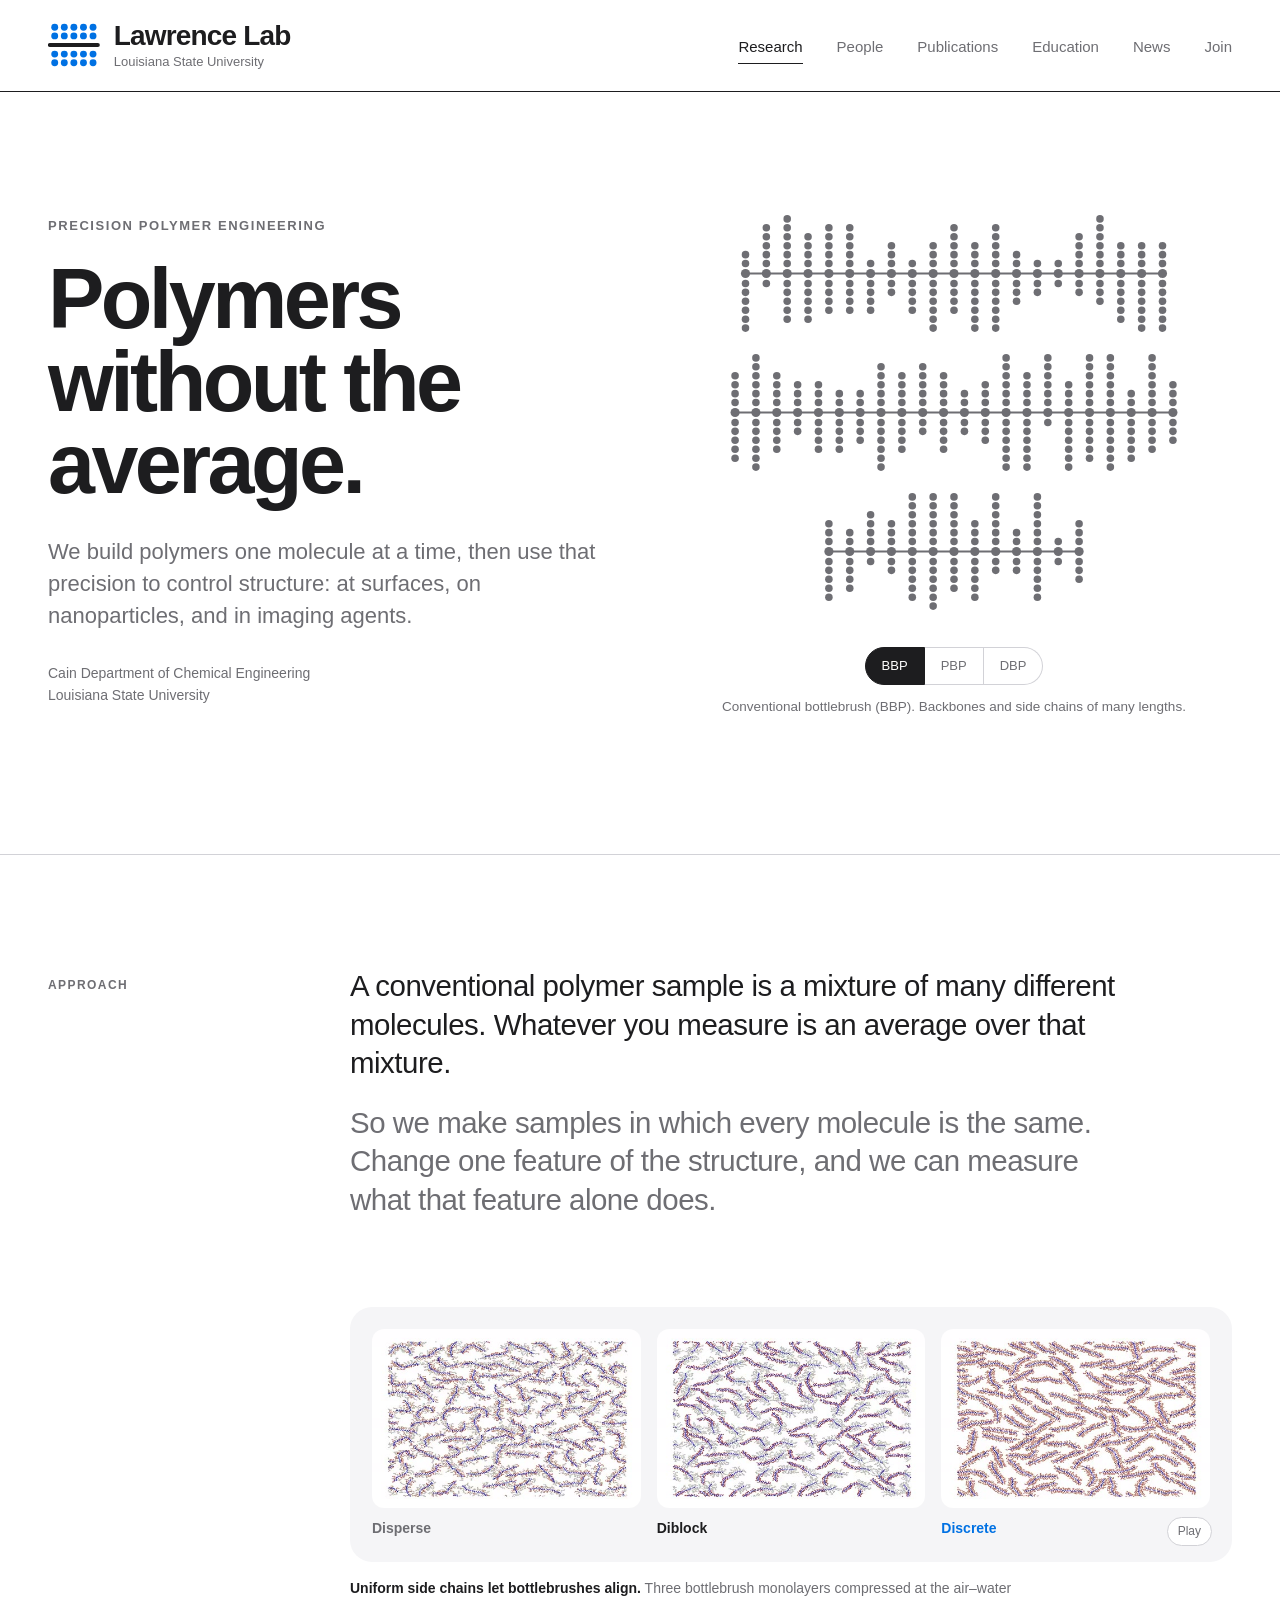
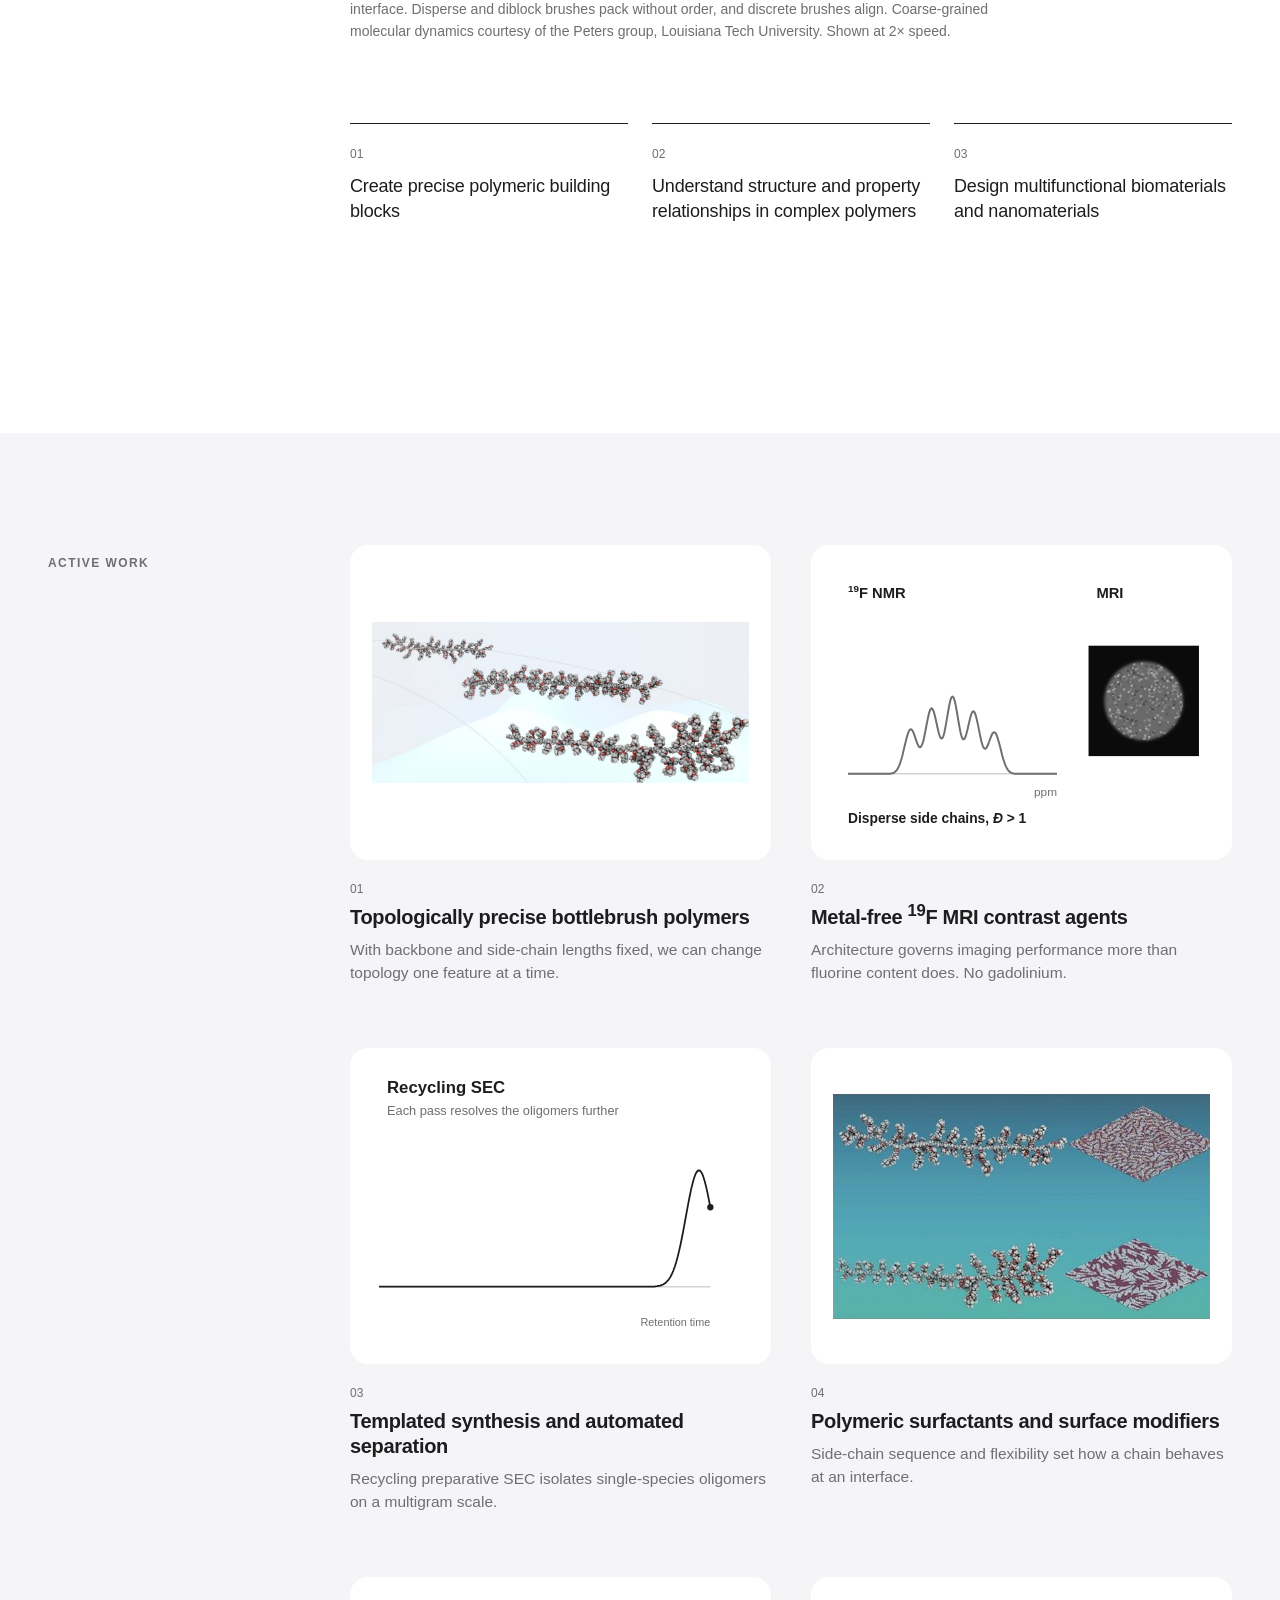
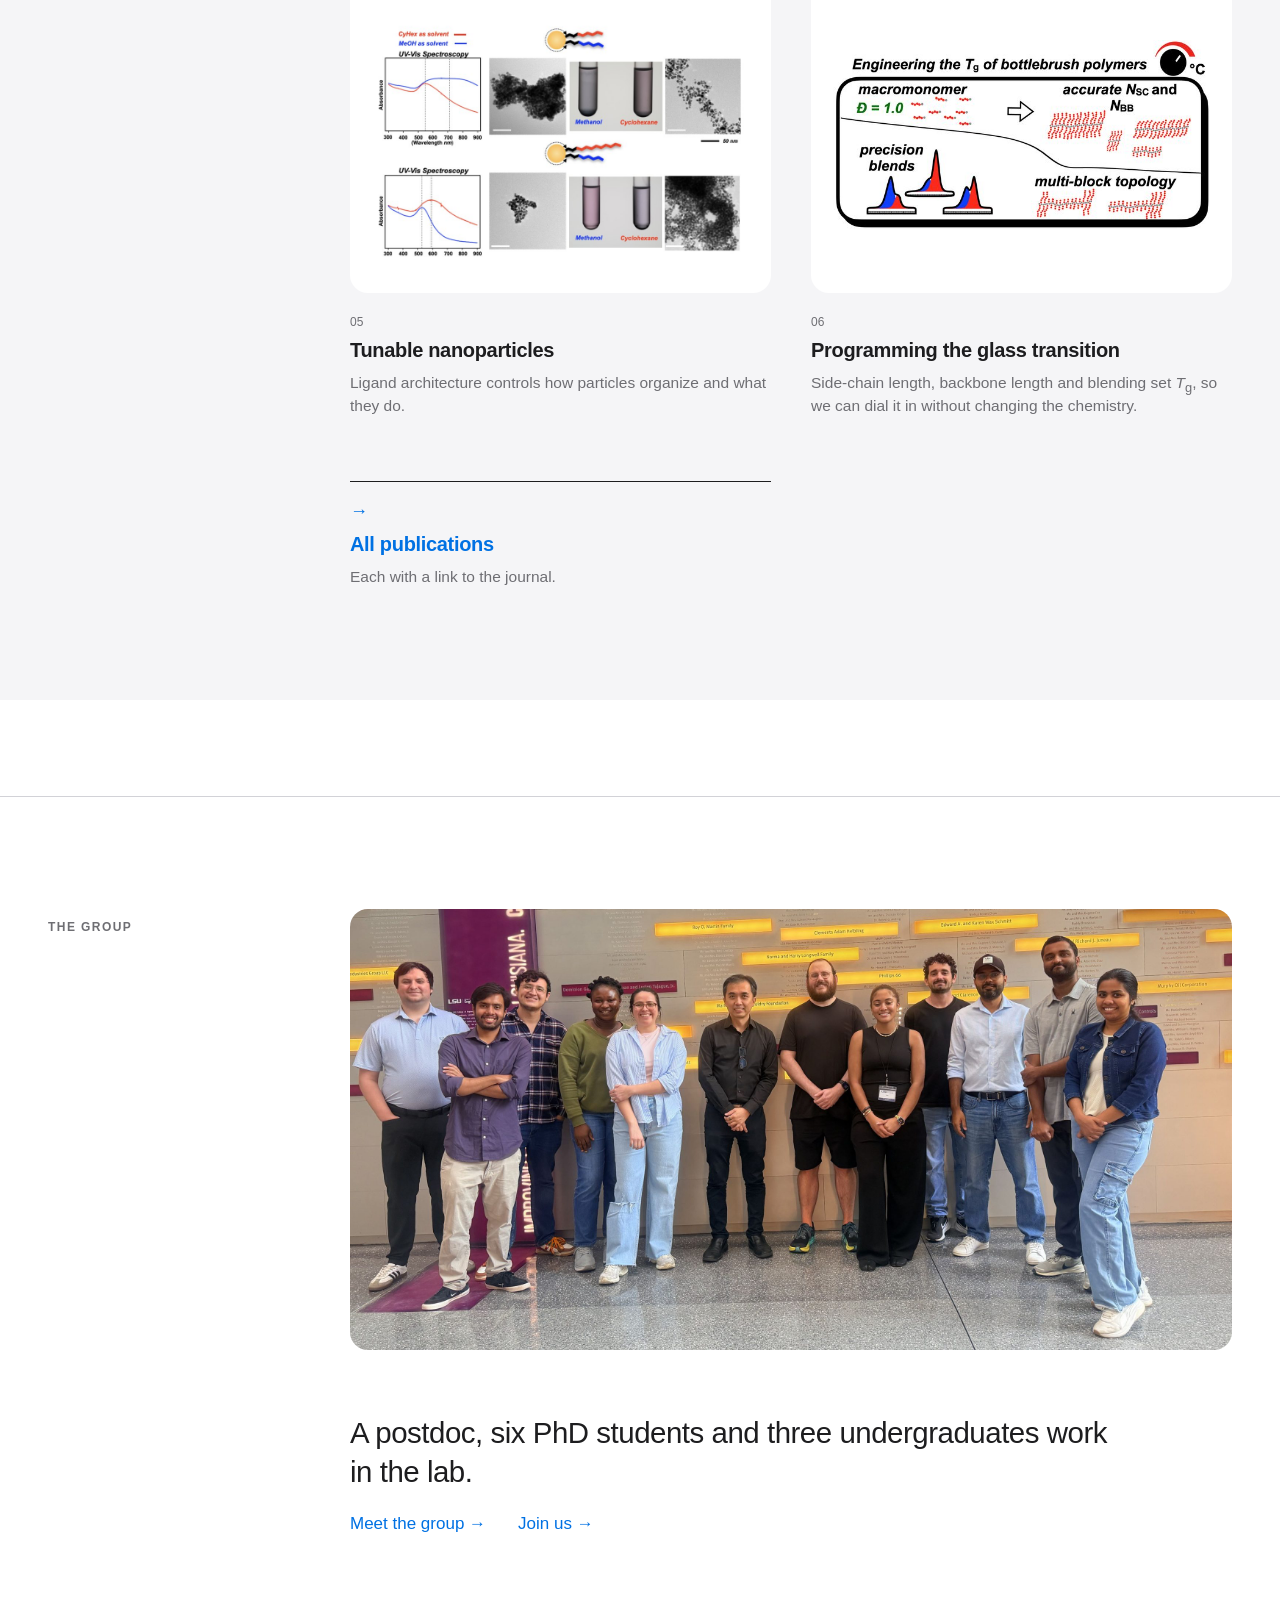
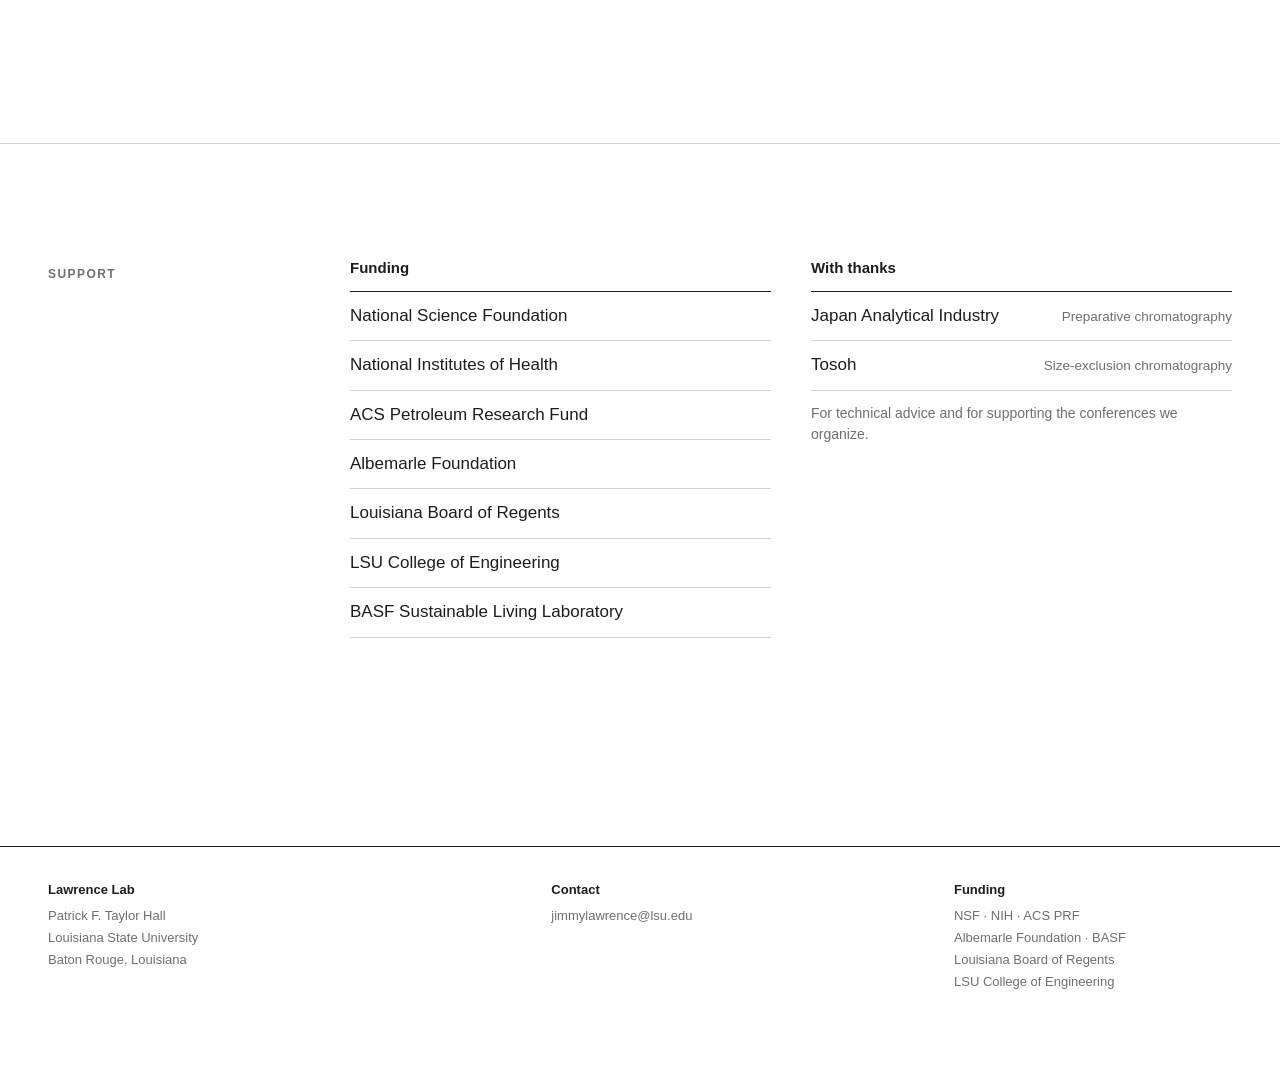
<file: index.html>
<!DOCTYPE html>
<html lang="en">
<head>
<meta charset="utf-8">
<meta name="viewport" content="width=device-width,initial-scale=1">
<title>Lawrence Lab</title>
<meta name="description" content="Precision polymer engineering. Cain Department of Chemical Engineering, Louisiana State University.">
<link rel="canonical" href="https://www.jlawrencelab.com/">
<meta name="color-scheme" content="light dark">
<link rel="icon" href="favicon.svg" type="image/svg+xml">
<link rel="icon" href="favicon-32.png" sizes="32x32" type="image/png">
<link rel="apple-touch-icon" href="apple-touch-icon.png">
<link rel="stylesheet" href="style.css">
<script src="site.js" defer></script>
</head>
<body class="home">

<header class="top"><div class="grid">
  <div class="wordmark"><a class="brand" href="index.html" aria-label="Lawrence Lab, home"><svg class="mark" viewBox="5 8 54 48" aria-hidden="true" focusable="false"><line class="bb" x1="7" y1="32" x2="57" y2="32"/><circle class="bd" cx="12" cy="13.5" r="3.6"/><circle class="bd" cx="12" cy="22.5" r="3.6"/><circle class="bd" cx="12" cy="41.5" r="3.6"/><circle class="bd" cx="12" cy="50.5" r="3.6"/><circle class="bd" cx="22" cy="13.5" r="3.6"/><circle class="bd" cx="22" cy="22.5" r="3.6"/><circle class="bd" cx="22" cy="41.5" r="3.6"/><circle class="bd" cx="22" cy="50.5" r="3.6"/><circle class="bd" cx="32" cy="13.5" r="3.6"/><circle class="bd" cx="32" cy="22.5" r="3.6"/><circle class="bd" cx="32" cy="41.5" r="3.6"/><circle class="bd" cx="32" cy="50.5" r="3.6"/><circle class="bd" cx="42" cy="13.5" r="3.6"/><circle class="bd" cx="42" cy="22.5" r="3.6"/><circle class="bd" cx="42" cy="41.5" r="3.6"/><circle class="bd" cx="42" cy="50.5" r="3.6"/><circle class="bd" cx="52" cy="13.5" r="3.6"/><circle class="bd" cx="52" cy="22.5" r="3.6"/><circle class="bd" cx="52" cy="41.5" r="3.6"/><circle class="bd" cx="52" cy="50.5" r="3.6"/></svg><span class="txt"><span class="nm">Lawrence Lab</span><span class="sub">Louisiana State University</span></span></a></div>
  <nav class="main">
    <a href="index.html" aria-current="page">Research</a>
    <a href="people.html">People</a>
    <a href="publications.html">Publications</a>
    <a href="education.html">Education</a>
    <a href="news.html">News</a>
    <a href="join.html">Join</a>
  </nav>
</div></header>

<div class="hero grid">
  <div class="hero-text">
    <p class="eyebrow">Precision polymer engineering</p>
    <h1>Polymers without the average.</h1>
    <p class="sub">We build polymers one molecule at a time, then use that precision to control
    structure: at surfaces, on nanoparticles, and in imaging agents.</p>
    <p class="where">Cain Department of Chemical&nbsp;Engineering<br>Louisiana State University</p>
  </div>
  <figure class="brushfig" data-state="dbp" aria-label="Three bottlebrush polymers changing from disperse backbones and side chains, to identical side chains, to fully identical molecules.">
    <svg class="brush" viewBox="0 0 560 420" role="img" aria-hidden="true">
    <g class="mol" transform="translate(280 70)">
    <line class="bb" x1="-220.5" y1="0" x2="220.5" y2="0" style="transform:scaleX(0.7143)"/>
    <g class="col" style="transform:translateX(-157.5px)">
    <circle class="b" cx="0" cy="-10" r="3.8" data-k="0"/>
    <circle class="b" cx="0" cy="-19" r="3.8" data-k="1"/>
    <circle class="b" cx="0" cy="-28" r="3.8" data-k="2"/>
    <circle class="b" cx="0" cy="-37" r="3.8" data-k="3"/>
    <circle class="b off" cx="0" cy="-46" r="3.8" data-k="4"/>
    <circle class="b off" cx="0" cy="-55" r="3.8" data-k="5"/>
    <circle class="b" cx="0" cy="10" r="3.8" data-k="0"/>
    <circle class="b" cx="0" cy="19" r="3.8" data-k="1"/>
    <circle class="b" cx="0" cy="28" r="3.8" data-k="2"/>
    <circle class="b" cx="0" cy="37" r="3.8" data-k="3"/>
    <circle class="b off" cx="0" cy="46" r="3.8" data-k="4"/>
    <circle class="b off" cx="0" cy="55" r="3.8" data-k="5"/>
    <circle class="bk" cx="0" cy="0" r="4.6"/>
    </g>
    <g class="col" style="transform:translateX(-136.5px)">
    <circle class="b" cx="0" cy="-10" r="3.8" data-k="0"/>
    <circle class="b" cx="0" cy="-19" r="3.8" data-k="1"/>
    <circle class="b" cx="0" cy="-28" r="3.8" data-k="2"/>
    <circle class="b" cx="0" cy="-37" r="3.8" data-k="3"/>
    <circle class="b off" cx="0" cy="-46" r="3.8" data-k="4"/>
    <circle class="b off" cx="0" cy="-55" r="3.8" data-k="5"/>
    <circle class="b" cx="0" cy="10" r="3.8" data-k="0"/>
    <circle class="b" cx="0" cy="19" r="3.8" data-k="1"/>
    <circle class="b" cx="0" cy="28" r="3.8" data-k="2"/>
    <circle class="b" cx="0" cy="37" r="3.8" data-k="3"/>
    <circle class="b off" cx="0" cy="46" r="3.8" data-k="4"/>
    <circle class="b off" cx="0" cy="55" r="3.8" data-k="5"/>
    <circle class="bk" cx="0" cy="0" r="4.6"/>
    </g>
    <g class="col" style="transform:translateX(-115.5px)">
    <circle class="b" cx="0" cy="-10" r="3.8" data-k="0"/>
    <circle class="b" cx="0" cy="-19" r="3.8" data-k="1"/>
    <circle class="b" cx="0" cy="-28" r="3.8" data-k="2"/>
    <circle class="b" cx="0" cy="-37" r="3.8" data-k="3"/>
    <circle class="b off" cx="0" cy="-46" r="3.8" data-k="4"/>
    <circle class="b off" cx="0" cy="-55" r="3.8" data-k="5"/>
    <circle class="b" cx="0" cy="10" r="3.8" data-k="0"/>
    <circle class="b" cx="0" cy="19" r="3.8" data-k="1"/>
    <circle class="b" cx="0" cy="28" r="3.8" data-k="2"/>
    <circle class="b" cx="0" cy="37" r="3.8" data-k="3"/>
    <circle class="b off" cx="0" cy="46" r="3.8" data-k="4"/>
    <circle class="b off" cx="0" cy="55" r="3.8" data-k="5"/>
    <circle class="bk" cx="0" cy="0" r="4.6"/>
    </g>
    <g class="col" style="transform:translateX(-94.5px)">
    <circle class="b" cx="0" cy="-10" r="3.8" data-k="0"/>
    <circle class="b" cx="0" cy="-19" r="3.8" data-k="1"/>
    <circle class="b" cx="0" cy="-28" r="3.8" data-k="2"/>
    <circle class="b" cx="0" cy="-37" r="3.8" data-k="3"/>
    <circle class="b off" cx="0" cy="-46" r="3.8" data-k="4"/>
    <circle class="b off" cx="0" cy="-55" r="3.8" data-k="5"/>
    <circle class="b" cx="0" cy="10" r="3.8" data-k="0"/>
    <circle class="b" cx="0" cy="19" r="3.8" data-k="1"/>
    <circle class="b" cx="0" cy="28" r="3.8" data-k="2"/>
    <circle class="b" cx="0" cy="37" r="3.8" data-k="3"/>
    <circle class="b off" cx="0" cy="46" r="3.8" data-k="4"/>
    <circle class="b off" cx="0" cy="55" r="3.8" data-k="5"/>
    <circle class="bk" cx="0" cy="0" r="4.6"/>
    </g>
    <g class="col" style="transform:translateX(-73.5px)">
    <circle class="b" cx="0" cy="-10" r="3.8" data-k="0"/>
    <circle class="b" cx="0" cy="-19" r="3.8" data-k="1"/>
    <circle class="b" cx="0" cy="-28" r="3.8" data-k="2"/>
    <circle class="b" cx="0" cy="-37" r="3.8" data-k="3"/>
    <circle class="b off" cx="0" cy="-46" r="3.8" data-k="4"/>
    <circle class="b off" cx="0" cy="-55" r="3.8" data-k="5"/>
    <circle class="b" cx="0" cy="10" r="3.8" data-k="0"/>
    <circle class="b" cx="0" cy="19" r="3.8" data-k="1"/>
    <circle class="b" cx="0" cy="28" r="3.8" data-k="2"/>
    <circle class="b" cx="0" cy="37" r="3.8" data-k="3"/>
    <circle class="b off" cx="0" cy="46" r="3.8" data-k="4"/>
    <circle class="b off" cx="0" cy="55" r="3.8" data-k="5"/>
    <circle class="bk" cx="0" cy="0" r="4.6"/>
    </g>
    <g class="col" style="transform:translateX(-52.5px)">
    <circle class="b" cx="0" cy="-10" r="3.8" data-k="0"/>
    <circle class="b" cx="0" cy="-19" r="3.8" data-k="1"/>
    <circle class="b" cx="0" cy="-28" r="3.8" data-k="2"/>
    <circle class="b" cx="0" cy="-37" r="3.8" data-k="3"/>
    <circle class="b off" cx="0" cy="-46" r="3.8" data-k="4"/>
    <circle class="b off" cx="0" cy="-55" r="3.8" data-k="5"/>
    <circle class="b" cx="0" cy="10" r="3.8" data-k="0"/>
    <circle class="b" cx="0" cy="19" r="3.8" data-k="1"/>
    <circle class="b" cx="0" cy="28" r="3.8" data-k="2"/>
    <circle class="b" cx="0" cy="37" r="3.8" data-k="3"/>
    <circle class="b off" cx="0" cy="46" r="3.8" data-k="4"/>
    <circle class="b off" cx="0" cy="55" r="3.8" data-k="5"/>
    <circle class="bk" cx="0" cy="0" r="4.6"/>
    </g>
    <g class="col" style="transform:translateX(-31.5px)">
    <circle class="b" cx="0" cy="-10" r="3.8" data-k="0"/>
    <circle class="b" cx="0" cy="-19" r="3.8" data-k="1"/>
    <circle class="b" cx="0" cy="-28" r="3.8" data-k="2"/>
    <circle class="b" cx="0" cy="-37" r="3.8" data-k="3"/>
    <circle class="b off" cx="0" cy="-46" r="3.8" data-k="4"/>
    <circle class="b off" cx="0" cy="-55" r="3.8" data-k="5"/>
    <circle class="b" cx="0" cy="10" r="3.8" data-k="0"/>
    <circle class="b" cx="0" cy="19" r="3.8" data-k="1"/>
    <circle class="b" cx="0" cy="28" r="3.8" data-k="2"/>
    <circle class="b" cx="0" cy="37" r="3.8" data-k="3"/>
    <circle class="b off" cx="0" cy="46" r="3.8" data-k="4"/>
    <circle class="b off" cx="0" cy="55" r="3.8" data-k="5"/>
    <circle class="bk" cx="0" cy="0" r="4.6"/>
    </g>
    <g class="col" style="transform:translateX(-10.5px)">
    <circle class="b" cx="0" cy="-10" r="3.8" data-k="0"/>
    <circle class="b" cx="0" cy="-19" r="3.8" data-k="1"/>
    <circle class="b" cx="0" cy="-28" r="3.8" data-k="2"/>
    <circle class="b" cx="0" cy="-37" r="3.8" data-k="3"/>
    <circle class="b off" cx="0" cy="-46" r="3.8" data-k="4"/>
    <circle class="b off" cx="0" cy="-55" r="3.8" data-k="5"/>
    <circle class="b" cx="0" cy="10" r="3.8" data-k="0"/>
    <circle class="b" cx="0" cy="19" r="3.8" data-k="1"/>
    <circle class="b" cx="0" cy="28" r="3.8" data-k="2"/>
    <circle class="b" cx="0" cy="37" r="3.8" data-k="3"/>
    <circle class="b off" cx="0" cy="46" r="3.8" data-k="4"/>
    <circle class="b off" cx="0" cy="55" r="3.8" data-k="5"/>
    <circle class="bk" cx="0" cy="0" r="4.6"/>
    </g>
    <g class="col" style="transform:translateX(10.5px)">
    <circle class="b" cx="0" cy="-10" r="3.8" data-k="0"/>
    <circle class="b" cx="0" cy="-19" r="3.8" data-k="1"/>
    <circle class="b" cx="0" cy="-28" r="3.8" data-k="2"/>
    <circle class="b" cx="0" cy="-37" r="3.8" data-k="3"/>
    <circle class="b off" cx="0" cy="-46" r="3.8" data-k="4"/>
    <circle class="b off" cx="0" cy="-55" r="3.8" data-k="5"/>
    <circle class="b" cx="0" cy="10" r="3.8" data-k="0"/>
    <circle class="b" cx="0" cy="19" r="3.8" data-k="1"/>
    <circle class="b" cx="0" cy="28" r="3.8" data-k="2"/>
    <circle class="b" cx="0" cy="37" r="3.8" data-k="3"/>
    <circle class="b off" cx="0" cy="46" r="3.8" data-k="4"/>
    <circle class="b off" cx="0" cy="55" r="3.8" data-k="5"/>
    <circle class="bk" cx="0" cy="0" r="4.6"/>
    </g>
    <g class="col" style="transform:translateX(31.5px)">
    <circle class="b" cx="0" cy="-10" r="3.8" data-k="0"/>
    <circle class="b" cx="0" cy="-19" r="3.8" data-k="1"/>
    <circle class="b" cx="0" cy="-28" r="3.8" data-k="2"/>
    <circle class="b" cx="0" cy="-37" r="3.8" data-k="3"/>
    <circle class="b off" cx="0" cy="-46" r="3.8" data-k="4"/>
    <circle class="b off" cx="0" cy="-55" r="3.8" data-k="5"/>
    <circle class="b" cx="0" cy="10" r="3.8" data-k="0"/>
    <circle class="b" cx="0" cy="19" r="3.8" data-k="1"/>
    <circle class="b" cx="0" cy="28" r="3.8" data-k="2"/>
    <circle class="b" cx="0" cy="37" r="3.8" data-k="3"/>
    <circle class="b off" cx="0" cy="46" r="3.8" data-k="4"/>
    <circle class="b off" cx="0" cy="55" r="3.8" data-k="5"/>
    <circle class="bk" cx="0" cy="0" r="4.6"/>
    </g>
    <g class="col" style="transform:translateX(52.5px)">
    <circle class="b" cx="0" cy="-10" r="3.8" data-k="0"/>
    <circle class="b" cx="0" cy="-19" r="3.8" data-k="1"/>
    <circle class="b" cx="0" cy="-28" r="3.8" data-k="2"/>
    <circle class="b" cx="0" cy="-37" r="3.8" data-k="3"/>
    <circle class="b off" cx="0" cy="-46" r="3.8" data-k="4"/>
    <circle class="b off" cx="0" cy="-55" r="3.8" data-k="5"/>
    <circle class="b" cx="0" cy="10" r="3.8" data-k="0"/>
    <circle class="b" cx="0" cy="19" r="3.8" data-k="1"/>
    <circle class="b" cx="0" cy="28" r="3.8" data-k="2"/>
    <circle class="b" cx="0" cy="37" r="3.8" data-k="3"/>
    <circle class="b off" cx="0" cy="46" r="3.8" data-k="4"/>
    <circle class="b off" cx="0" cy="55" r="3.8" data-k="5"/>
    <circle class="bk" cx="0" cy="0" r="4.6"/>
    </g>
    <g class="col" style="transform:translateX(73.5px)">
    <circle class="b" cx="0" cy="-10" r="3.8" data-k="0"/>
    <circle class="b" cx="0" cy="-19" r="3.8" data-k="1"/>
    <circle class="b" cx="0" cy="-28" r="3.8" data-k="2"/>
    <circle class="b" cx="0" cy="-37" r="3.8" data-k="3"/>
    <circle class="b off" cx="0" cy="-46" r="3.8" data-k="4"/>
    <circle class="b off" cx="0" cy="-55" r="3.8" data-k="5"/>
    <circle class="b" cx="0" cy="10" r="3.8" data-k="0"/>
    <circle class="b" cx="0" cy="19" r="3.8" data-k="1"/>
    <circle class="b" cx="0" cy="28" r="3.8" data-k="2"/>
    <circle class="b" cx="0" cy="37" r="3.8" data-k="3"/>
    <circle class="b off" cx="0" cy="46" r="3.8" data-k="4"/>
    <circle class="b off" cx="0" cy="55" r="3.8" data-k="5"/>
    <circle class="bk" cx="0" cy="0" r="4.6"/>
    </g>
    <g class="col" style="transform:translateX(94.5px)">
    <circle class="b" cx="0" cy="-10" r="3.8" data-k="0"/>
    <circle class="b" cx="0" cy="-19" r="3.8" data-k="1"/>
    <circle class="b" cx="0" cy="-28" r="3.8" data-k="2"/>
    <circle class="b" cx="0" cy="-37" r="3.8" data-k="3"/>
    <circle class="b off" cx="0" cy="-46" r="3.8" data-k="4"/>
    <circle class="b off" cx="0" cy="-55" r="3.8" data-k="5"/>
    <circle class="b" cx="0" cy="10" r="3.8" data-k="0"/>
    <circle class="b" cx="0" cy="19" r="3.8" data-k="1"/>
    <circle class="b" cx="0" cy="28" r="3.8" data-k="2"/>
    <circle class="b" cx="0" cy="37" r="3.8" data-k="3"/>
    <circle class="b off" cx="0" cy="46" r="3.8" data-k="4"/>
    <circle class="b off" cx="0" cy="55" r="3.8" data-k="5"/>
    <circle class="bk" cx="0" cy="0" r="4.6"/>
    </g>
    <g class="col" style="transform:translateX(115.5px)">
    <circle class="b" cx="0" cy="-10" r="3.8" data-k="0"/>
    <circle class="b" cx="0" cy="-19" r="3.8" data-k="1"/>
    <circle class="b" cx="0" cy="-28" r="3.8" data-k="2"/>
    <circle class="b" cx="0" cy="-37" r="3.8" data-k="3"/>
    <circle class="b off" cx="0" cy="-46" r="3.8" data-k="4"/>
    <circle class="b off" cx="0" cy="-55" r="3.8" data-k="5"/>
    <circle class="b" cx="0" cy="10" r="3.8" data-k="0"/>
    <circle class="b" cx="0" cy="19" r="3.8" data-k="1"/>
    <circle class="b" cx="0" cy="28" r="3.8" data-k="2"/>
    <circle class="b" cx="0" cy="37" r="3.8" data-k="3"/>
    <circle class="b off" cx="0" cy="46" r="3.8" data-k="4"/>
    <circle class="b off" cx="0" cy="55" r="3.8" data-k="5"/>
    <circle class="bk" cx="0" cy="0" r="4.6"/>
    </g>
    <g class="col" style="transform:translateX(136.5px)">
    <circle class="b" cx="0" cy="-10" r="3.8" data-k="0"/>
    <circle class="b" cx="0" cy="-19" r="3.8" data-k="1"/>
    <circle class="b" cx="0" cy="-28" r="3.8" data-k="2"/>
    <circle class="b" cx="0" cy="-37" r="3.8" data-k="3"/>
    <circle class="b off" cx="0" cy="-46" r="3.8" data-k="4"/>
    <circle class="b off" cx="0" cy="-55" r="3.8" data-k="5"/>
    <circle class="b" cx="0" cy="10" r="3.8" data-k="0"/>
    <circle class="b" cx="0" cy="19" r="3.8" data-k="1"/>
    <circle class="b" cx="0" cy="28" r="3.8" data-k="2"/>
    <circle class="b" cx="0" cy="37" r="3.8" data-k="3"/>
    <circle class="b off" cx="0" cy="46" r="3.8" data-k="4"/>
    <circle class="b off" cx="0" cy="55" r="3.8" data-k="5"/>
    <circle class="bk" cx="0" cy="0" r="4.6"/>
    </g>
    <g class="col" style="transform:translateX(157.5px)">
    <circle class="b" cx="0" cy="-10" r="3.8" data-k="0"/>
    <circle class="b" cx="0" cy="-19" r="3.8" data-k="1"/>
    <circle class="b" cx="0" cy="-28" r="3.8" data-k="2"/>
    <circle class="b" cx="0" cy="-37" r="3.8" data-k="3"/>
    <circle class="b off" cx="0" cy="-46" r="3.8" data-k="4"/>
    <circle class="b off" cx="0" cy="-55" r="3.8" data-k="5"/>
    <circle class="b" cx="0" cy="10" r="3.8" data-k="0"/>
    <circle class="b" cx="0" cy="19" r="3.8" data-k="1"/>
    <circle class="b" cx="0" cy="28" r="3.8" data-k="2"/>
    <circle class="b" cx="0" cy="37" r="3.8" data-k="3"/>
    <circle class="b off" cx="0" cy="46" r="3.8" data-k="4"/>
    <circle class="b off" cx="0" cy="55" r="3.8" data-k="5"/>
    <circle class="bk" cx="0" cy="0" r="4.6"/>
    </g>
    <g class="col gone" style="transform:translateX(178.5px)">
    <circle class="b" cx="0" cy="-10" r="3.8" data-k="0"/>
    <circle class="b" cx="0" cy="-19" r="3.8" data-k="1"/>
    <circle class="b" cx="0" cy="-28" r="3.8" data-k="2"/>
    <circle class="b" cx="0" cy="-37" r="3.8" data-k="3"/>
    <circle class="b off" cx="0" cy="-46" r="3.8" data-k="4"/>
    <circle class="b off" cx="0" cy="-55" r="3.8" data-k="5"/>
    <circle class="b" cx="0" cy="10" r="3.8" data-k="0"/>
    <circle class="b" cx="0" cy="19" r="3.8" data-k="1"/>
    <circle class="b" cx="0" cy="28" r="3.8" data-k="2"/>
    <circle class="b" cx="0" cy="37" r="3.8" data-k="3"/>
    <circle class="b off" cx="0" cy="46" r="3.8" data-k="4"/>
    <circle class="b off" cx="0" cy="55" r="3.8" data-k="5"/>
    <circle class="bk" cx="0" cy="0" r="4.6"/>
    </g>
    <g class="col gone" style="transform:translateX(199.5px)">
    <circle class="b" cx="0" cy="-10" r="3.8" data-k="0"/>
    <circle class="b" cx="0" cy="-19" r="3.8" data-k="1"/>
    <circle class="b" cx="0" cy="-28" r="3.8" data-k="2"/>
    <circle class="b" cx="0" cy="-37" r="3.8" data-k="3"/>
    <circle class="b off" cx="0" cy="-46" r="3.8" data-k="4"/>
    <circle class="b off" cx="0" cy="-55" r="3.8" data-k="5"/>
    <circle class="b" cx="0" cy="10" r="3.8" data-k="0"/>
    <circle class="b" cx="0" cy="19" r="3.8" data-k="1"/>
    <circle class="b" cx="0" cy="28" r="3.8" data-k="2"/>
    <circle class="b" cx="0" cy="37" r="3.8" data-k="3"/>
    <circle class="b off" cx="0" cy="46" r="3.8" data-k="4"/>
    <circle class="b off" cx="0" cy="55" r="3.8" data-k="5"/>
    <circle class="bk" cx="0" cy="0" r="4.6"/>
    </g>
    <g class="col gone" style="transform:translateX(220.5px)">
    <circle class="b" cx="0" cy="-10" r="3.8" data-k="0"/>
    <circle class="b" cx="0" cy="-19" r="3.8" data-k="1"/>
    <circle class="b" cx="0" cy="-28" r="3.8" data-k="2"/>
    <circle class="b" cx="0" cy="-37" r="3.8" data-k="3"/>
    <circle class="b off" cx="0" cy="-46" r="3.8" data-k="4"/>
    <circle class="b off" cx="0" cy="-55" r="3.8" data-k="5"/>
    <circle class="b" cx="0" cy="10" r="3.8" data-k="0"/>
    <circle class="b" cx="0" cy="19" r="3.8" data-k="1"/>
    <circle class="b" cx="0" cy="28" r="3.8" data-k="2"/>
    <circle class="b" cx="0" cy="37" r="3.8" data-k="3"/>
    <circle class="b off" cx="0" cy="46" r="3.8" data-k="4"/>
    <circle class="b off" cx="0" cy="55" r="3.8" data-k="5"/>
    <circle class="bk" cx="0" cy="0" r="4.6"/>
    </g>
    <g class="col gone" style="transform:translateX(241.5px)">
    <circle class="b" cx="0" cy="-10" r="3.8" data-k="0"/>
    <circle class="b" cx="0" cy="-19" r="3.8" data-k="1"/>
    <circle class="b" cx="0" cy="-28" r="3.8" data-k="2"/>
    <circle class="b" cx="0" cy="-37" r="3.8" data-k="3"/>
    <circle class="b off" cx="0" cy="-46" r="3.8" data-k="4"/>
    <circle class="b off" cx="0" cy="-55" r="3.8" data-k="5"/>
    <circle class="b" cx="0" cy="10" r="3.8" data-k="0"/>
    <circle class="b" cx="0" cy="19" r="3.8" data-k="1"/>
    <circle class="b" cx="0" cy="28" r="3.8" data-k="2"/>
    <circle class="b" cx="0" cy="37" r="3.8" data-k="3"/>
    <circle class="b off" cx="0" cy="46" r="3.8" data-k="4"/>
    <circle class="b off" cx="0" cy="55" r="3.8" data-k="5"/>
    <circle class="bk" cx="0" cy="0" r="4.6"/>
    </g>
    <g class="col gone" style="transform:translateX(262.5px)">
    <circle class="b" cx="0" cy="-10" r="3.8" data-k="0"/>
    <circle class="b" cx="0" cy="-19" r="3.8" data-k="1"/>
    <circle class="b" cx="0" cy="-28" r="3.8" data-k="2"/>
    <circle class="b" cx="0" cy="-37" r="3.8" data-k="3"/>
    <circle class="b off" cx="0" cy="-46" r="3.8" data-k="4"/>
    <circle class="b off" cx="0" cy="-55" r="3.8" data-k="5"/>
    <circle class="b" cx="0" cy="10" r="3.8" data-k="0"/>
    <circle class="b" cx="0" cy="19" r="3.8" data-k="1"/>
    <circle class="b" cx="0" cy="28" r="3.8" data-k="2"/>
    <circle class="b" cx="0" cy="37" r="3.8" data-k="3"/>
    <circle class="b off" cx="0" cy="46" r="3.8" data-k="4"/>
    <circle class="b off" cx="0" cy="55" r="3.8" data-k="5"/>
    <circle class="bk" cx="0" cy="0" r="4.6"/>
    </g>
    <g class="col gone" style="transform:translateX(283.5px)">
    <circle class="b" cx="0" cy="-10" r="3.8" data-k="0"/>
    <circle class="b" cx="0" cy="-19" r="3.8" data-k="1"/>
    <circle class="b" cx="0" cy="-28" r="3.8" data-k="2"/>
    <circle class="b" cx="0" cy="-37" r="3.8" data-k="3"/>
    <circle class="b off" cx="0" cy="-46" r="3.8" data-k="4"/>
    <circle class="b off" cx="0" cy="-55" r="3.8" data-k="5"/>
    <circle class="b" cx="0" cy="10" r="3.8" data-k="0"/>
    <circle class="b" cx="0" cy="19" r="3.8" data-k="1"/>
    <circle class="b" cx="0" cy="28" r="3.8" data-k="2"/>
    <circle class="b" cx="0" cy="37" r="3.8" data-k="3"/>
    <circle class="b off" cx="0" cy="46" r="3.8" data-k="4"/>
    <circle class="b off" cx="0" cy="55" r="3.8" data-k="5"/>
    <circle class="bk" cx="0" cy="0" r="4.6"/>
    </g>
    </g>
    <g class="mol" transform="translate(280 210)">
    <line class="bb" x1="-220.5" y1="0" x2="220.5" y2="0" style="transform:scaleX(0.7143)"/>
    <g class="col" style="transform:translateX(-157.5px)">
    <circle class="b" cx="0" cy="-10" r="3.8" data-k="0"/>
    <circle class="b" cx="0" cy="-19" r="3.8" data-k="1"/>
    <circle class="b" cx="0" cy="-28" r="3.8" data-k="2"/>
    <circle class="b" cx="0" cy="-37" r="3.8" data-k="3"/>
    <circle class="b off" cx="0" cy="-46" r="3.8" data-k="4"/>
    <circle class="b off" cx="0" cy="-55" r="3.8" data-k="5"/>
    <circle class="b" cx="0" cy="10" r="3.8" data-k="0"/>
    <circle class="b" cx="0" cy="19" r="3.8" data-k="1"/>
    <circle class="b" cx="0" cy="28" r="3.8" data-k="2"/>
    <circle class="b" cx="0" cy="37" r="3.8" data-k="3"/>
    <circle class="b off" cx="0" cy="46" r="3.8" data-k="4"/>
    <circle class="b off" cx="0" cy="55" r="3.8" data-k="5"/>
    <circle class="bk" cx="0" cy="0" r="4.6"/>
    </g>
    <g class="col" style="transform:translateX(-136.5px)">
    <circle class="b" cx="0" cy="-10" r="3.8" data-k="0"/>
    <circle class="b" cx="0" cy="-19" r="3.8" data-k="1"/>
    <circle class="b" cx="0" cy="-28" r="3.8" data-k="2"/>
    <circle class="b" cx="0" cy="-37" r="3.8" data-k="3"/>
    <circle class="b off" cx="0" cy="-46" r="3.8" data-k="4"/>
    <circle class="b off" cx="0" cy="-55" r="3.8" data-k="5"/>
    <circle class="b" cx="0" cy="10" r="3.8" data-k="0"/>
    <circle class="b" cx="0" cy="19" r="3.8" data-k="1"/>
    <circle class="b" cx="0" cy="28" r="3.8" data-k="2"/>
    <circle class="b" cx="0" cy="37" r="3.8" data-k="3"/>
    <circle class="b off" cx="0" cy="46" r="3.8" data-k="4"/>
    <circle class="b off" cx="0" cy="55" r="3.8" data-k="5"/>
    <circle class="bk" cx="0" cy="0" r="4.6"/>
    </g>
    <g class="col" style="transform:translateX(-115.5px)">
    <circle class="b" cx="0" cy="-10" r="3.8" data-k="0"/>
    <circle class="b" cx="0" cy="-19" r="3.8" data-k="1"/>
    <circle class="b" cx="0" cy="-28" r="3.8" data-k="2"/>
    <circle class="b" cx="0" cy="-37" r="3.8" data-k="3"/>
    <circle class="b off" cx="0" cy="-46" r="3.8" data-k="4"/>
    <circle class="b off" cx="0" cy="-55" r="3.8" data-k="5"/>
    <circle class="b" cx="0" cy="10" r="3.8" data-k="0"/>
    <circle class="b" cx="0" cy="19" r="3.8" data-k="1"/>
    <circle class="b" cx="0" cy="28" r="3.8" data-k="2"/>
    <circle class="b" cx="0" cy="37" r="3.8" data-k="3"/>
    <circle class="b off" cx="0" cy="46" r="3.8" data-k="4"/>
    <circle class="b off" cx="0" cy="55" r="3.8" data-k="5"/>
    <circle class="bk" cx="0" cy="0" r="4.6"/>
    </g>
    <g class="col" style="transform:translateX(-94.5px)">
    <circle class="b" cx="0" cy="-10" r="3.8" data-k="0"/>
    <circle class="b" cx="0" cy="-19" r="3.8" data-k="1"/>
    <circle class="b" cx="0" cy="-28" r="3.8" data-k="2"/>
    <circle class="b" cx="0" cy="-37" r="3.8" data-k="3"/>
    <circle class="b off" cx="0" cy="-46" r="3.8" data-k="4"/>
    <circle class="b off" cx="0" cy="-55" r="3.8" data-k="5"/>
    <circle class="b" cx="0" cy="10" r="3.8" data-k="0"/>
    <circle class="b" cx="0" cy="19" r="3.8" data-k="1"/>
    <circle class="b" cx="0" cy="28" r="3.8" data-k="2"/>
    <circle class="b" cx="0" cy="37" r="3.8" data-k="3"/>
    <circle class="b off" cx="0" cy="46" r="3.8" data-k="4"/>
    <circle class="b off" cx="0" cy="55" r="3.8" data-k="5"/>
    <circle class="bk" cx="0" cy="0" r="4.6"/>
    </g>
    <g class="col" style="transform:translateX(-73.5px)">
    <circle class="b" cx="0" cy="-10" r="3.8" data-k="0"/>
    <circle class="b" cx="0" cy="-19" r="3.8" data-k="1"/>
    <circle class="b" cx="0" cy="-28" r="3.8" data-k="2"/>
    <circle class="b" cx="0" cy="-37" r="3.8" data-k="3"/>
    <circle class="b off" cx="0" cy="-46" r="3.8" data-k="4"/>
    <circle class="b off" cx="0" cy="-55" r="3.8" data-k="5"/>
    <circle class="b" cx="0" cy="10" r="3.8" data-k="0"/>
    <circle class="b" cx="0" cy="19" r="3.8" data-k="1"/>
    <circle class="b" cx="0" cy="28" r="3.8" data-k="2"/>
    <circle class="b" cx="0" cy="37" r="3.8" data-k="3"/>
    <circle class="b off" cx="0" cy="46" r="3.8" data-k="4"/>
    <circle class="b off" cx="0" cy="55" r="3.8" data-k="5"/>
    <circle class="bk" cx="0" cy="0" r="4.6"/>
    </g>
    <g class="col" style="transform:translateX(-52.5px)">
    <circle class="b" cx="0" cy="-10" r="3.8" data-k="0"/>
    <circle class="b" cx="0" cy="-19" r="3.8" data-k="1"/>
    <circle class="b" cx="0" cy="-28" r="3.8" data-k="2"/>
    <circle class="b" cx="0" cy="-37" r="3.8" data-k="3"/>
    <circle class="b off" cx="0" cy="-46" r="3.8" data-k="4"/>
    <circle class="b off" cx="0" cy="-55" r="3.8" data-k="5"/>
    <circle class="b" cx="0" cy="10" r="3.8" data-k="0"/>
    <circle class="b" cx="0" cy="19" r="3.8" data-k="1"/>
    <circle class="b" cx="0" cy="28" r="3.8" data-k="2"/>
    <circle class="b" cx="0" cy="37" r="3.8" data-k="3"/>
    <circle class="b off" cx="0" cy="46" r="3.8" data-k="4"/>
    <circle class="b off" cx="0" cy="55" r="3.8" data-k="5"/>
    <circle class="bk" cx="0" cy="0" r="4.6"/>
    </g>
    <g class="col" style="transform:translateX(-31.5px)">
    <circle class="b" cx="0" cy="-10" r="3.8" data-k="0"/>
    <circle class="b" cx="0" cy="-19" r="3.8" data-k="1"/>
    <circle class="b" cx="0" cy="-28" r="3.8" data-k="2"/>
    <circle class="b" cx="0" cy="-37" r="3.8" data-k="3"/>
    <circle class="b off" cx="0" cy="-46" r="3.8" data-k="4"/>
    <circle class="b off" cx="0" cy="-55" r="3.8" data-k="5"/>
    <circle class="b" cx="0" cy="10" r="3.8" data-k="0"/>
    <circle class="b" cx="0" cy="19" r="3.8" data-k="1"/>
    <circle class="b" cx="0" cy="28" r="3.8" data-k="2"/>
    <circle class="b" cx="0" cy="37" r="3.8" data-k="3"/>
    <circle class="b off" cx="0" cy="46" r="3.8" data-k="4"/>
    <circle class="b off" cx="0" cy="55" r="3.8" data-k="5"/>
    <circle class="bk" cx="0" cy="0" r="4.6"/>
    </g>
    <g class="col" style="transform:translateX(-10.5px)">
    <circle class="b" cx="0" cy="-10" r="3.8" data-k="0"/>
    <circle class="b" cx="0" cy="-19" r="3.8" data-k="1"/>
    <circle class="b" cx="0" cy="-28" r="3.8" data-k="2"/>
    <circle class="b" cx="0" cy="-37" r="3.8" data-k="3"/>
    <circle class="b off" cx="0" cy="-46" r="3.8" data-k="4"/>
    <circle class="b off" cx="0" cy="-55" r="3.8" data-k="5"/>
    <circle class="b" cx="0" cy="10" r="3.8" data-k="0"/>
    <circle class="b" cx="0" cy="19" r="3.8" data-k="1"/>
    <circle class="b" cx="0" cy="28" r="3.8" data-k="2"/>
    <circle class="b" cx="0" cy="37" r="3.8" data-k="3"/>
    <circle class="b off" cx="0" cy="46" r="3.8" data-k="4"/>
    <circle class="b off" cx="0" cy="55" r="3.8" data-k="5"/>
    <circle class="bk" cx="0" cy="0" r="4.6"/>
    </g>
    <g class="col" style="transform:translateX(10.5px)">
    <circle class="b" cx="0" cy="-10" r="3.8" data-k="0"/>
    <circle class="b" cx="0" cy="-19" r="3.8" data-k="1"/>
    <circle class="b" cx="0" cy="-28" r="3.8" data-k="2"/>
    <circle class="b" cx="0" cy="-37" r="3.8" data-k="3"/>
    <circle class="b off" cx="0" cy="-46" r="3.8" data-k="4"/>
    <circle class="b off" cx="0" cy="-55" r="3.8" data-k="5"/>
    <circle class="b" cx="0" cy="10" r="3.8" data-k="0"/>
    <circle class="b" cx="0" cy="19" r="3.8" data-k="1"/>
    <circle class="b" cx="0" cy="28" r="3.8" data-k="2"/>
    <circle class="b" cx="0" cy="37" r="3.8" data-k="3"/>
    <circle class="b off" cx="0" cy="46" r="3.8" data-k="4"/>
    <circle class="b off" cx="0" cy="55" r="3.8" data-k="5"/>
    <circle class="bk" cx="0" cy="0" r="4.6"/>
    </g>
    <g class="col" style="transform:translateX(31.5px)">
    <circle class="b" cx="0" cy="-10" r="3.8" data-k="0"/>
    <circle class="b" cx="0" cy="-19" r="3.8" data-k="1"/>
    <circle class="b" cx="0" cy="-28" r="3.8" data-k="2"/>
    <circle class="b" cx="0" cy="-37" r="3.8" data-k="3"/>
    <circle class="b off" cx="0" cy="-46" r="3.8" data-k="4"/>
    <circle class="b off" cx="0" cy="-55" r="3.8" data-k="5"/>
    <circle class="b" cx="0" cy="10" r="3.8" data-k="0"/>
    <circle class="b" cx="0" cy="19" r="3.8" data-k="1"/>
    <circle class="b" cx="0" cy="28" r="3.8" data-k="2"/>
    <circle class="b" cx="0" cy="37" r="3.8" data-k="3"/>
    <circle class="b off" cx="0" cy="46" r="3.8" data-k="4"/>
    <circle class="b off" cx="0" cy="55" r="3.8" data-k="5"/>
    <circle class="bk" cx="0" cy="0" r="4.6"/>
    </g>
    <g class="col" style="transform:translateX(52.5px)">
    <circle class="b" cx="0" cy="-10" r="3.8" data-k="0"/>
    <circle class="b" cx="0" cy="-19" r="3.8" data-k="1"/>
    <circle class="b" cx="0" cy="-28" r="3.8" data-k="2"/>
    <circle class="b" cx="0" cy="-37" r="3.8" data-k="3"/>
    <circle class="b off" cx="0" cy="-46" r="3.8" data-k="4"/>
    <circle class="b off" cx="0" cy="-55" r="3.8" data-k="5"/>
    <circle class="b" cx="0" cy="10" r="3.8" data-k="0"/>
    <circle class="b" cx="0" cy="19" r="3.8" data-k="1"/>
    <circle class="b" cx="0" cy="28" r="3.8" data-k="2"/>
    <circle class="b" cx="0" cy="37" r="3.8" data-k="3"/>
    <circle class="b off" cx="0" cy="46" r="3.8" data-k="4"/>
    <circle class="b off" cx="0" cy="55" r="3.8" data-k="5"/>
    <circle class="bk" cx="0" cy="0" r="4.6"/>
    </g>
    <g class="col" style="transform:translateX(73.5px)">
    <circle class="b" cx="0" cy="-10" r="3.8" data-k="0"/>
    <circle class="b" cx="0" cy="-19" r="3.8" data-k="1"/>
    <circle class="b" cx="0" cy="-28" r="3.8" data-k="2"/>
    <circle class="b" cx="0" cy="-37" r="3.8" data-k="3"/>
    <circle class="b off" cx="0" cy="-46" r="3.8" data-k="4"/>
    <circle class="b off" cx="0" cy="-55" r="3.8" data-k="5"/>
    <circle class="b" cx="0" cy="10" r="3.8" data-k="0"/>
    <circle class="b" cx="0" cy="19" r="3.8" data-k="1"/>
    <circle class="b" cx="0" cy="28" r="3.8" data-k="2"/>
    <circle class="b" cx="0" cy="37" r="3.8" data-k="3"/>
    <circle class="b off" cx="0" cy="46" r="3.8" data-k="4"/>
    <circle class="b off" cx="0" cy="55" r="3.8" data-k="5"/>
    <circle class="bk" cx="0" cy="0" r="4.6"/>
    </g>
    <g class="col" style="transform:translateX(94.5px)">
    <circle class="b" cx="0" cy="-10" r="3.8" data-k="0"/>
    <circle class="b" cx="0" cy="-19" r="3.8" data-k="1"/>
    <circle class="b" cx="0" cy="-28" r="3.8" data-k="2"/>
    <circle class="b" cx="0" cy="-37" r="3.8" data-k="3"/>
    <circle class="b off" cx="0" cy="-46" r="3.8" data-k="4"/>
    <circle class="b off" cx="0" cy="-55" r="3.8" data-k="5"/>
    <circle class="b" cx="0" cy="10" r="3.8" data-k="0"/>
    <circle class="b" cx="0" cy="19" r="3.8" data-k="1"/>
    <circle class="b" cx="0" cy="28" r="3.8" data-k="2"/>
    <circle class="b" cx="0" cy="37" r="3.8" data-k="3"/>
    <circle class="b off" cx="0" cy="46" r="3.8" data-k="4"/>
    <circle class="b off" cx="0" cy="55" r="3.8" data-k="5"/>
    <circle class="bk" cx="0" cy="0" r="4.6"/>
    </g>
    <g class="col" style="transform:translateX(115.5px)">
    <circle class="b" cx="0" cy="-10" r="3.8" data-k="0"/>
    <circle class="b" cx="0" cy="-19" r="3.8" data-k="1"/>
    <circle class="b" cx="0" cy="-28" r="3.8" data-k="2"/>
    <circle class="b" cx="0" cy="-37" r="3.8" data-k="3"/>
    <circle class="b off" cx="0" cy="-46" r="3.8" data-k="4"/>
    <circle class="b off" cx="0" cy="-55" r="3.8" data-k="5"/>
    <circle class="b" cx="0" cy="10" r="3.8" data-k="0"/>
    <circle class="b" cx="0" cy="19" r="3.8" data-k="1"/>
    <circle class="b" cx="0" cy="28" r="3.8" data-k="2"/>
    <circle class="b" cx="0" cy="37" r="3.8" data-k="3"/>
    <circle class="b off" cx="0" cy="46" r="3.8" data-k="4"/>
    <circle class="b off" cx="0" cy="55" r="3.8" data-k="5"/>
    <circle class="bk" cx="0" cy="0" r="4.6"/>
    </g>
    <g class="col" style="transform:translateX(136.5px)">
    <circle class="b" cx="0" cy="-10" r="3.8" data-k="0"/>
    <circle class="b" cx="0" cy="-19" r="3.8" data-k="1"/>
    <circle class="b" cx="0" cy="-28" r="3.8" data-k="2"/>
    <circle class="b" cx="0" cy="-37" r="3.8" data-k="3"/>
    <circle class="b off" cx="0" cy="-46" r="3.8" data-k="4"/>
    <circle class="b off" cx="0" cy="-55" r="3.8" data-k="5"/>
    <circle class="b" cx="0" cy="10" r="3.8" data-k="0"/>
    <circle class="b" cx="0" cy="19" r="3.8" data-k="1"/>
    <circle class="b" cx="0" cy="28" r="3.8" data-k="2"/>
    <circle class="b" cx="0" cy="37" r="3.8" data-k="3"/>
    <circle class="b off" cx="0" cy="46" r="3.8" data-k="4"/>
    <circle class="b off" cx="0" cy="55" r="3.8" data-k="5"/>
    <circle class="bk" cx="0" cy="0" r="4.6"/>
    </g>
    <g class="col" style="transform:translateX(157.5px)">
    <circle class="b" cx="0" cy="-10" r="3.8" data-k="0"/>
    <circle class="b" cx="0" cy="-19" r="3.8" data-k="1"/>
    <circle class="b" cx="0" cy="-28" r="3.8" data-k="2"/>
    <circle class="b" cx="0" cy="-37" r="3.8" data-k="3"/>
    <circle class="b off" cx="0" cy="-46" r="3.8" data-k="4"/>
    <circle class="b off" cx="0" cy="-55" r="3.8" data-k="5"/>
    <circle class="b" cx="0" cy="10" r="3.8" data-k="0"/>
    <circle class="b" cx="0" cy="19" r="3.8" data-k="1"/>
    <circle class="b" cx="0" cy="28" r="3.8" data-k="2"/>
    <circle class="b" cx="0" cy="37" r="3.8" data-k="3"/>
    <circle class="b off" cx="0" cy="46" r="3.8" data-k="4"/>
    <circle class="b off" cx="0" cy="55" r="3.8" data-k="5"/>
    <circle class="bk" cx="0" cy="0" r="4.6"/>
    </g>
    <g class="col gone" style="transform:translateX(178.5px)">
    <circle class="b" cx="0" cy="-10" r="3.8" data-k="0"/>
    <circle class="b" cx="0" cy="-19" r="3.8" data-k="1"/>
    <circle class="b" cx="0" cy="-28" r="3.8" data-k="2"/>
    <circle class="b" cx="0" cy="-37" r="3.8" data-k="3"/>
    <circle class="b off" cx="0" cy="-46" r="3.8" data-k="4"/>
    <circle class="b off" cx="0" cy="-55" r="3.8" data-k="5"/>
    <circle class="b" cx="0" cy="10" r="3.8" data-k="0"/>
    <circle class="b" cx="0" cy="19" r="3.8" data-k="1"/>
    <circle class="b" cx="0" cy="28" r="3.8" data-k="2"/>
    <circle class="b" cx="0" cy="37" r="3.8" data-k="3"/>
    <circle class="b off" cx="0" cy="46" r="3.8" data-k="4"/>
    <circle class="b off" cx="0" cy="55" r="3.8" data-k="5"/>
    <circle class="bk" cx="0" cy="0" r="4.6"/>
    </g>
    <g class="col gone" style="transform:translateX(199.5px)">
    <circle class="b" cx="0" cy="-10" r="3.8" data-k="0"/>
    <circle class="b" cx="0" cy="-19" r="3.8" data-k="1"/>
    <circle class="b" cx="0" cy="-28" r="3.8" data-k="2"/>
    <circle class="b" cx="0" cy="-37" r="3.8" data-k="3"/>
    <circle class="b off" cx="0" cy="-46" r="3.8" data-k="4"/>
    <circle class="b off" cx="0" cy="-55" r="3.8" data-k="5"/>
    <circle class="b" cx="0" cy="10" r="3.8" data-k="0"/>
    <circle class="b" cx="0" cy="19" r="3.8" data-k="1"/>
    <circle class="b" cx="0" cy="28" r="3.8" data-k="2"/>
    <circle class="b" cx="0" cy="37" r="3.8" data-k="3"/>
    <circle class="b off" cx="0" cy="46" r="3.8" data-k="4"/>
    <circle class="b off" cx="0" cy="55" r="3.8" data-k="5"/>
    <circle class="bk" cx="0" cy="0" r="4.6"/>
    </g>
    <g class="col gone" style="transform:translateX(220.5px)">
    <circle class="b" cx="0" cy="-10" r="3.8" data-k="0"/>
    <circle class="b" cx="0" cy="-19" r="3.8" data-k="1"/>
    <circle class="b" cx="0" cy="-28" r="3.8" data-k="2"/>
    <circle class="b" cx="0" cy="-37" r="3.8" data-k="3"/>
    <circle class="b off" cx="0" cy="-46" r="3.8" data-k="4"/>
    <circle class="b off" cx="0" cy="-55" r="3.8" data-k="5"/>
    <circle class="b" cx="0" cy="10" r="3.8" data-k="0"/>
    <circle class="b" cx="0" cy="19" r="3.8" data-k="1"/>
    <circle class="b" cx="0" cy="28" r="3.8" data-k="2"/>
    <circle class="b" cx="0" cy="37" r="3.8" data-k="3"/>
    <circle class="b off" cx="0" cy="46" r="3.8" data-k="4"/>
    <circle class="b off" cx="0" cy="55" r="3.8" data-k="5"/>
    <circle class="bk" cx="0" cy="0" r="4.6"/>
    </g>
    <g class="col gone" style="transform:translateX(241.5px)">
    <circle class="b" cx="0" cy="-10" r="3.8" data-k="0"/>
    <circle class="b" cx="0" cy="-19" r="3.8" data-k="1"/>
    <circle class="b" cx="0" cy="-28" r="3.8" data-k="2"/>
    <circle class="b" cx="0" cy="-37" r="3.8" data-k="3"/>
    <circle class="b off" cx="0" cy="-46" r="3.8" data-k="4"/>
    <circle class="b off" cx="0" cy="-55" r="3.8" data-k="5"/>
    <circle class="b" cx="0" cy="10" r="3.8" data-k="0"/>
    <circle class="b" cx="0" cy="19" r="3.8" data-k="1"/>
    <circle class="b" cx="0" cy="28" r="3.8" data-k="2"/>
    <circle class="b" cx="0" cy="37" r="3.8" data-k="3"/>
    <circle class="b off" cx="0" cy="46" r="3.8" data-k="4"/>
    <circle class="b off" cx="0" cy="55" r="3.8" data-k="5"/>
    <circle class="bk" cx="0" cy="0" r="4.6"/>
    </g>
    <g class="col gone" style="transform:translateX(262.5px)">
    <circle class="b" cx="0" cy="-10" r="3.8" data-k="0"/>
    <circle class="b" cx="0" cy="-19" r="3.8" data-k="1"/>
    <circle class="b" cx="0" cy="-28" r="3.8" data-k="2"/>
    <circle class="b" cx="0" cy="-37" r="3.8" data-k="3"/>
    <circle class="b off" cx="0" cy="-46" r="3.8" data-k="4"/>
    <circle class="b off" cx="0" cy="-55" r="3.8" data-k="5"/>
    <circle class="b" cx="0" cy="10" r="3.8" data-k="0"/>
    <circle class="b" cx="0" cy="19" r="3.8" data-k="1"/>
    <circle class="b" cx="0" cy="28" r="3.8" data-k="2"/>
    <circle class="b" cx="0" cy="37" r="3.8" data-k="3"/>
    <circle class="b off" cx="0" cy="46" r="3.8" data-k="4"/>
    <circle class="b off" cx="0" cy="55" r="3.8" data-k="5"/>
    <circle class="bk" cx="0" cy="0" r="4.6"/>
    </g>
    <g class="col gone" style="transform:translateX(283.5px)">
    <circle class="b" cx="0" cy="-10" r="3.8" data-k="0"/>
    <circle class="b" cx="0" cy="-19" r="3.8" data-k="1"/>
    <circle class="b" cx="0" cy="-28" r="3.8" data-k="2"/>
    <circle class="b" cx="0" cy="-37" r="3.8" data-k="3"/>
    <circle class="b off" cx="0" cy="-46" r="3.8" data-k="4"/>
    <circle class="b off" cx="0" cy="-55" r="3.8" data-k="5"/>
    <circle class="b" cx="0" cy="10" r="3.8" data-k="0"/>
    <circle class="b" cx="0" cy="19" r="3.8" data-k="1"/>
    <circle class="b" cx="0" cy="28" r="3.8" data-k="2"/>
    <circle class="b" cx="0" cy="37" r="3.8" data-k="3"/>
    <circle class="b off" cx="0" cy="46" r="3.8" data-k="4"/>
    <circle class="b off" cx="0" cy="55" r="3.8" data-k="5"/>
    <circle class="bk" cx="0" cy="0" r="4.6"/>
    </g>
    </g>
    <g class="mol" transform="translate(280 350)">
    <line class="bb" x1="-220.5" y1="0" x2="220.5" y2="0" style="transform:scaleX(0.7143)"/>
    <g class="col" style="transform:translateX(-157.5px)">
    <circle class="b" cx="0" cy="-10" r="3.8" data-k="0"/>
    <circle class="b" cx="0" cy="-19" r="3.8" data-k="1"/>
    <circle class="b" cx="0" cy="-28" r="3.8" data-k="2"/>
    <circle class="b" cx="0" cy="-37" r="3.8" data-k="3"/>
    <circle class="b off" cx="0" cy="-46" r="3.8" data-k="4"/>
    <circle class="b off" cx="0" cy="-55" r="3.8" data-k="5"/>
    <circle class="b" cx="0" cy="10" r="3.8" data-k="0"/>
    <circle class="b" cx="0" cy="19" r="3.8" data-k="1"/>
    <circle class="b" cx="0" cy="28" r="3.8" data-k="2"/>
    <circle class="b" cx="0" cy="37" r="3.8" data-k="3"/>
    <circle class="b off" cx="0" cy="46" r="3.8" data-k="4"/>
    <circle class="b off" cx="0" cy="55" r="3.8" data-k="5"/>
    <circle class="bk" cx="0" cy="0" r="4.6"/>
    </g>
    <g class="col" style="transform:translateX(-136.5px)">
    <circle class="b" cx="0" cy="-10" r="3.8" data-k="0"/>
    <circle class="b" cx="0" cy="-19" r="3.8" data-k="1"/>
    <circle class="b" cx="0" cy="-28" r="3.8" data-k="2"/>
    <circle class="b" cx="0" cy="-37" r="3.8" data-k="3"/>
    <circle class="b off" cx="0" cy="-46" r="3.8" data-k="4"/>
    <circle class="b off" cx="0" cy="-55" r="3.8" data-k="5"/>
    <circle class="b" cx="0" cy="10" r="3.8" data-k="0"/>
    <circle class="b" cx="0" cy="19" r="3.8" data-k="1"/>
    <circle class="b" cx="0" cy="28" r="3.8" data-k="2"/>
    <circle class="b" cx="0" cy="37" r="3.8" data-k="3"/>
    <circle class="b off" cx="0" cy="46" r="3.8" data-k="4"/>
    <circle class="b off" cx="0" cy="55" r="3.8" data-k="5"/>
    <circle class="bk" cx="0" cy="0" r="4.6"/>
    </g>
    <g class="col" style="transform:translateX(-115.5px)">
    <circle class="b" cx="0" cy="-10" r="3.8" data-k="0"/>
    <circle class="b" cx="0" cy="-19" r="3.8" data-k="1"/>
    <circle class="b" cx="0" cy="-28" r="3.8" data-k="2"/>
    <circle class="b" cx="0" cy="-37" r="3.8" data-k="3"/>
    <circle class="b off" cx="0" cy="-46" r="3.8" data-k="4"/>
    <circle class="b off" cx="0" cy="-55" r="3.8" data-k="5"/>
    <circle class="b" cx="0" cy="10" r="3.8" data-k="0"/>
    <circle class="b" cx="0" cy="19" r="3.8" data-k="1"/>
    <circle class="b" cx="0" cy="28" r="3.8" data-k="2"/>
    <circle class="b" cx="0" cy="37" r="3.8" data-k="3"/>
    <circle class="b off" cx="0" cy="46" r="3.8" data-k="4"/>
    <circle class="b off" cx="0" cy="55" r="3.8" data-k="5"/>
    <circle class="bk" cx="0" cy="0" r="4.6"/>
    </g>
    <g class="col" style="transform:translateX(-94.5px)">
    <circle class="b" cx="0" cy="-10" r="3.8" data-k="0"/>
    <circle class="b" cx="0" cy="-19" r="3.8" data-k="1"/>
    <circle class="b" cx="0" cy="-28" r="3.8" data-k="2"/>
    <circle class="b" cx="0" cy="-37" r="3.8" data-k="3"/>
    <circle class="b off" cx="0" cy="-46" r="3.8" data-k="4"/>
    <circle class="b off" cx="0" cy="-55" r="3.8" data-k="5"/>
    <circle class="b" cx="0" cy="10" r="3.8" data-k="0"/>
    <circle class="b" cx="0" cy="19" r="3.8" data-k="1"/>
    <circle class="b" cx="0" cy="28" r="3.8" data-k="2"/>
    <circle class="b" cx="0" cy="37" r="3.8" data-k="3"/>
    <circle class="b off" cx="0" cy="46" r="3.8" data-k="4"/>
    <circle class="b off" cx="0" cy="55" r="3.8" data-k="5"/>
    <circle class="bk" cx="0" cy="0" r="4.6"/>
    </g>
    <g class="col" style="transform:translateX(-73.5px)">
    <circle class="b" cx="0" cy="-10" r="3.8" data-k="0"/>
    <circle class="b" cx="0" cy="-19" r="3.8" data-k="1"/>
    <circle class="b" cx="0" cy="-28" r="3.8" data-k="2"/>
    <circle class="b" cx="0" cy="-37" r="3.8" data-k="3"/>
    <circle class="b off" cx="0" cy="-46" r="3.8" data-k="4"/>
    <circle class="b off" cx="0" cy="-55" r="3.8" data-k="5"/>
    <circle class="b" cx="0" cy="10" r="3.8" data-k="0"/>
    <circle class="b" cx="0" cy="19" r="3.8" data-k="1"/>
    <circle class="b" cx="0" cy="28" r="3.8" data-k="2"/>
    <circle class="b" cx="0" cy="37" r="3.8" data-k="3"/>
    <circle class="b off" cx="0" cy="46" r="3.8" data-k="4"/>
    <circle class="b off" cx="0" cy="55" r="3.8" data-k="5"/>
    <circle class="bk" cx="0" cy="0" r="4.6"/>
    </g>
    <g class="col" style="transform:translateX(-52.5px)">
    <circle class="b" cx="0" cy="-10" r="3.8" data-k="0"/>
    <circle class="b" cx="0" cy="-19" r="3.8" data-k="1"/>
    <circle class="b" cx="0" cy="-28" r="3.8" data-k="2"/>
    <circle class="b" cx="0" cy="-37" r="3.8" data-k="3"/>
    <circle class="b off" cx="0" cy="-46" r="3.8" data-k="4"/>
    <circle class="b off" cx="0" cy="-55" r="3.8" data-k="5"/>
    <circle class="b" cx="0" cy="10" r="3.8" data-k="0"/>
    <circle class="b" cx="0" cy="19" r="3.8" data-k="1"/>
    <circle class="b" cx="0" cy="28" r="3.8" data-k="2"/>
    <circle class="b" cx="0" cy="37" r="3.8" data-k="3"/>
    <circle class="b off" cx="0" cy="46" r="3.8" data-k="4"/>
    <circle class="b off" cx="0" cy="55" r="3.8" data-k="5"/>
    <circle class="bk" cx="0" cy="0" r="4.6"/>
    </g>
    <g class="col" style="transform:translateX(-31.5px)">
    <circle class="b" cx="0" cy="-10" r="3.8" data-k="0"/>
    <circle class="b" cx="0" cy="-19" r="3.8" data-k="1"/>
    <circle class="b" cx="0" cy="-28" r="3.8" data-k="2"/>
    <circle class="b" cx="0" cy="-37" r="3.8" data-k="3"/>
    <circle class="b off" cx="0" cy="-46" r="3.8" data-k="4"/>
    <circle class="b off" cx="0" cy="-55" r="3.8" data-k="5"/>
    <circle class="b" cx="0" cy="10" r="3.8" data-k="0"/>
    <circle class="b" cx="0" cy="19" r="3.8" data-k="1"/>
    <circle class="b" cx="0" cy="28" r="3.8" data-k="2"/>
    <circle class="b" cx="0" cy="37" r="3.8" data-k="3"/>
    <circle class="b off" cx="0" cy="46" r="3.8" data-k="4"/>
    <circle class="b off" cx="0" cy="55" r="3.8" data-k="5"/>
    <circle class="bk" cx="0" cy="0" r="4.6"/>
    </g>
    <g class="col" style="transform:translateX(-10.5px)">
    <circle class="b" cx="0" cy="-10" r="3.8" data-k="0"/>
    <circle class="b" cx="0" cy="-19" r="3.8" data-k="1"/>
    <circle class="b" cx="0" cy="-28" r="3.8" data-k="2"/>
    <circle class="b" cx="0" cy="-37" r="3.8" data-k="3"/>
    <circle class="b off" cx="0" cy="-46" r="3.8" data-k="4"/>
    <circle class="b off" cx="0" cy="-55" r="3.8" data-k="5"/>
    <circle class="b" cx="0" cy="10" r="3.8" data-k="0"/>
    <circle class="b" cx="0" cy="19" r="3.8" data-k="1"/>
    <circle class="b" cx="0" cy="28" r="3.8" data-k="2"/>
    <circle class="b" cx="0" cy="37" r="3.8" data-k="3"/>
    <circle class="b off" cx="0" cy="46" r="3.8" data-k="4"/>
    <circle class="b off" cx="0" cy="55" r="3.8" data-k="5"/>
    <circle class="bk" cx="0" cy="0" r="4.6"/>
    </g>
    <g class="col" style="transform:translateX(10.5px)">
    <circle class="b" cx="0" cy="-10" r="3.8" data-k="0"/>
    <circle class="b" cx="0" cy="-19" r="3.8" data-k="1"/>
    <circle class="b" cx="0" cy="-28" r="3.8" data-k="2"/>
    <circle class="b" cx="0" cy="-37" r="3.8" data-k="3"/>
    <circle class="b off" cx="0" cy="-46" r="3.8" data-k="4"/>
    <circle class="b off" cx="0" cy="-55" r="3.8" data-k="5"/>
    <circle class="b" cx="0" cy="10" r="3.8" data-k="0"/>
    <circle class="b" cx="0" cy="19" r="3.8" data-k="1"/>
    <circle class="b" cx="0" cy="28" r="3.8" data-k="2"/>
    <circle class="b" cx="0" cy="37" r="3.8" data-k="3"/>
    <circle class="b off" cx="0" cy="46" r="3.8" data-k="4"/>
    <circle class="b off" cx="0" cy="55" r="3.8" data-k="5"/>
    <circle class="bk" cx="0" cy="0" r="4.6"/>
    </g>
    <g class="col" style="transform:translateX(31.5px)">
    <circle class="b" cx="0" cy="-10" r="3.8" data-k="0"/>
    <circle class="b" cx="0" cy="-19" r="3.8" data-k="1"/>
    <circle class="b" cx="0" cy="-28" r="3.8" data-k="2"/>
    <circle class="b" cx="0" cy="-37" r="3.8" data-k="3"/>
    <circle class="b off" cx="0" cy="-46" r="3.8" data-k="4"/>
    <circle class="b off" cx="0" cy="-55" r="3.8" data-k="5"/>
    <circle class="b" cx="0" cy="10" r="3.8" data-k="0"/>
    <circle class="b" cx="0" cy="19" r="3.8" data-k="1"/>
    <circle class="b" cx="0" cy="28" r="3.8" data-k="2"/>
    <circle class="b" cx="0" cy="37" r="3.8" data-k="3"/>
    <circle class="b off" cx="0" cy="46" r="3.8" data-k="4"/>
    <circle class="b off" cx="0" cy="55" r="3.8" data-k="5"/>
    <circle class="bk" cx="0" cy="0" r="4.6"/>
    </g>
    <g class="col" style="transform:translateX(52.5px)">
    <circle class="b" cx="0" cy="-10" r="3.8" data-k="0"/>
    <circle class="b" cx="0" cy="-19" r="3.8" data-k="1"/>
    <circle class="b" cx="0" cy="-28" r="3.8" data-k="2"/>
    <circle class="b" cx="0" cy="-37" r="3.8" data-k="3"/>
    <circle class="b off" cx="0" cy="-46" r="3.8" data-k="4"/>
    <circle class="b off" cx="0" cy="-55" r="3.8" data-k="5"/>
    <circle class="b" cx="0" cy="10" r="3.8" data-k="0"/>
    <circle class="b" cx="0" cy="19" r="3.8" data-k="1"/>
    <circle class="b" cx="0" cy="28" r="3.8" data-k="2"/>
    <circle class="b" cx="0" cy="37" r="3.8" data-k="3"/>
    <circle class="b off" cx="0" cy="46" r="3.8" data-k="4"/>
    <circle class="b off" cx="0" cy="55" r="3.8" data-k="5"/>
    <circle class="bk" cx="0" cy="0" r="4.6"/>
    </g>
    <g class="col" style="transform:translateX(73.5px)">
    <circle class="b" cx="0" cy="-10" r="3.8" data-k="0"/>
    <circle class="b" cx="0" cy="-19" r="3.8" data-k="1"/>
    <circle class="b" cx="0" cy="-28" r="3.8" data-k="2"/>
    <circle class="b" cx="0" cy="-37" r="3.8" data-k="3"/>
    <circle class="b off" cx="0" cy="-46" r="3.8" data-k="4"/>
    <circle class="b off" cx="0" cy="-55" r="3.8" data-k="5"/>
    <circle class="b" cx="0" cy="10" r="3.8" data-k="0"/>
    <circle class="b" cx="0" cy="19" r="3.8" data-k="1"/>
    <circle class="b" cx="0" cy="28" r="3.8" data-k="2"/>
    <circle class="b" cx="0" cy="37" r="3.8" data-k="3"/>
    <circle class="b off" cx="0" cy="46" r="3.8" data-k="4"/>
    <circle class="b off" cx="0" cy="55" r="3.8" data-k="5"/>
    <circle class="bk" cx="0" cy="0" r="4.6"/>
    </g>
    <g class="col" style="transform:translateX(94.5px)">
    <circle class="b" cx="0" cy="-10" r="3.8" data-k="0"/>
    <circle class="b" cx="0" cy="-19" r="3.8" data-k="1"/>
    <circle class="b" cx="0" cy="-28" r="3.8" data-k="2"/>
    <circle class="b" cx="0" cy="-37" r="3.8" data-k="3"/>
    <circle class="b off" cx="0" cy="-46" r="3.8" data-k="4"/>
    <circle class="b off" cx="0" cy="-55" r="3.8" data-k="5"/>
    <circle class="b" cx="0" cy="10" r="3.8" data-k="0"/>
    <circle class="b" cx="0" cy="19" r="3.8" data-k="1"/>
    <circle class="b" cx="0" cy="28" r="3.8" data-k="2"/>
    <circle class="b" cx="0" cy="37" r="3.8" data-k="3"/>
    <circle class="b off" cx="0" cy="46" r="3.8" data-k="4"/>
    <circle class="b off" cx="0" cy="55" r="3.8" data-k="5"/>
    <circle class="bk" cx="0" cy="0" r="4.6"/>
    </g>
    <g class="col" style="transform:translateX(115.5px)">
    <circle class="b" cx="0" cy="-10" r="3.8" data-k="0"/>
    <circle class="b" cx="0" cy="-19" r="3.8" data-k="1"/>
    <circle class="b" cx="0" cy="-28" r="3.8" data-k="2"/>
    <circle class="b" cx="0" cy="-37" r="3.8" data-k="3"/>
    <circle class="b off" cx="0" cy="-46" r="3.8" data-k="4"/>
    <circle class="b off" cx="0" cy="-55" r="3.8" data-k="5"/>
    <circle class="b" cx="0" cy="10" r="3.8" data-k="0"/>
    <circle class="b" cx="0" cy="19" r="3.8" data-k="1"/>
    <circle class="b" cx="0" cy="28" r="3.8" data-k="2"/>
    <circle class="b" cx="0" cy="37" r="3.8" data-k="3"/>
    <circle class="b off" cx="0" cy="46" r="3.8" data-k="4"/>
    <circle class="b off" cx="0" cy="55" r="3.8" data-k="5"/>
    <circle class="bk" cx="0" cy="0" r="4.6"/>
    </g>
    <g class="col" style="transform:translateX(136.5px)">
    <circle class="b" cx="0" cy="-10" r="3.8" data-k="0"/>
    <circle class="b" cx="0" cy="-19" r="3.8" data-k="1"/>
    <circle class="b" cx="0" cy="-28" r="3.8" data-k="2"/>
    <circle class="b" cx="0" cy="-37" r="3.8" data-k="3"/>
    <circle class="b off" cx="0" cy="-46" r="3.8" data-k="4"/>
    <circle class="b off" cx="0" cy="-55" r="3.8" data-k="5"/>
    <circle class="b" cx="0" cy="10" r="3.8" data-k="0"/>
    <circle class="b" cx="0" cy="19" r="3.8" data-k="1"/>
    <circle class="b" cx="0" cy="28" r="3.8" data-k="2"/>
    <circle class="b" cx="0" cy="37" r="3.8" data-k="3"/>
    <circle class="b off" cx="0" cy="46" r="3.8" data-k="4"/>
    <circle class="b off" cx="0" cy="55" r="3.8" data-k="5"/>
    <circle class="bk" cx="0" cy="0" r="4.6"/>
    </g>
    <g class="col" style="transform:translateX(157.5px)">
    <circle class="b" cx="0" cy="-10" r="3.8" data-k="0"/>
    <circle class="b" cx="0" cy="-19" r="3.8" data-k="1"/>
    <circle class="b" cx="0" cy="-28" r="3.8" data-k="2"/>
    <circle class="b" cx="0" cy="-37" r="3.8" data-k="3"/>
    <circle class="b off" cx="0" cy="-46" r="3.8" data-k="4"/>
    <circle class="b off" cx="0" cy="-55" r="3.8" data-k="5"/>
    <circle class="b" cx="0" cy="10" r="3.8" data-k="0"/>
    <circle class="b" cx="0" cy="19" r="3.8" data-k="1"/>
    <circle class="b" cx="0" cy="28" r="3.8" data-k="2"/>
    <circle class="b" cx="0" cy="37" r="3.8" data-k="3"/>
    <circle class="b off" cx="0" cy="46" r="3.8" data-k="4"/>
    <circle class="b off" cx="0" cy="55" r="3.8" data-k="5"/>
    <circle class="bk" cx="0" cy="0" r="4.6"/>
    </g>
    <g class="col gone" style="transform:translateX(178.5px)">
    <circle class="b" cx="0" cy="-10" r="3.8" data-k="0"/>
    <circle class="b" cx="0" cy="-19" r="3.8" data-k="1"/>
    <circle class="b" cx="0" cy="-28" r="3.8" data-k="2"/>
    <circle class="b" cx="0" cy="-37" r="3.8" data-k="3"/>
    <circle class="b off" cx="0" cy="-46" r="3.8" data-k="4"/>
    <circle class="b off" cx="0" cy="-55" r="3.8" data-k="5"/>
    <circle class="b" cx="0" cy="10" r="3.8" data-k="0"/>
    <circle class="b" cx="0" cy="19" r="3.8" data-k="1"/>
    <circle class="b" cx="0" cy="28" r="3.8" data-k="2"/>
    <circle class="b" cx="0" cy="37" r="3.8" data-k="3"/>
    <circle class="b off" cx="0" cy="46" r="3.8" data-k="4"/>
    <circle class="b off" cx="0" cy="55" r="3.8" data-k="5"/>
    <circle class="bk" cx="0" cy="0" r="4.6"/>
    </g>
    <g class="col gone" style="transform:translateX(199.5px)">
    <circle class="b" cx="0" cy="-10" r="3.8" data-k="0"/>
    <circle class="b" cx="0" cy="-19" r="3.8" data-k="1"/>
    <circle class="b" cx="0" cy="-28" r="3.8" data-k="2"/>
    <circle class="b" cx="0" cy="-37" r="3.8" data-k="3"/>
    <circle class="b off" cx="0" cy="-46" r="3.8" data-k="4"/>
    <circle class="b off" cx="0" cy="-55" r="3.8" data-k="5"/>
    <circle class="b" cx="0" cy="10" r="3.8" data-k="0"/>
    <circle class="b" cx="0" cy="19" r="3.8" data-k="1"/>
    <circle class="b" cx="0" cy="28" r="3.8" data-k="2"/>
    <circle class="b" cx="0" cy="37" r="3.8" data-k="3"/>
    <circle class="b off" cx="0" cy="46" r="3.8" data-k="4"/>
    <circle class="b off" cx="0" cy="55" r="3.8" data-k="5"/>
    <circle class="bk" cx="0" cy="0" r="4.6"/>
    </g>
    <g class="col gone" style="transform:translateX(220.5px)">
    <circle class="b" cx="0" cy="-10" r="3.8" data-k="0"/>
    <circle class="b" cx="0" cy="-19" r="3.8" data-k="1"/>
    <circle class="b" cx="0" cy="-28" r="3.8" data-k="2"/>
    <circle class="b" cx="0" cy="-37" r="3.8" data-k="3"/>
    <circle class="b off" cx="0" cy="-46" r="3.8" data-k="4"/>
    <circle class="b off" cx="0" cy="-55" r="3.8" data-k="5"/>
    <circle class="b" cx="0" cy="10" r="3.8" data-k="0"/>
    <circle class="b" cx="0" cy="19" r="3.8" data-k="1"/>
    <circle class="b" cx="0" cy="28" r="3.8" data-k="2"/>
    <circle class="b" cx="0" cy="37" r="3.8" data-k="3"/>
    <circle class="b off" cx="0" cy="46" r="3.8" data-k="4"/>
    <circle class="b off" cx="0" cy="55" r="3.8" data-k="5"/>
    <circle class="bk" cx="0" cy="0" r="4.6"/>
    </g>
    <g class="col gone" style="transform:translateX(241.5px)">
    <circle class="b" cx="0" cy="-10" r="3.8" data-k="0"/>
    <circle class="b" cx="0" cy="-19" r="3.8" data-k="1"/>
    <circle class="b" cx="0" cy="-28" r="3.8" data-k="2"/>
    <circle class="b" cx="0" cy="-37" r="3.8" data-k="3"/>
    <circle class="b off" cx="0" cy="-46" r="3.8" data-k="4"/>
    <circle class="b off" cx="0" cy="-55" r="3.8" data-k="5"/>
    <circle class="b" cx="0" cy="10" r="3.8" data-k="0"/>
    <circle class="b" cx="0" cy="19" r="3.8" data-k="1"/>
    <circle class="b" cx="0" cy="28" r="3.8" data-k="2"/>
    <circle class="b" cx="0" cy="37" r="3.8" data-k="3"/>
    <circle class="b off" cx="0" cy="46" r="3.8" data-k="4"/>
    <circle class="b off" cx="0" cy="55" r="3.8" data-k="5"/>
    <circle class="bk" cx="0" cy="0" r="4.6"/>
    </g>
    <g class="col gone" style="transform:translateX(262.5px)">
    <circle class="b" cx="0" cy="-10" r="3.8" data-k="0"/>
    <circle class="b" cx="0" cy="-19" r="3.8" data-k="1"/>
    <circle class="b" cx="0" cy="-28" r="3.8" data-k="2"/>
    <circle class="b" cx="0" cy="-37" r="3.8" data-k="3"/>
    <circle class="b off" cx="0" cy="-46" r="3.8" data-k="4"/>
    <circle class="b off" cx="0" cy="-55" r="3.8" data-k="5"/>
    <circle class="b" cx="0" cy="10" r="3.8" data-k="0"/>
    <circle class="b" cx="0" cy="19" r="3.8" data-k="1"/>
    <circle class="b" cx="0" cy="28" r="3.8" data-k="2"/>
    <circle class="b" cx="0" cy="37" r="3.8" data-k="3"/>
    <circle class="b off" cx="0" cy="46" r="3.8" data-k="4"/>
    <circle class="b off" cx="0" cy="55" r="3.8" data-k="5"/>
    <circle class="bk" cx="0" cy="0" r="4.6"/>
    </g>
    <g class="col gone" style="transform:translateX(283.5px)">
    <circle class="b" cx="0" cy="-10" r="3.8" data-k="0"/>
    <circle class="b" cx="0" cy="-19" r="3.8" data-k="1"/>
    <circle class="b" cx="0" cy="-28" r="3.8" data-k="2"/>
    <circle class="b" cx="0" cy="-37" r="3.8" data-k="3"/>
    <circle class="b off" cx="0" cy="-46" r="3.8" data-k="4"/>
    <circle class="b off" cx="0" cy="-55" r="3.8" data-k="5"/>
    <circle class="b" cx="0" cy="10" r="3.8" data-k="0"/>
    <circle class="b" cx="0" cy="19" r="3.8" data-k="1"/>
    <circle class="b" cx="0" cy="28" r="3.8" data-k="2"/>
    <circle class="b" cx="0" cy="37" r="3.8" data-k="3"/>
    <circle class="b off" cx="0" cy="46" r="3.8" data-k="4"/>
    <circle class="b off" cx="0" cy="55" r="3.8" data-k="5"/>
    <circle class="bk" cx="0" cy="0" r="4.6"/>
    </g>
    </g>
    </svg>
    <div class="brushctl" role="group" aria-label="Bottlebrush type">
      <button type="button" data-state="bbp" title="Conventional bottlebrush polymer">BBP</button>
      <button type="button" data-state="pbp" title="Precision (topologically precise) bottlebrush polymer">PBP</button>
      <button type="button" data-state="dbp" aria-pressed="true" title="Discrete bottlebrush polymer">DBP</button>
    </div>
    <p class="brushcap" aria-live="polite">Discrete bottlebrush (DBP). Every molecule identical.</p>
  </figure>
</div>

<section id="about"><div class="grid">
  <div class="sechead" data-reveal>Approach</div>
  <div class="statement" data-reveal>
    <p>A conventional polymer sample is a mixture of many different molecules. Whatever you
    measure is an average over that mixture.</p>
    <p class="quiet">So we make samples in which every molecule is the same. Change one feature
    of the structure, and we can measure what that feature alone does.</p>
  </div>
  <figure class="wide card mdfig" data-reveal>
    <div class="mdgrid">
      <div><video muted playsinline preload="none" poster="media/md-disperse.jpg" data-src="media/md-disperse.mp4" aria-label="Disperse bottlebrushes compressed at an interface"></video><p class="lab dis">Disperse</p></div>
      <div><video muted playsinline preload="none" poster="media/md-diblock.jpg" data-src="media/md-diblock.mp4" aria-label="Diblock bottlebrushes compressed at an interface"></video><p class="lab">Diblock</p></div>
      <div><video muted playsinline preload="none" poster="media/md-discrete.jpg" data-src="media/md-discrete.mp4" aria-label="Discrete bottlebrushes compressed at an interface"></video><p class="lab disc">Discrete</p></div>
    </div>
    <button type="button" class="mdtoggle" aria-pressed="false">Pause</button>
  </figure>
  <p class="figcap" data-reveal><b>Uniform side chains let bottlebrushes align.</b> Three
  bottlebrush monolayers compressed at the air&ndash;water interface. Disperse and diblock
  brushes pack without order, and discrete brushes align. Coarse-grained molecular dynamics
  courtesy of the Peters group, Louisiana Tech University. Shown at 2&times; speed.</p>
  <div class="aims">
    <div data-reveal><span class="n">01</span><p>Create precise polymeric building blocks</p></div>
    <div data-reveal><span class="n">02</span><p>Understand structure and property relationships in complex polymers</p></div>
    <div data-reveal><span class="n">03</span><p>Design multifunctional biomaterials and nanomaterials</p></div>
  </div>
</div></section>

<section id="areas"><div class="grid">
  <div class="sechead" data-reveal>Active work</div>
  <div class="areas">
    <article class="area" data-reveal>
      <div class="card"><img src="images/areas/bottlebrush.jpg" alt="Molecular models of bottlebrush polymers." loading="lazy"></div>
      <span class="idx">01</span><h3>Topologically precise bottlebrush polymers</h3>
      <p>With backbone and side-chain lengths fixed, we can change topology one feature at a time.</p>
    </article>
    <article class="area" data-reveal>
      <div class="card anim"><svg data-anim="nmr" viewBox="0 0 400 300" role="img" aria-label="As side chains become uniform, the broad fluorine-19 NMR signal collapses into one sharp peak, and the MRI phantom becomes brighter, cleaner and sharper."></svg></div>
      <span class="idx">02</span><h3>Metal-free <sup>19</sup>F MRI contrast agents</h3>
      <p>Architecture governs imaging performance more than fluorine content does. No gadolinium.</p>
    </article>
    <article class="area" data-reveal>
      <div class="card anim"><svg data-anim="hplc" viewBox="0 0 400 300" role="img" aria-label="A recycling SEC trace: each pass resolves the oligomers further, and pairs of species are isolated at baseline separation until all six are collected, with number 4 as the target."></svg></div>
      <span class="idx">03</span><h3>Templated synthesis and automated separation</h3>
      <p>Recycling preparative SEC isolates single-species oligomers on a multigram scale.</p>
    </article>
    <article class="area" data-reveal>
      <!-- TODO (Jimmy, 2026-10-16): placeholder figure. Replace with Titilayo Oluwole's figure once her amphiphilic bottlebrush paper is published. -->
      <div class="card"><img src="images/areas/interface.jpg" alt="Rendered bottlebrush polymers assembling at an interface." loading="lazy"></div>
      <span class="idx">04</span><h3>Polymeric surfactants and surface modifiers</h3>
      <p>Side-chain sequence and flexibility set how a chain behaves at an interface.</p>
    </article>
    <article class="area" data-reveal>
      <div class="card"><img src="images/areas/nanoparticles.jpg" alt="Spectra and electron micrographs of polymer-coated nanoparticles in two solvents." loading="lazy"></div>
      <span class="idx">05</span><h3>Tunable nanoparticles</h3>
      <p>Ligand architecture controls how particles organize and what they do.</p>
    </article>
    <article class="area" data-reveal>
      <div class="card"><img src="images/areas/tg.jpg" alt="Strategies to set the glass transition temperature of bottlebrush polymers: exact side-chain and backbone lengths, precision blends and multiblock topology." loading="lazy"></div>
      <span class="idx">06</span><h3>Programming the glass transition</h3>
      <p>Side-chain length, backbone length and blending set <i>T</i><sub>g</sub>, so we can dial it in without changing the chemistry.</p>
    </article>
    <a class="area more" href="publications.html" data-reveal>
      <span class="idx">&rarr;</span><h3>All publications</h3>
      <p>Each with a link to the journal.</p>
    </a>
  </div>
</div></section>

<section id="group"><div class="grid">
  <div class="sechead" data-reveal>The group</div>
  <figure class="wide" data-reveal>
    <img class="groupimg wide-photo" src="images/group/group-2026.jpg" alt="The Lawrence Lab group at LSU." loading="lazy">
  </figure>
  <div class="statement" data-reveal>
    <p>A postdoc, six PhD students and three undergraduates work in the lab.</p>
    <p class="links"><a href="people.html">Meet the group &rarr;</a><a href="join.html">Join us &rarr;</a></p>
  </div>
</div></section>

<section id="support"><div class="grid">
  <div class="sechead" data-reveal>Support</div>
  <div class="support" data-reveal>
    <div>
      <h3>Funding</h3>
      <ul>
        <li>National Science Foundation</li>
        <li>National Institutes of Health</li>
        <li>ACS Petroleum Research Fund</li>
        <li>Albemarle Foundation</li>
        <li>Louisiana Board of Regents</li>
        <li>LSU College of Engineering</li>
        <li>BASF Sustainable Living Laboratory</li>
      </ul>
    </div>
    <div>
      <h3>With thanks</h3>
      <ul class="thanks">
        <li>Japan Analytical Industry<span>Preparative chromatography</span></li>
        <li>Tosoh<span>Size-exclusion chromatography</span></li>
      </ul>
      <p>For technical advice and for supporting the conferences we organize.</p>
    </div>
  </div>
</div></section>

<footer><div class="grid">
  <div class="a"><strong>Lawrence Lab</strong>
    Patrick F. Taylor Hall<br>Louisiana State University<br>Baton Rouge, Louisiana</div>
  <div class="b"><strong>Contact</strong>
    <a href="mailto:jimmylawrence@lsu.edu">jimmylawrence@lsu.edu</a></div>
  <div class="c"><strong>Funding</strong>
    NSF &middot; NIH &middot; ACS PRF<br>Albemarle Foundation &middot; BASF<br>Louisiana Board of Regents<br>LSU College of Engineering</div>
</div></footer>

</body>
</html>
</file>
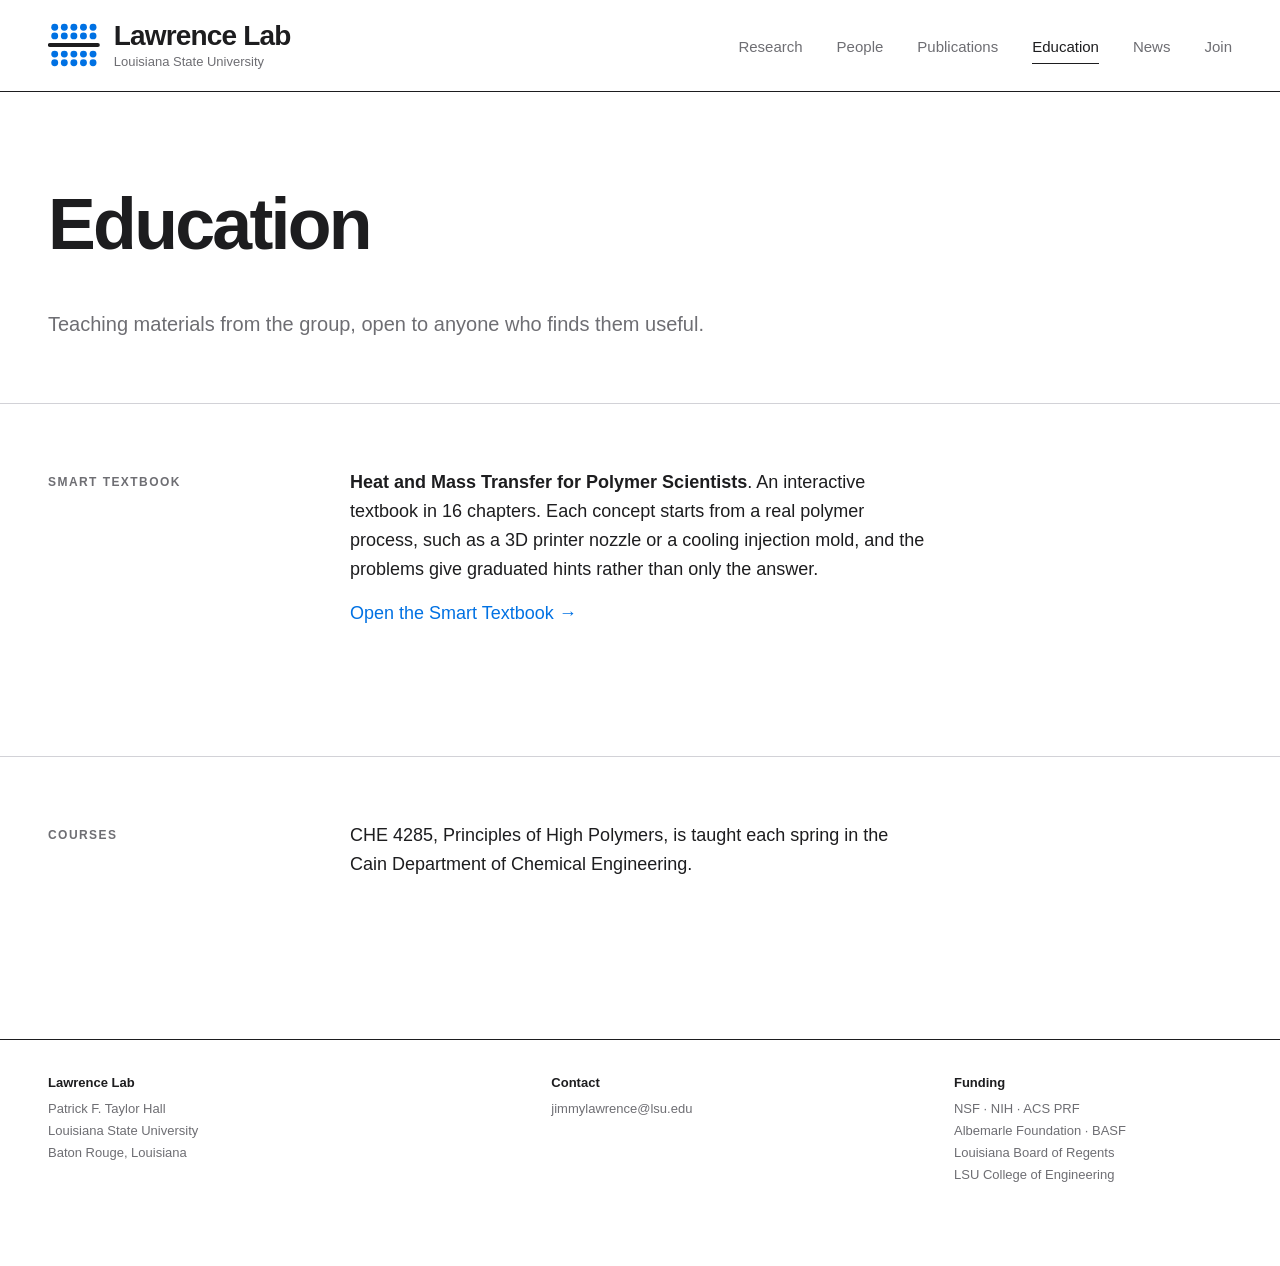
<file: education.html>
<!DOCTYPE html>
<html lang="en">
<head>
<meta charset="utf-8">
<meta name="viewport" content="width=device-width,initial-scale=1">
<title>Education · Lawrence Lab</title>
<link rel="canonical" href="https://www.jlawrencelab.com/education.html">
<meta name="color-scheme" content="light dark">
<link rel="icon" href="favicon.svg" type="image/svg+xml">
<link rel="icon" href="favicon-32.png" sizes="32x32" type="image/png">
<link rel="apple-touch-icon" href="apple-touch-icon.png">
<link rel="stylesheet" href="style.css">
<script src="site.js" defer></script>
</head>
<body>

<header class="top"><div class="grid">
  <div class="wordmark"><a class="brand" href="index.html" aria-label="Lawrence Lab, home"><svg class="mark" viewBox="5 8 54 48" aria-hidden="true" focusable="false"><line class="bb" x1="7" y1="32" x2="57" y2="32"/><circle class="bd" cx="12" cy="13.5" r="3.6"/><circle class="bd" cx="12" cy="22.5" r="3.6"/><circle class="bd" cx="12" cy="41.5" r="3.6"/><circle class="bd" cx="12" cy="50.5" r="3.6"/><circle class="bd" cx="22" cy="13.5" r="3.6"/><circle class="bd" cx="22" cy="22.5" r="3.6"/><circle class="bd" cx="22" cy="41.5" r="3.6"/><circle class="bd" cx="22" cy="50.5" r="3.6"/><circle class="bd" cx="32" cy="13.5" r="3.6"/><circle class="bd" cx="32" cy="22.5" r="3.6"/><circle class="bd" cx="32" cy="41.5" r="3.6"/><circle class="bd" cx="32" cy="50.5" r="3.6"/><circle class="bd" cx="42" cy="13.5" r="3.6"/><circle class="bd" cx="42" cy="22.5" r="3.6"/><circle class="bd" cx="42" cy="41.5" r="3.6"/><circle class="bd" cx="42" cy="50.5" r="3.6"/><circle class="bd" cx="52" cy="13.5" r="3.6"/><circle class="bd" cx="52" cy="22.5" r="3.6"/><circle class="bd" cx="52" cy="41.5" r="3.6"/><circle class="bd" cx="52" cy="50.5" r="3.6"/></svg><span class="txt"><span class="nm">Lawrence Lab</span><span class="sub">Louisiana State University</span></span></a></div>
  <nav class="main">
    <a href="index.html">Research</a>
    <a href="people.html">People</a>
    <a href="publications.html">Publications</a>
    <a href="education.html" aria-current="page">Education</a>
    <a href="news.html">News</a>
    <a href="join.html">Join</a>
  </nav>
</div></header>

<div class="pagehead grid">
  <h1>Education</h1>
  <p class="lede">Teaching materials from the group, open to anyone who finds them useful.</p>
</div>

<section class="block"><div class="grid">
  <div class="blockhead">Smart Textbook</div>
  <div class="prose">
    <p><strong>Heat and Mass Transfer for Polymer Scientists</strong>. An interactive textbook in
    16 chapters. Each concept starts from a real polymer process, such as a 3D printer nozzle or a
    cooling injection mold, and the problems give graduated hints rather than only the answer.</p>
    <p><a href="https://jlawgit.github.io/HMTTextbook/">Open the Smart Textbook &rarr;</a></p>
  </div>
</div></section>

<section class="block"><div class="grid">
  <div class="blockhead">Courses</div>
  <div class="prose">
    <p>CHE 4285, Principles of High Polymers, is taught each spring in the Cain Department of
    Chemical Engineering.</p>
  </div>
</div></section>

<footer><div class="grid">
  <div class="a"><strong>Lawrence Lab</strong>
    Patrick F. Taylor Hall<br>Louisiana State University<br>Baton Rouge, Louisiana</div>
  <div class="b"><strong>Contact</strong>
    <a href="mailto:jimmylawrence@lsu.edu">jimmylawrence@lsu.edu</a></div>
  <div class="c"><strong>Funding</strong>
    NSF &middot; NIH &middot; ACS PRF<br>Albemarle Foundation &middot; BASF<br>Louisiana Board of Regents<br>LSU College of Engineering</div>
</div></footer>

</body>
</html>
</file>
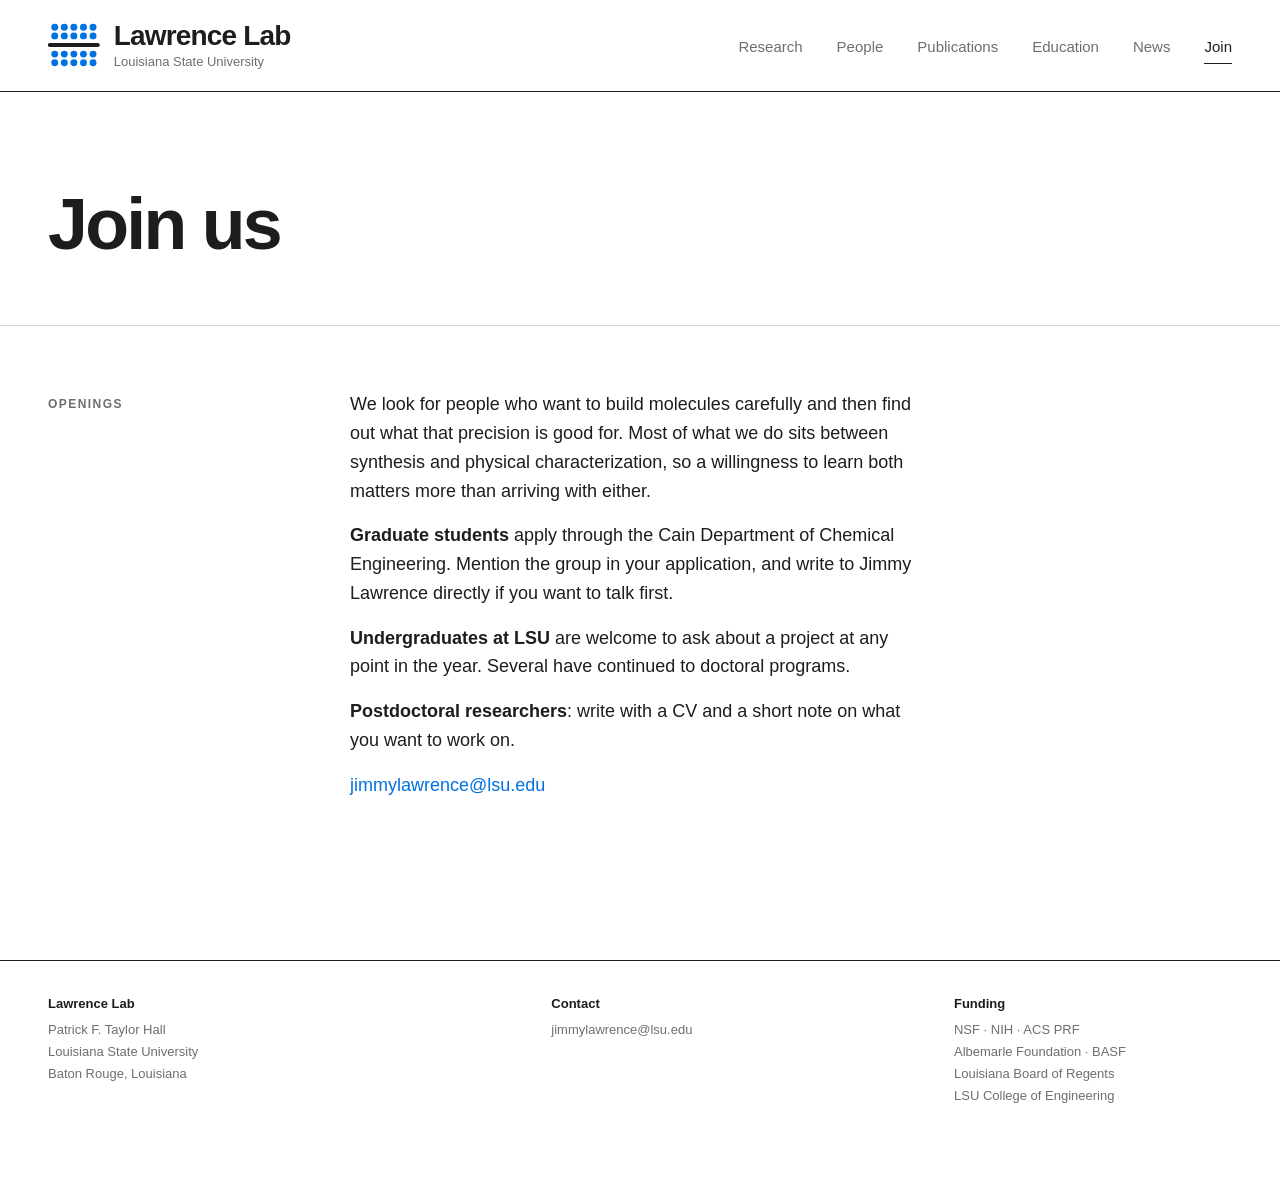
<file: join.html>
<!DOCTYPE html>
<html lang="en">
<head>
<meta charset="utf-8">
<meta name="viewport" content="width=device-width,initial-scale=1">
<title>Join · Lawrence Lab</title>
<link rel="canonical" href="https://www.jlawrencelab.com/join.html">
<meta name="color-scheme" content="light dark">
<link rel="icon" href="favicon.svg" type="image/svg+xml">
<link rel="icon" href="favicon-32.png" sizes="32x32" type="image/png">
<link rel="apple-touch-icon" href="apple-touch-icon.png">
<link rel="stylesheet" href="style.css">
<script src="site.js" defer></script>
</head>
<body>

<header class="top"><div class="grid">
  <div class="wordmark"><a class="brand" href="index.html" aria-label="Lawrence Lab, home"><svg class="mark" viewBox="5 8 54 48" aria-hidden="true" focusable="false"><line class="bb" x1="7" y1="32" x2="57" y2="32"/><circle class="bd" cx="12" cy="13.5" r="3.6"/><circle class="bd" cx="12" cy="22.5" r="3.6"/><circle class="bd" cx="12" cy="41.5" r="3.6"/><circle class="bd" cx="12" cy="50.5" r="3.6"/><circle class="bd" cx="22" cy="13.5" r="3.6"/><circle class="bd" cx="22" cy="22.5" r="3.6"/><circle class="bd" cx="22" cy="41.5" r="3.6"/><circle class="bd" cx="22" cy="50.5" r="3.6"/><circle class="bd" cx="32" cy="13.5" r="3.6"/><circle class="bd" cx="32" cy="22.5" r="3.6"/><circle class="bd" cx="32" cy="41.5" r="3.6"/><circle class="bd" cx="32" cy="50.5" r="3.6"/><circle class="bd" cx="42" cy="13.5" r="3.6"/><circle class="bd" cx="42" cy="22.5" r="3.6"/><circle class="bd" cx="42" cy="41.5" r="3.6"/><circle class="bd" cx="42" cy="50.5" r="3.6"/><circle class="bd" cx="52" cy="13.5" r="3.6"/><circle class="bd" cx="52" cy="22.5" r="3.6"/><circle class="bd" cx="52" cy="41.5" r="3.6"/><circle class="bd" cx="52" cy="50.5" r="3.6"/></svg><span class="txt"><span class="nm">Lawrence Lab</span><span class="sub">Louisiana State University</span></span></a></div>
  <nav class="main">
    <a href="index.html">Research</a>
    <a href="people.html">People</a>
    <a href="publications.html">Publications</a>
    <a href="education.html">Education</a>
    <a href="news.html">News</a>
    <a href="join.html" aria-current="page">Join</a>
  </nav>
</div></header>

<div class="pagehead grid">
  <h1>Join us</h1>
</div>

<section class="block"><div class="grid">
  <div class="blockhead">Openings</div>
  <div class="prose">
    <p>We look for people who want to build molecules carefully and then find out what that
    precision is good for. Most of what we do sits between synthesis and physical
    characterization, so a willingness to learn both matters more than arriving with either.</p>
    <p><strong>Graduate students</strong> apply through the Cain Department of Chemical
    Engineering. Mention the group in your application, and write to Jimmy Lawrence directly if
    you want to talk first.</p>
    <p><strong>Undergraduates at LSU</strong> are welcome to ask about a project at any point in
    the year. Several have continued to doctoral programs.</p>
    <p><strong>Postdoctoral researchers</strong>: write with a CV and a short note on what you
    want to work on.</p>
    <p><a href="mailto:jimmylawrence@lsu.edu">jimmylawrence@lsu.edu</a></p>
  </div>
</div></section>


<footer><div class="grid">
  <div class="a"><strong>Lawrence Lab</strong>
    Patrick F. Taylor Hall<br>Louisiana State University<br>Baton Rouge, Louisiana</div>
  <div class="b"><strong>Contact</strong>
    <a href="mailto:jimmylawrence@lsu.edu">jimmylawrence@lsu.edu</a></div>
  <div class="c"><strong>Funding</strong>
    NSF &middot; NIH &middot; ACS PRF<br>Albemarle Foundation &middot; BASF<br>Louisiana Board of Regents<br>LSU College of Engineering</div>
</div></footer>

</body>
</html>
</file>
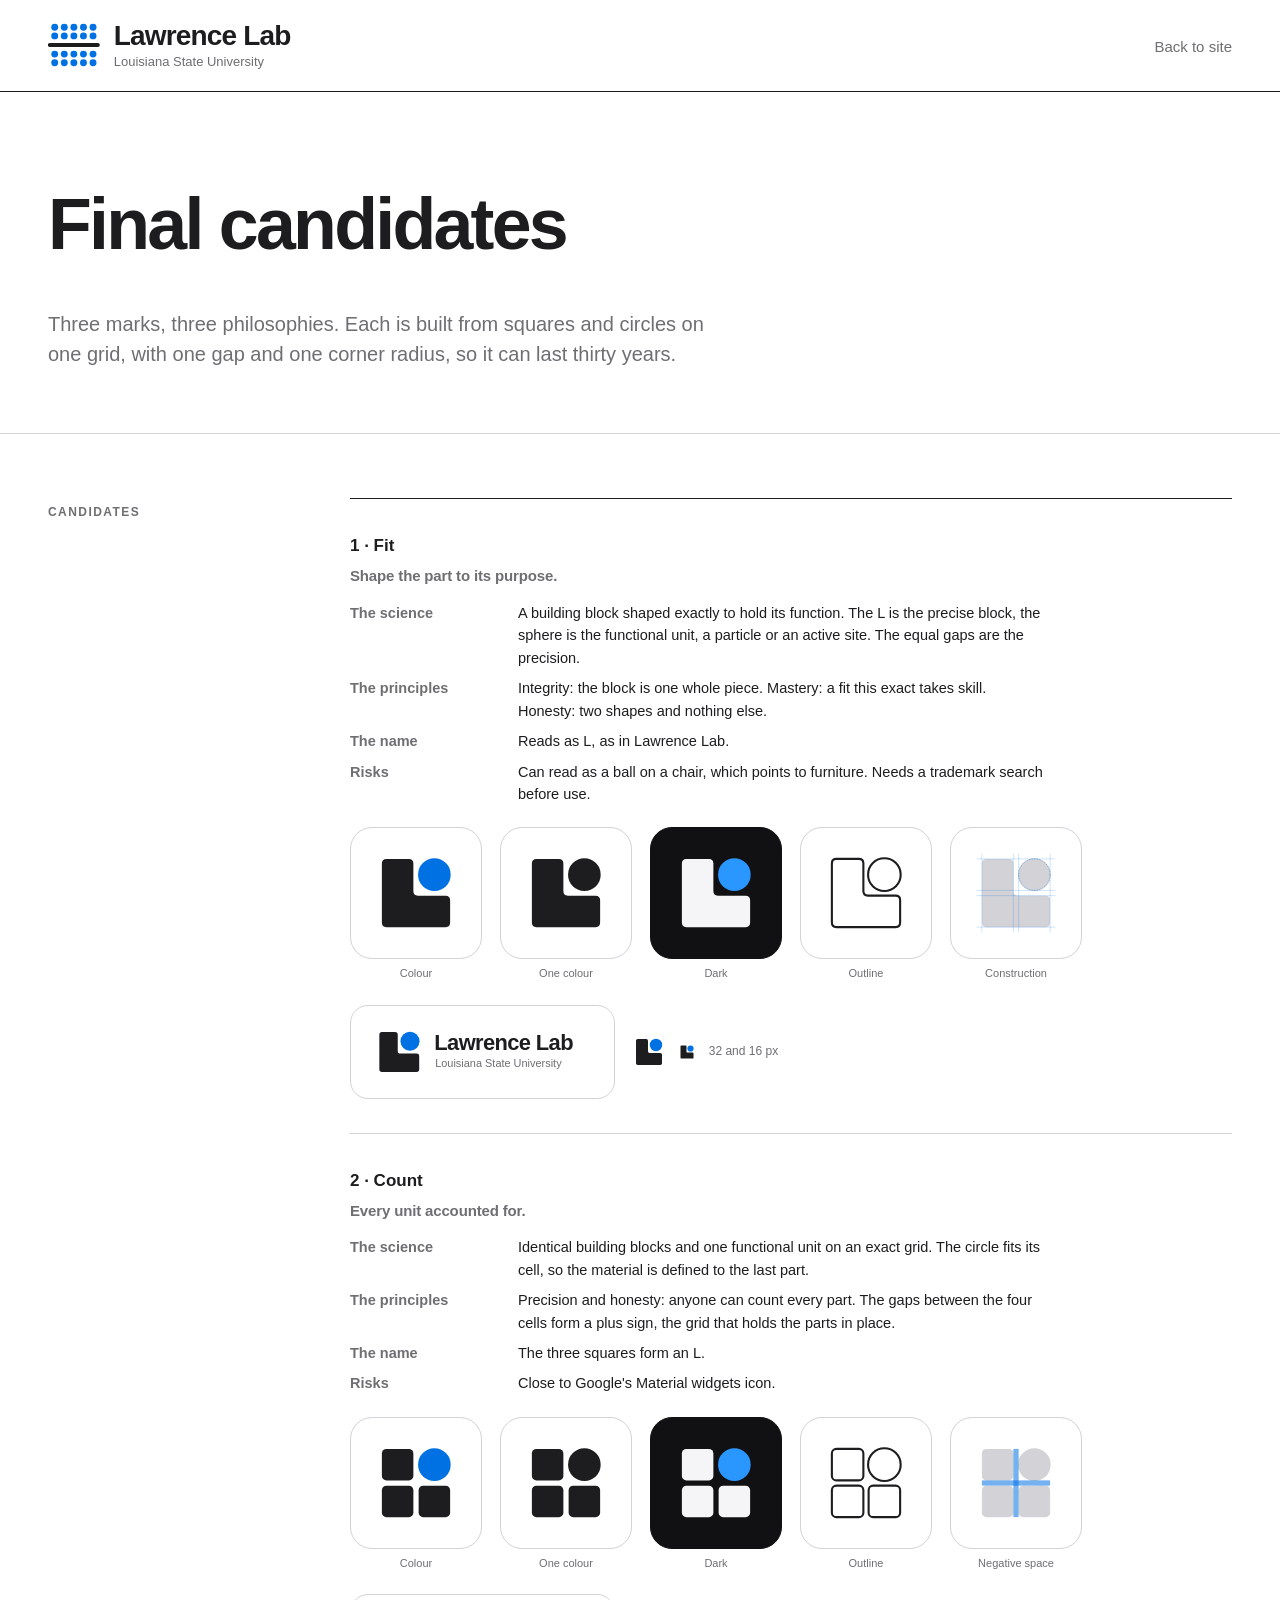
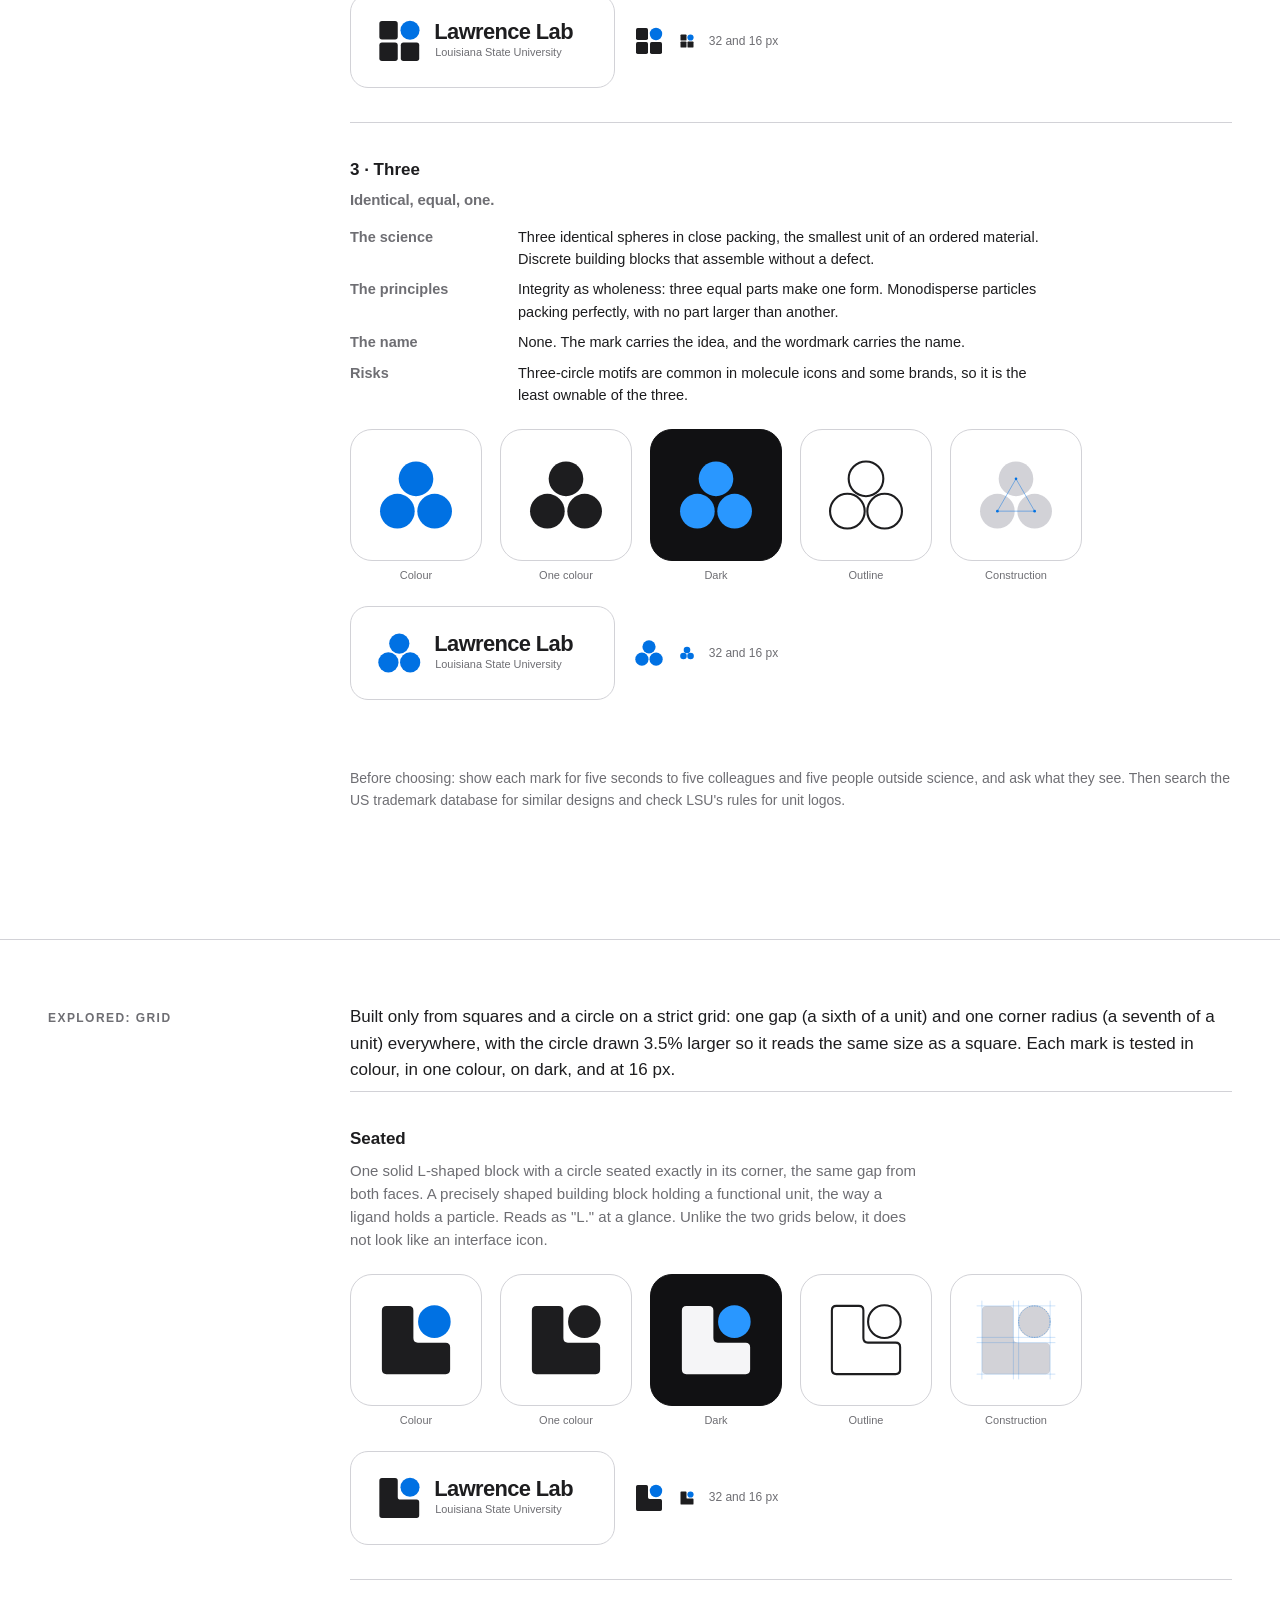
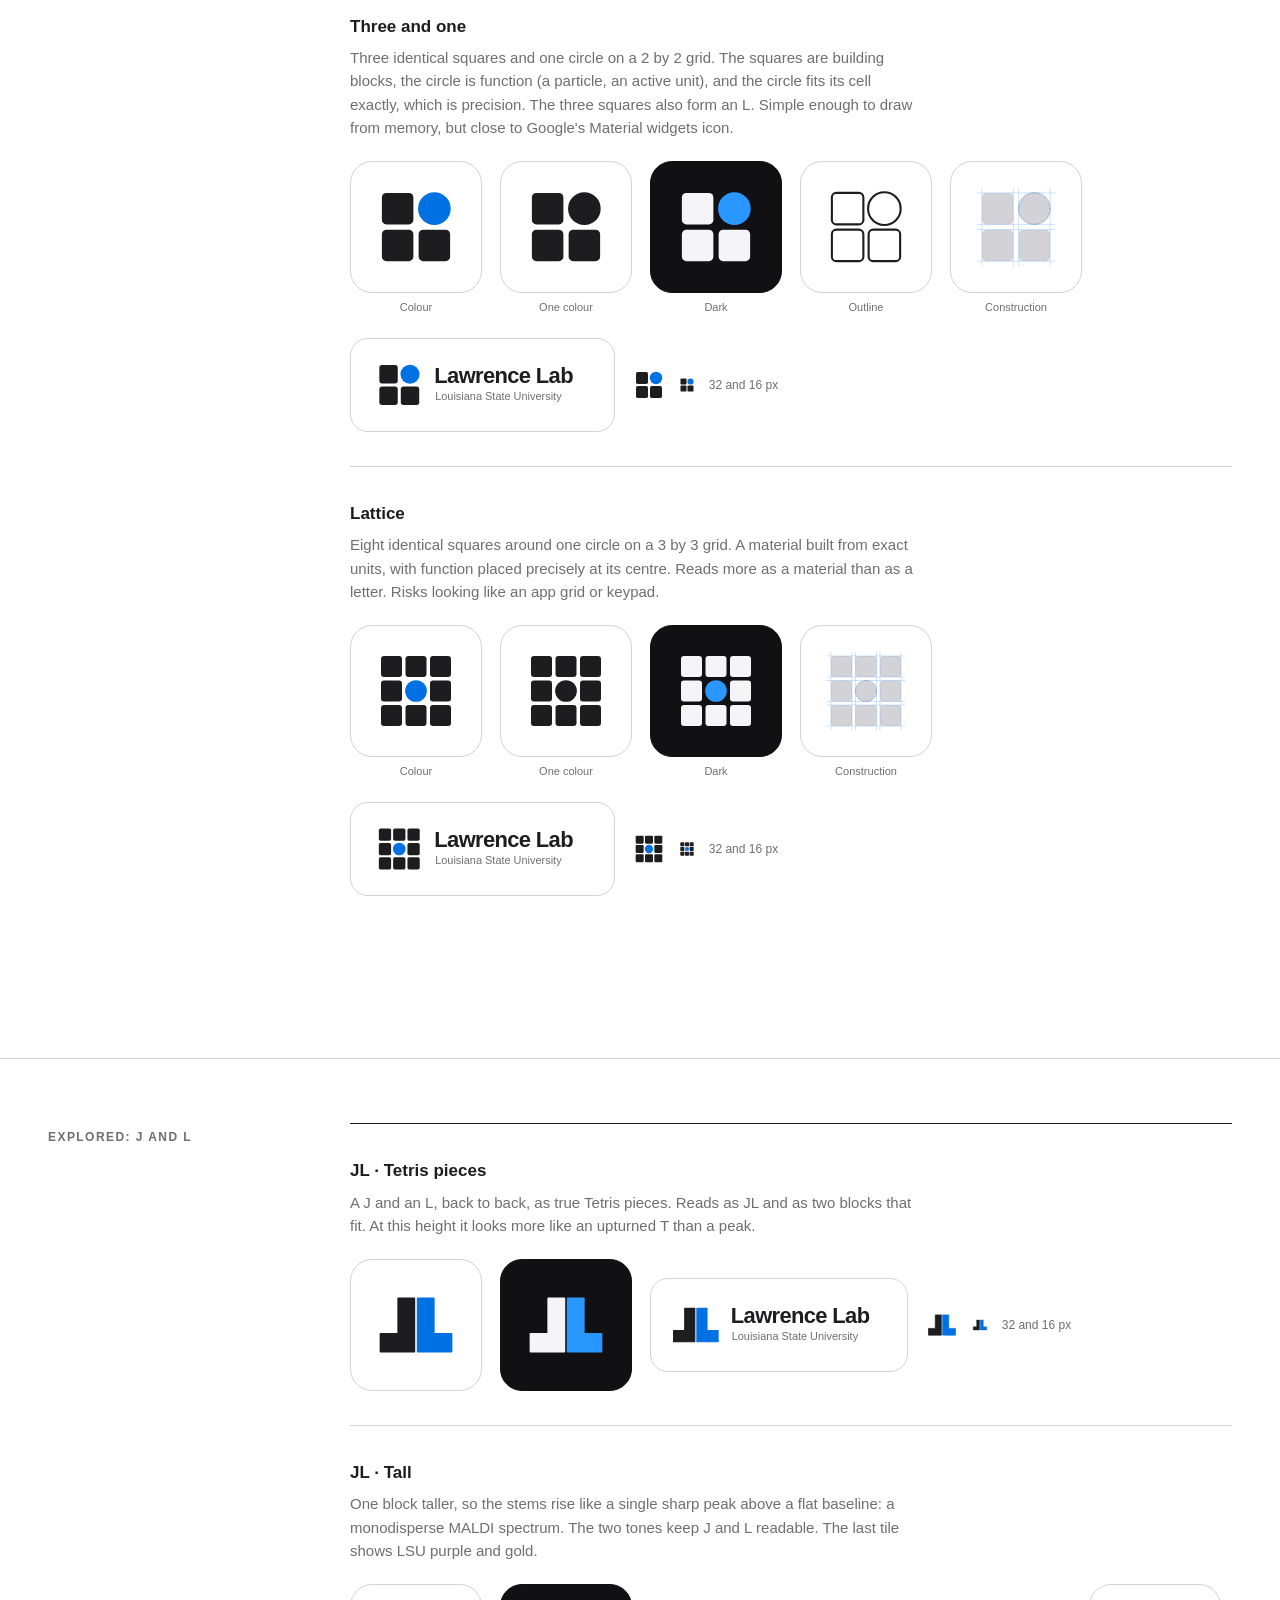
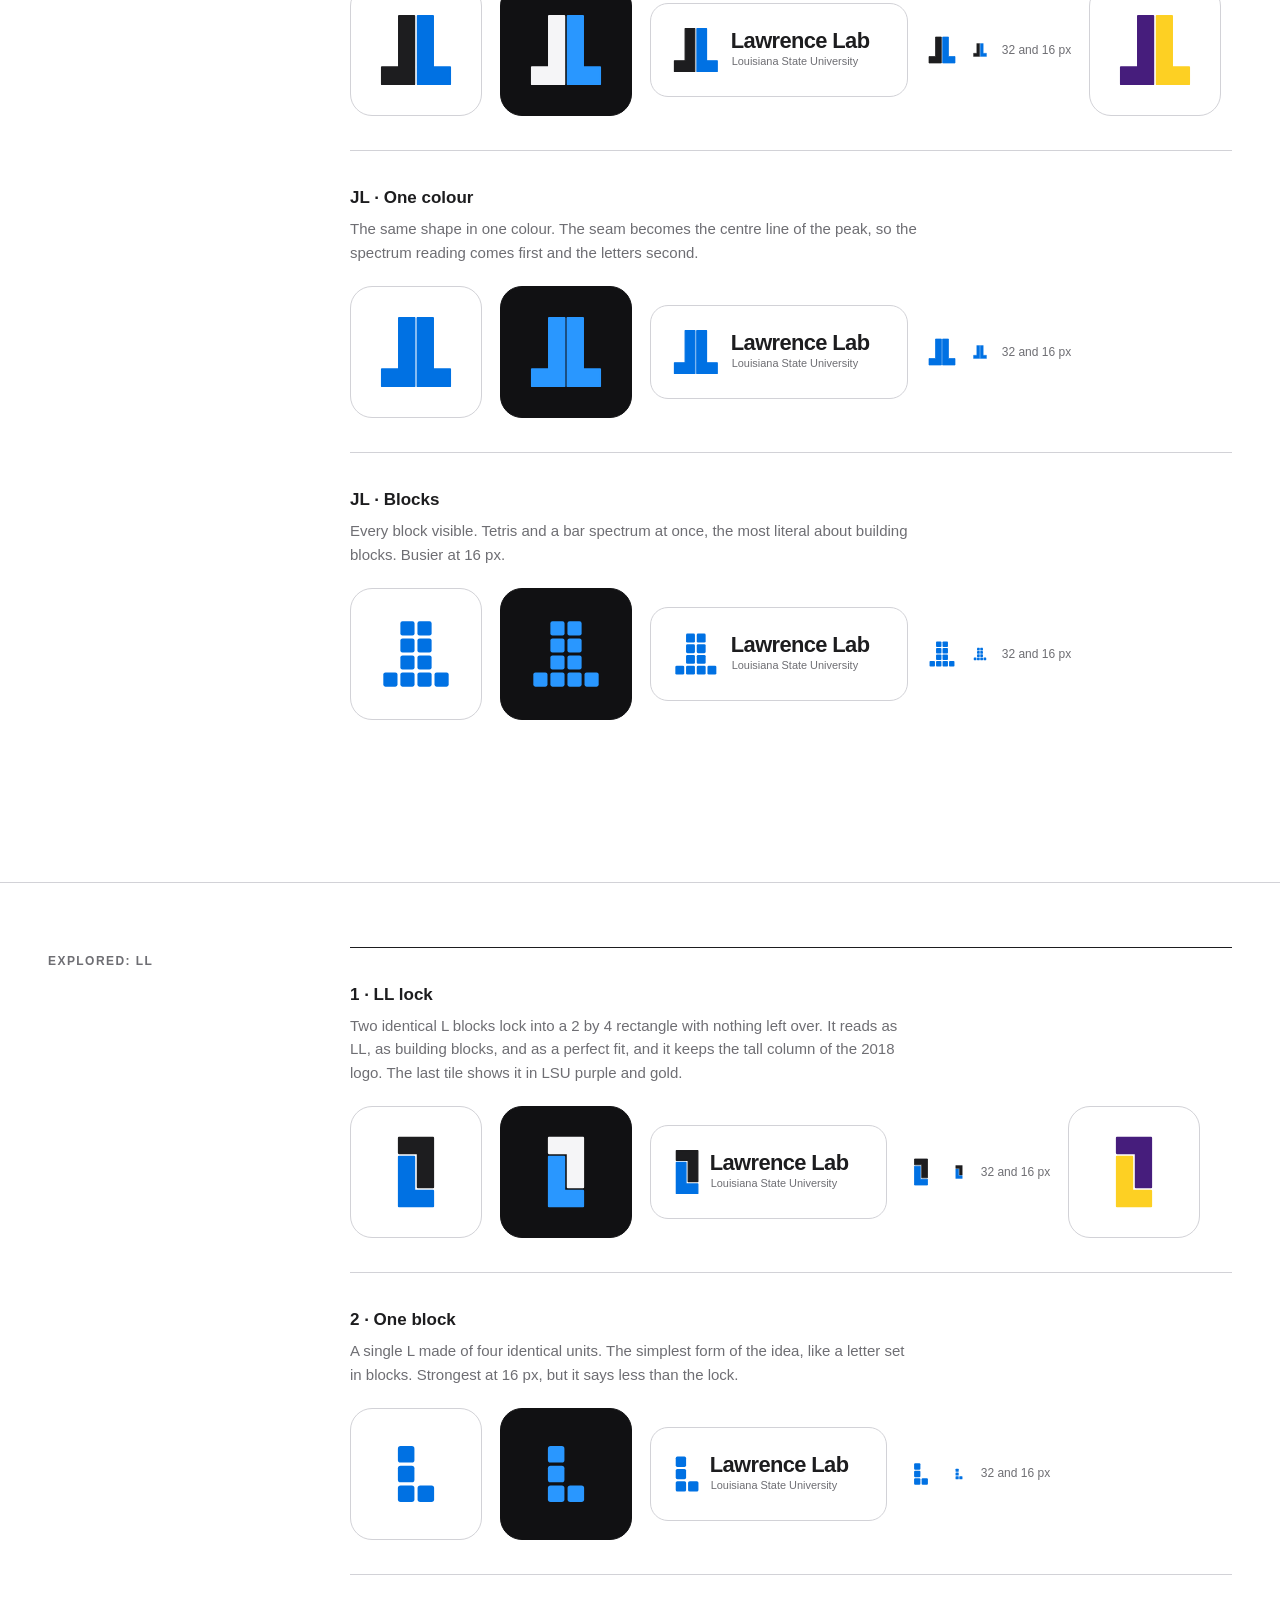
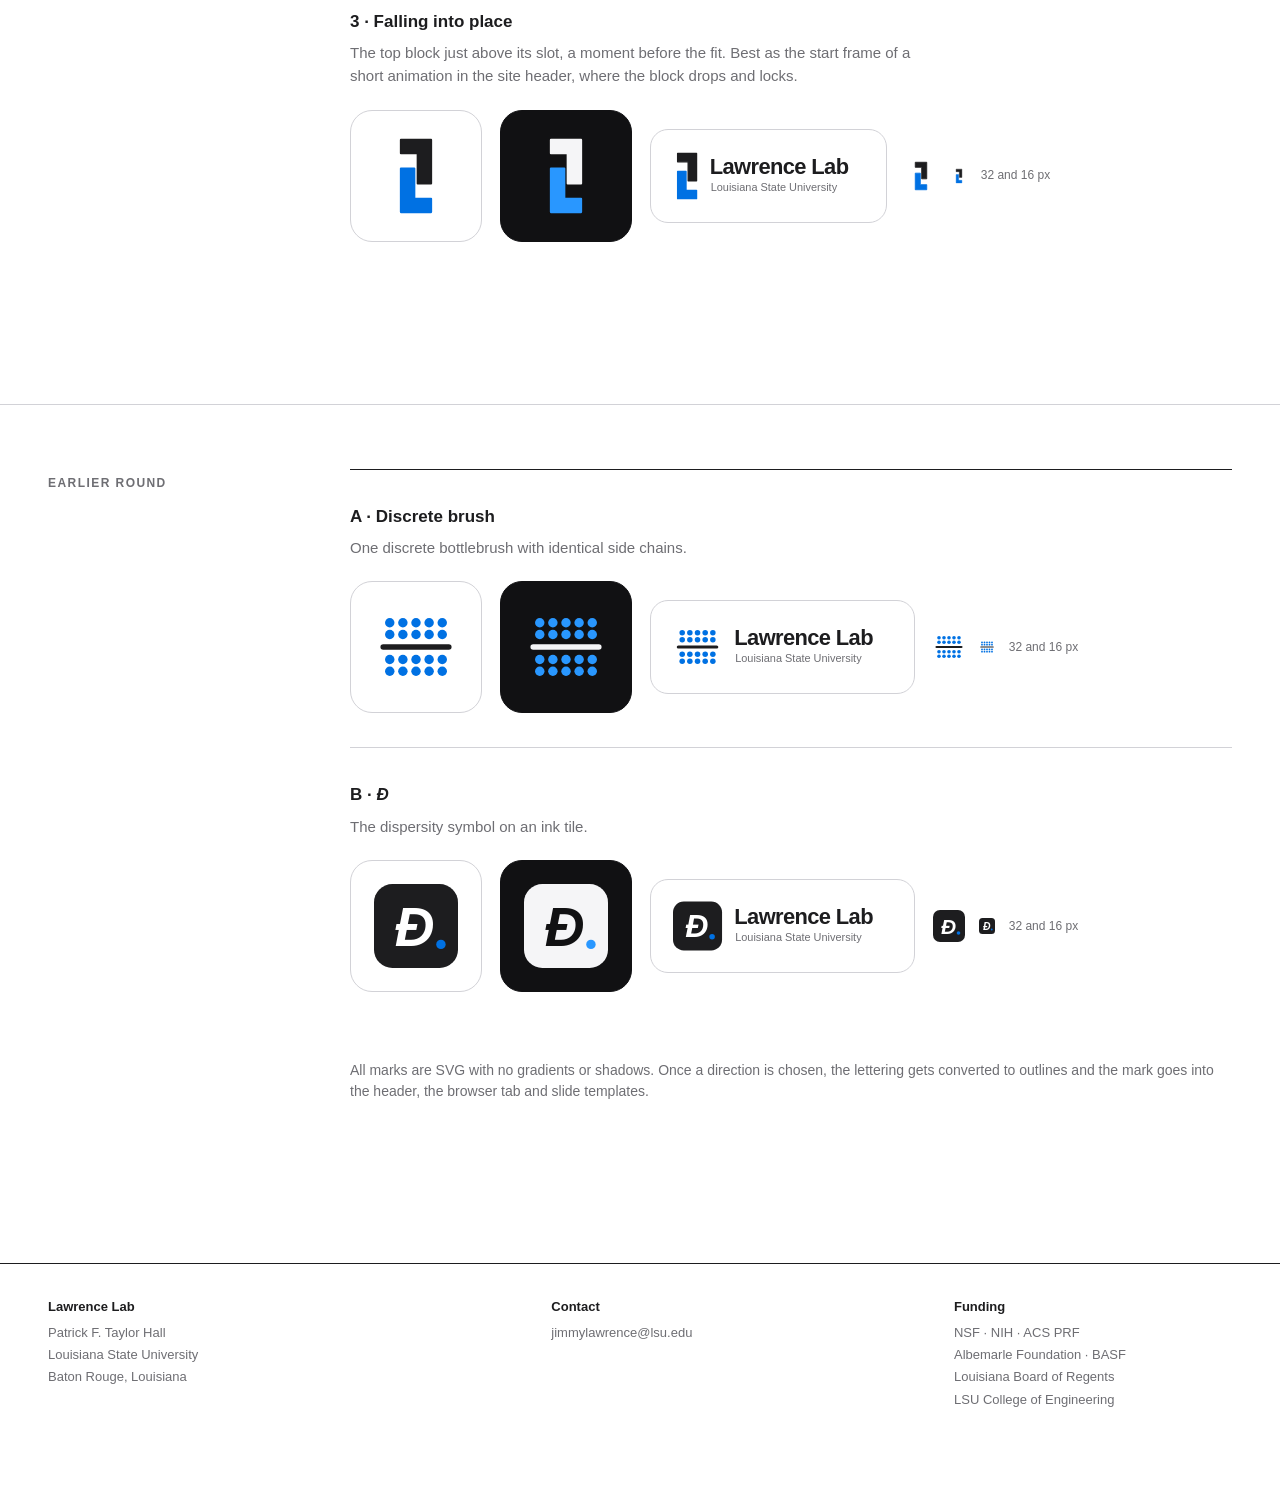
<file: logo-options.html>
<!DOCTYPE html>
<html lang="en"><head>
<meta charset="utf-8"><meta name="viewport" content="width=device-width,initial-scale=1">
<meta name="robots" content="noindex">
<title>Logo candidates · Lawrence Lab</title>
<meta name="color-scheme" content="light dark">
<link rel="icon" href="favicon.svg" type="image/svg+xml">
<link rel="icon" href="favicon-32.png" sizes="32x32" type="image/png">
<link rel="apple-touch-icon" href="apple-touch-icon.png">
<link rel="stylesheet" href="style.css">
<script src="site.js" defer></script>
<style>
.lo{grid-column:4/13}
.opt .row{margin-top:22px; display:flex; flex-wrap:wrap; gap:18px; align-items:center}
.tile{width:132px; height:132px; border-radius:22px; display:grid; place-items:center; background:#fff; border:1px solid var(--rule)}
.tile.dark{background:#111113; border-color:#111113}
.tile .cap{position:absolute}
.tcap{font-size:11px; color:#6E6E73; text-align:center; margin-top:6px}
.tw{display:flex; flex-direction:column; align-items:center}
.tile img{width:84px; height:84px}
.lock{padding:18px 22px; border-radius:18px; background:#fff; border:1px solid var(--rule)}
.lock img{height:56px; width:auto}
.fav{display:flex; gap:14px; align-items:center; font-size:12px; color:#6E6E73}
.fav img{display:block}
.phil{font-size:20px; font-weight:600; letter-spacing:-.01em; margin-top:4px}
.args{margin-top:14px; display:grid; grid-template-columns:150px 1fr; gap:8px 18px; font-size:14.5px; max-width:48em}
.args dt{color:#6E6E73; font-weight:600}
.args dd{margin:0}
.opt .why{font-size:15px; color:var(--graphite); margin-top:6px; max-width:38em}
.rec{display:inline-block; font-size:11px; letter-spacing:.08em; text-transform:uppercase; color:var(--blue); font-weight:600; margin-left:10px}
.opt{border-top:1px solid var(--rule); padding:34px 0}
.opt:first-child{border-top:1px solid var(--ink)}
.opt h3{font-size:17px; font-weight:600}
.opt p{font-size:15px; color:var(--graphite); margin-top:5px; max-width:36em}
.swatch{margin-top:20px; display:flex; align-items:center; gap:40px; flex-wrap:wrap}
.swatch .box{border:1px solid var(--rule); padding:20px 24px; background:#fff}
.swatch .box.sm{padding:12px 16px}
.swatch .box.sm img{height:30px}
.swatch img{height:48px; display:block}
.note{grid-column:4/13; font-size:14px; color:var(--graphite); margin-top:10px}
@media(max-width:900px){.lo,.note{grid-column:1/13}}
</style></head><body>

<header class="top"><div class="grid">
  <div class="wordmark"><a class="brand" href="index.html" aria-label="Lawrence Lab, home"><svg class="mark" viewBox="5 8 54 48" aria-hidden="true" focusable="false"><line class="bb" x1="7" y1="32" x2="57" y2="32"/><circle class="bd" cx="12" cy="13.5" r="3.6"/><circle class="bd" cx="12" cy="22.5" r="3.6"/><circle class="bd" cx="12" cy="41.5" r="3.6"/><circle class="bd" cx="12" cy="50.5" r="3.6"/><circle class="bd" cx="22" cy="13.5" r="3.6"/><circle class="bd" cx="22" cy="22.5" r="3.6"/><circle class="bd" cx="22" cy="41.5" r="3.6"/><circle class="bd" cx="22" cy="50.5" r="3.6"/><circle class="bd" cx="32" cy="13.5" r="3.6"/><circle class="bd" cx="32" cy="22.5" r="3.6"/><circle class="bd" cx="32" cy="41.5" r="3.6"/><circle class="bd" cx="32" cy="50.5" r="3.6"/><circle class="bd" cx="42" cy="13.5" r="3.6"/><circle class="bd" cx="42" cy="22.5" r="3.6"/><circle class="bd" cx="42" cy="41.5" r="3.6"/><circle class="bd" cx="42" cy="50.5" r="3.6"/><circle class="bd" cx="52" cy="13.5" r="3.6"/><circle class="bd" cx="52" cy="22.5" r="3.6"/><circle class="bd" cx="52" cy="41.5" r="3.6"/><circle class="bd" cx="52" cy="50.5" r="3.6"/></svg><span class="txt"><span class="nm">Lawrence Lab</span><span class="sub">Louisiana State University</span></span></a></div>
  <nav class="main"><a href="index.html">Back to site</a></nav>
</div></header>

<div class="pagehead grid">
  <h1>Final candidates</h1>
  <p class="lede">Three marks, three philosophies. Each is built from squares and circles on one
  grid, with one gap and one corner radius, so it can last thirty years.</p>
</div>

<section class="block"><div class="grid">
  <div class="blockhead">Candidates</div>
  <div class="lo">
    <div class="opt">
      <h3>1 · Fit</h3>
      <p class="phil">Shape the part to its purpose.</p>
      <dl class="args"><dt>The science</dt><dd>A building block shaped exactly to hold its function. The L is the precise block, the sphere is the functional unit, a particle or an active site. The equal gaps are the precision.</dd><dt>The principles</dt><dd>Integrity: the block is one whole piece. Mastery: a fit this exact takes skill. Honesty: two shapes and nothing else.</dd><dt>The name</dt><dd>Reads as L, as in Lawrence Lab.</dd><dt>Risks</dt><dd>Can read as a ball on a chair, which points to furniture. Needs a trademark search before use.</dd></dl>
      <div class="row"><div class="tw"><div class="tile"><img src="logo/final/k3-seated.svg" alt=""></div><div class="tcap">Colour</div></div><div class="tw"><div class="tile"><img src="logo/final/k3-seated-mono.svg" alt=""></div><div class="tcap">One colour</div></div><div class="tw"><div class="tile dark"><img src="logo/final/k3-seated-dark.svg" alt=""></div><div class="tcap">Dark</div></div><div class="tw"><div class="tile"><img src="logo/final/k3-outline.svg" alt=""></div><div class="tcap">Outline</div></div><div class="tw"><div class="tile"><img src="logo/final/k3-construction.svg" alt=""></div><div class="tcap">Construction</div></div></div>
      <div class="row"><div class="lock"><img src="logo/final/k3-seated-lockup.svg" alt="Lockup with the lab name"></div>
        <div class="fav"><img src="logo/final/k3-seated.svg" width="32" height="32" alt=""><img src="logo/final/k3-seated.svg" width="16" height="16" alt="">32 and 16 px</div></div>
    </div>
    <div class="opt">
      <h3>2 · Count</h3>
      <p class="phil">Every unit accounted for.</p>
      <dl class="args"><dt>The science</dt><dd>Identical building blocks and one functional unit on an exact grid. The circle fits its cell, so the material is defined to the last part.</dd><dt>The principles</dt><dd>Precision and honesty: anyone can count every part. The gaps between the four cells form a plus sign, the grid that holds the parts in place.</dd><dt>The name</dt><dd>The three squares form an L.</dd><dt>Risks</dt><dd>Close to Google's Material widgets icon.</dd></dl>
      <div class="row"><div class="tw"><div class="tile"><img src="logo/final/k1-threeone.svg" alt=""></div><div class="tcap">Colour</div></div><div class="tw"><div class="tile"><img src="logo/final/k1-threeone-mono.svg" alt=""></div><div class="tcap">One colour</div></div><div class="tw"><div class="tile dark"><img src="logo/final/k1-threeone-dark.svg" alt=""></div><div class="tcap">Dark</div></div><div class="tw"><div class="tile"><img src="logo/final/k1-outline.svg" alt=""></div><div class="tcap">Outline</div></div><div class="tw"><div class="tile"><img src="logo/final/k1-negative.svg" alt=""></div><div class="tcap">Negative space</div></div></div>
      <div class="row"><div class="lock"><img src="logo/final/k1-threeone-lockup.svg" alt="Lockup with the lab name"></div>
        <div class="fav"><img src="logo/final/k1-threeone.svg" width="32" height="32" alt=""><img src="logo/final/k1-threeone.svg" width="16" height="16" alt="">32 and 16 px</div></div>
    </div>
    <div class="opt">
      <h3>3 · Three</h3>
      <p class="phil">Identical, equal, one.</p>
      <dl class="args"><dt>The science</dt><dd>Three identical spheres in close packing, the smallest unit of an ordered material. Discrete building blocks that assemble without a defect.</dd><dt>The principles</dt><dd>Integrity as wholeness: three equal parts make one form. Monodisperse particles packing perfectly, with no part larger than another.</dd><dt>The name</dt><dd>None. The mark carries the idea, and the wordmark carries the name.</dd><dt>Risks</dt><dd>Three-circle motifs are common in molecule icons and some brands, so it is the least ownable of the three.</dd></dl>
      <div class="row"><div class="tw"><div class="tile"><img src="logo/final/t-three.svg" alt=""></div><div class="tcap">Colour</div></div><div class="tw"><div class="tile"><img src="logo/final/t-three-mono.svg" alt=""></div><div class="tcap">One colour</div></div><div class="tw"><div class="tile dark"><img src="logo/final/t-three-dark.svg" alt=""></div><div class="tcap">Dark</div></div><div class="tw"><div class="tile"><img src="logo/final/t-three-outline.svg" alt=""></div><div class="tcap">Outline</div></div><div class="tw"><div class="tile"><img src="logo/final/t-three-construction.svg" alt=""></div><div class="tcap">Construction</div></div></div>
      <div class="row"><div class="lock"><img src="logo/final/t-three-lockup.svg" alt="Lockup with the lab name"></div>
        <div class="fav"><img src="logo/final/t-three.svg" width="32" height="32" alt=""><img src="logo/final/t-three.svg" width="16" height="16" alt="">32 and 16 px</div></div>
    </div>
  </div>
  <p class="note">Before choosing: show each mark for five seconds to five colleagues and five
  people outside science, and ask what they see. Then search the US trademark database for
  similar designs and check LSU's rules for unit logos.</p>
</div></section>

<section class="block"><div class="grid">
  <div class="blockhead">Explored: grid</div>
  <div class="lo">
    <p class="why" style="margin-bottom:8px">Built only from squares and a circle on a strict grid: one gap (a sixth of a unit) and
    one corner radius (a seventh of a unit) everywhere, with the circle drawn 3.5% larger so it reads
    the same size as a square. Each mark is tested in colour, in one colour, on dark, and at 16 px.</p>
    <div class="opt">
      <h3>Seated</h3>
      <p class="why">One solid L-shaped block with a circle seated exactly in its corner, the same gap from both faces. A precisely shaped building block holding a functional unit, the way a ligand holds a particle. Reads as "L." at a glance. Unlike the two grids below, it does not look like an interface icon.</p>
      <div class="row"><div class="tw"><div class="tile"><img src="logo/v5/k3-seated.svg" alt=""></div><div class="tcap">Colour</div></div><div class="tw"><div class="tile"><img src="logo/v5/k3-seated-mono.svg" alt=""></div><div class="tcap">One colour</div></div><div class="tw"><div class="tile dark"><img src="logo/v5/k3-seated-dark.svg" alt=""></div><div class="tcap">Dark</div></div><div class="tw"><div class="tile"><img src="logo/v5/k3-outline.svg" alt=""></div><div class="tcap">Outline</div></div><div class="tw"><div class="tile"><img src="logo/v5/k3-construction.svg" alt=""></div><div class="tcap">Construction</div></div></div>
      <div class="row"><div class="lock"><img src="logo/v5/k3-seated-lockup.svg" alt="Lockup with the lab name"></div>
        <div class="fav"><img src="logo/v5/k3-seated.svg" width="32" height="32" alt=""><img src="logo/v5/k3-seated.svg" width="16" height="16" alt="">32 and 16 px</div></div>
    </div>
    <div class="opt">
      <h3>Three and one</h3>
      <p class="why">Three identical squares and one circle on a 2 by 2 grid. The squares are building blocks, the circle is function (a particle, an active unit), and the circle fits its cell exactly, which is precision. The three squares also form an L. Simple enough to draw from memory, but close to Google's Material widgets icon.</p>
      <div class="row"><div class="tw"><div class="tile"><img src="logo/v5/k1-threeone.svg" alt=""></div><div class="tcap">Colour</div></div><div class="tw"><div class="tile"><img src="logo/v5/k1-threeone-mono.svg" alt=""></div><div class="tcap">One colour</div></div><div class="tw"><div class="tile dark"><img src="logo/v5/k1-threeone-dark.svg" alt=""></div><div class="tcap">Dark</div></div><div class="tw"><div class="tile"><img src="logo/v5/k1-outline.svg" alt=""></div><div class="tcap">Outline</div></div><div class="tw"><div class="tile"><img src="logo/v5/k1-construction.svg" alt=""></div><div class="tcap">Construction</div></div></div>
      <div class="row"><div class="lock"><img src="logo/v5/k1-threeone-lockup.svg" alt="Lockup with the lab name"></div>
        <div class="fav"><img src="logo/v5/k1-threeone.svg" width="32" height="32" alt=""><img src="logo/v5/k1-threeone.svg" width="16" height="16" alt="">32 and 16 px</div></div>
    </div>
    <div class="opt">
      <h3>Lattice</h3>
      <p class="why">Eight identical squares around one circle on a 3 by 3 grid. A material built from exact units, with function placed precisely at its centre. Reads more as a material than as a letter. Risks looking like an app grid or keypad.</p>
      <div class="row"><div class="tw"><div class="tile"><img src="logo/v5/k2-lattice.svg" alt=""></div><div class="tcap">Colour</div></div><div class="tw"><div class="tile"><img src="logo/v5/k2-lattice-mono.svg" alt=""></div><div class="tcap">One colour</div></div><div class="tw"><div class="tile dark"><img src="logo/v5/k2-lattice-dark.svg" alt=""></div><div class="tcap">Dark</div></div><div class="tw"><div class="tile"><img src="logo/v5/k2-construction.svg" alt=""></div><div class="tcap">Construction</div></div></div>
      <div class="row"><div class="lock"><img src="logo/v5/k2-lattice-lockup.svg" alt="Lockup with the lab name"></div>
        <div class="fav"><img src="logo/v5/k2-lattice.svg" width="32" height="32" alt=""><img src="logo/v5/k2-lattice.svg" width="16" height="16" alt="">32 and 16 px</div></div>
    </div>
  </div>
</div></section>

<section class="block"><div class="grid">
  <div class="blockhead">Explored: J and L</div>
  <div class="lo">
    <div class="opt">
      <h3>JL · Tetris pieces</h3>
      <p class="why">A J and an L, back to back, as true Tetris pieces. Reads as JL and as two blocks that fit. At this height it looks more like an upturned T than a peak.</p>
      <div class="row">
        <div class="tile"><img src="logo/v4/j1-tetro.svg" alt=""></div>
        <div class="tile dark"><img src="logo/v4/j1-tetro-dark.svg" alt=""></div>
        <div class="lock"><img src="logo/v4/j1-tetro-lockup.svg" alt="Lockup with the lab name"></div>
        <div class="fav"><img src="logo/v4/j1-tetro.svg" width="32" height="32" alt=""><img src="logo/v4/j1-tetro.svg" width="16" height="16" alt="">32 and 16 px</div>
      </div>
    </div>
    <div class="opt">
      <h3>JL · Tall</h3>
      <p class="why">One block taller, so the stems rise like a single sharp peak above a flat baseline: a monodisperse MALDI spectrum. The two tones keep J and L readable. The last tile shows LSU purple and gold.</p>
      <div class="row">
        <div class="tile"><img src="logo/v4/j2-tall.svg" alt=""></div>
        <div class="tile dark"><img src="logo/v4/j2-tall-dark.svg" alt=""></div>
        <div class="lock"><img src="logo/v4/j2-tall-lockup.svg" alt="Lockup with the lab name"></div>
        <div class="fav"><img src="logo/v4/j2-tall.svg" width="32" height="32" alt=""><img src="logo/v4/j2-tall.svg" width="16" height="16" alt="">32 and 16 px</div>
        <div class="tile"><img src="logo/v4/j2-tall-lsu.svg" alt="In LSU purple and gold"></div>
      </div>
    </div>
    <div class="opt">
      <h3>JL · One colour</h3>
      <p class="why">The same shape in one colour. The seam becomes the centre line of the peak, so the spectrum reading comes first and the letters second.</p>
      <div class="row">
        <div class="tile"><img src="logo/v4/j3-peak.svg" alt=""></div>
        <div class="tile dark"><img src="logo/v4/j3-peak-dark.svg" alt=""></div>
        <div class="lock"><img src="logo/v4/j3-peak-lockup.svg" alt="Lockup with the lab name"></div>
        <div class="fav"><img src="logo/v4/j3-peak.svg" width="32" height="32" alt=""><img src="logo/v4/j3-peak.svg" width="16" height="16" alt="">32 and 16 px</div>
      </div>
    </div>
    <div class="opt">
      <h3>JL · Blocks</h3>
      <p class="why">Every block visible. Tetris and a bar spectrum at once, the most literal about building blocks. Busier at 16 px.</p>
      <div class="row">
        <div class="tile"><img src="logo/v4/j4-blocks.svg" alt=""></div>
        <div class="tile dark"><img src="logo/v4/j4-blocks-dark.svg" alt=""></div>
        <div class="lock"><img src="logo/v4/j4-blocks-lockup.svg" alt="Lockup with the lab name"></div>
        <div class="fav"><img src="logo/v4/j4-blocks.svg" width="32" height="32" alt=""><img src="logo/v4/j4-blocks.svg" width="16" height="16" alt="">32 and 16 px</div>
      </div>
    </div>
  </div>
</div></section>

<section class="block"><div class="grid">
  <div class="blockhead">Explored: LL</div>
  <div class="lo">
    <div class="opt">
      <h3>1 · LL lock</h3>
      <p class="why">Two identical L blocks lock into a 2 by 4 rectangle with nothing left over. It reads as LL, as building blocks, and as a perfect fit, and it keeps the tall column of the 2018 logo. The last tile shows it in LSU purple and gold.</p>
      <div class="row">
        <div class="tile"><img src="logo/v3/t1-lock.svg" alt=""></div>
        <div class="tile dark"><img src="logo/v3/t1-lock-dark.svg" alt=""></div>
        <div class="lock"><img src="logo/v3/t1-lock-lockup.svg" alt="Lockup with the lab name"></div>
        <div class="fav"><img src="logo/v3/t1-lock.svg" width="32" height="32" alt=""><img src="logo/v3/t1-lock.svg" width="16" height="16" alt="">32 and 16 px</div>
        <div class="tile"><img src="logo/v3/t1-lock-lsu.svg" alt="In LSU purple and gold"></div>
      </div>
    </div>
    <div class="opt">
      <h3>2 · One block</h3>
      <p class="why">A single L made of four identical units. The simplest form of the idea, like a letter set in blocks. Strongest at 16 px, but it says less than the lock.</p>
      <div class="row">
        <div class="tile"><img src="logo/v3/t2-block.svg" alt=""></div>
        <div class="tile dark"><img src="logo/v3/t2-block-dark.svg" alt=""></div>
        <div class="lock"><img src="logo/v3/t2-block-lockup.svg" alt="Lockup with the lab name"></div>
        <div class="fav"><img src="logo/v3/t2-block.svg" width="32" height="32" alt=""><img src="logo/v3/t2-block.svg" width="16" height="16" alt="">32 and 16 px</div>
      </div>
    </div>
    <div class="opt">
      <h3>3 · Falling into place</h3>
      <p class="why">The top block just above its slot, a moment before the fit. Best as the start frame of a short animation in the site header, where the block drops and locks.</p>
      <div class="row">
        <div class="tile"><img src="logo/v3/t3-drop.svg" alt=""></div>
        <div class="tile dark"><img src="logo/v3/t3-drop-dark.svg" alt=""></div>
        <div class="lock"><img src="logo/v3/t3-drop-lockup.svg" alt="Lockup with the lab name"></div>
        <div class="fav"><img src="logo/v3/t3-drop.svg" width="32" height="32" alt=""><img src="logo/v3/t3-drop.svg" width="16" height="16" alt="">32 and 16 px</div>
      </div>
    </div>
  </div>
</div></section>

<section class="block"><div class="grid">
  <div class="blockhead">Earlier round</div>
  <div class="lo">
    <div class="opt">
      <h3>A · Discrete brush</h3>
      <p class="why">One discrete bottlebrush with identical side chains.</p>
      <div class="row">
        <div class="tile"><img src="logo/v2/a-brush.svg" alt=""></div>
        <div class="tile dark"><img src="logo/v2/a-brush-dark.svg" alt=""></div>
        <div class="lock"><img src="logo/v2/a-brush-lockup.svg" alt="Lockup with the lab name"></div>
        <div class="fav"><img src="logo/v2/a-brush.svg" width="32" height="32" alt=""><img src="logo/v2/a-brush.svg" width="16" height="16" alt="">32 and 16 px</div>
      </div>
    </div>
    <div class="opt">
      <h3>B · <i>Đ</i></h3>
      <p class="why">The dispersity symbol on an ink tile.</p>
      <div class="row">
        <div class="tile"><img src="logo/v2/b-dispersity.svg" alt=""></div>
        <div class="tile dark"><img src="logo/v2/b-dispersity-dark.svg" alt=""></div>
        <div class="lock"><img src="logo/v2/b-dispersity-lockup.svg" alt="Lockup with the lab name"></div>
        <div class="fav"><img src="logo/v2/b-dispersity.svg" width="32" height="32" alt=""><img src="logo/v2/b-dispersity.svg" width="16" height="16" alt="">32 and 16 px</div>
      </div>
    </div>
  </div>
  <p class="note">All marks are SVG with no gradients or shadows. Once a direction is chosen,
  the lettering gets converted to outlines and the mark goes into the header, the browser tab
  and slide templates.</p>
</div></section>

<footer><div class="grid">
  <div class="a"><strong>Lawrence Lab</strong>
    Patrick F. Taylor Hall<br>Louisiana State University<br>Baton Rouge, Louisiana</div>
  <div class="b"><strong>Contact</strong><a href="mailto:jimmylawrence@lsu.edu">jimmylawrence@lsu.edu</a></div>
  <div class="c"><strong>Funding</strong>
    NSF &middot; NIH &middot; ACS PRF<br>Albemarle Foundation &middot; BASF<br>Louisiana Board of Regents<br>LSU College of Engineering</div>
</div></footer>
</body></html>
</file>
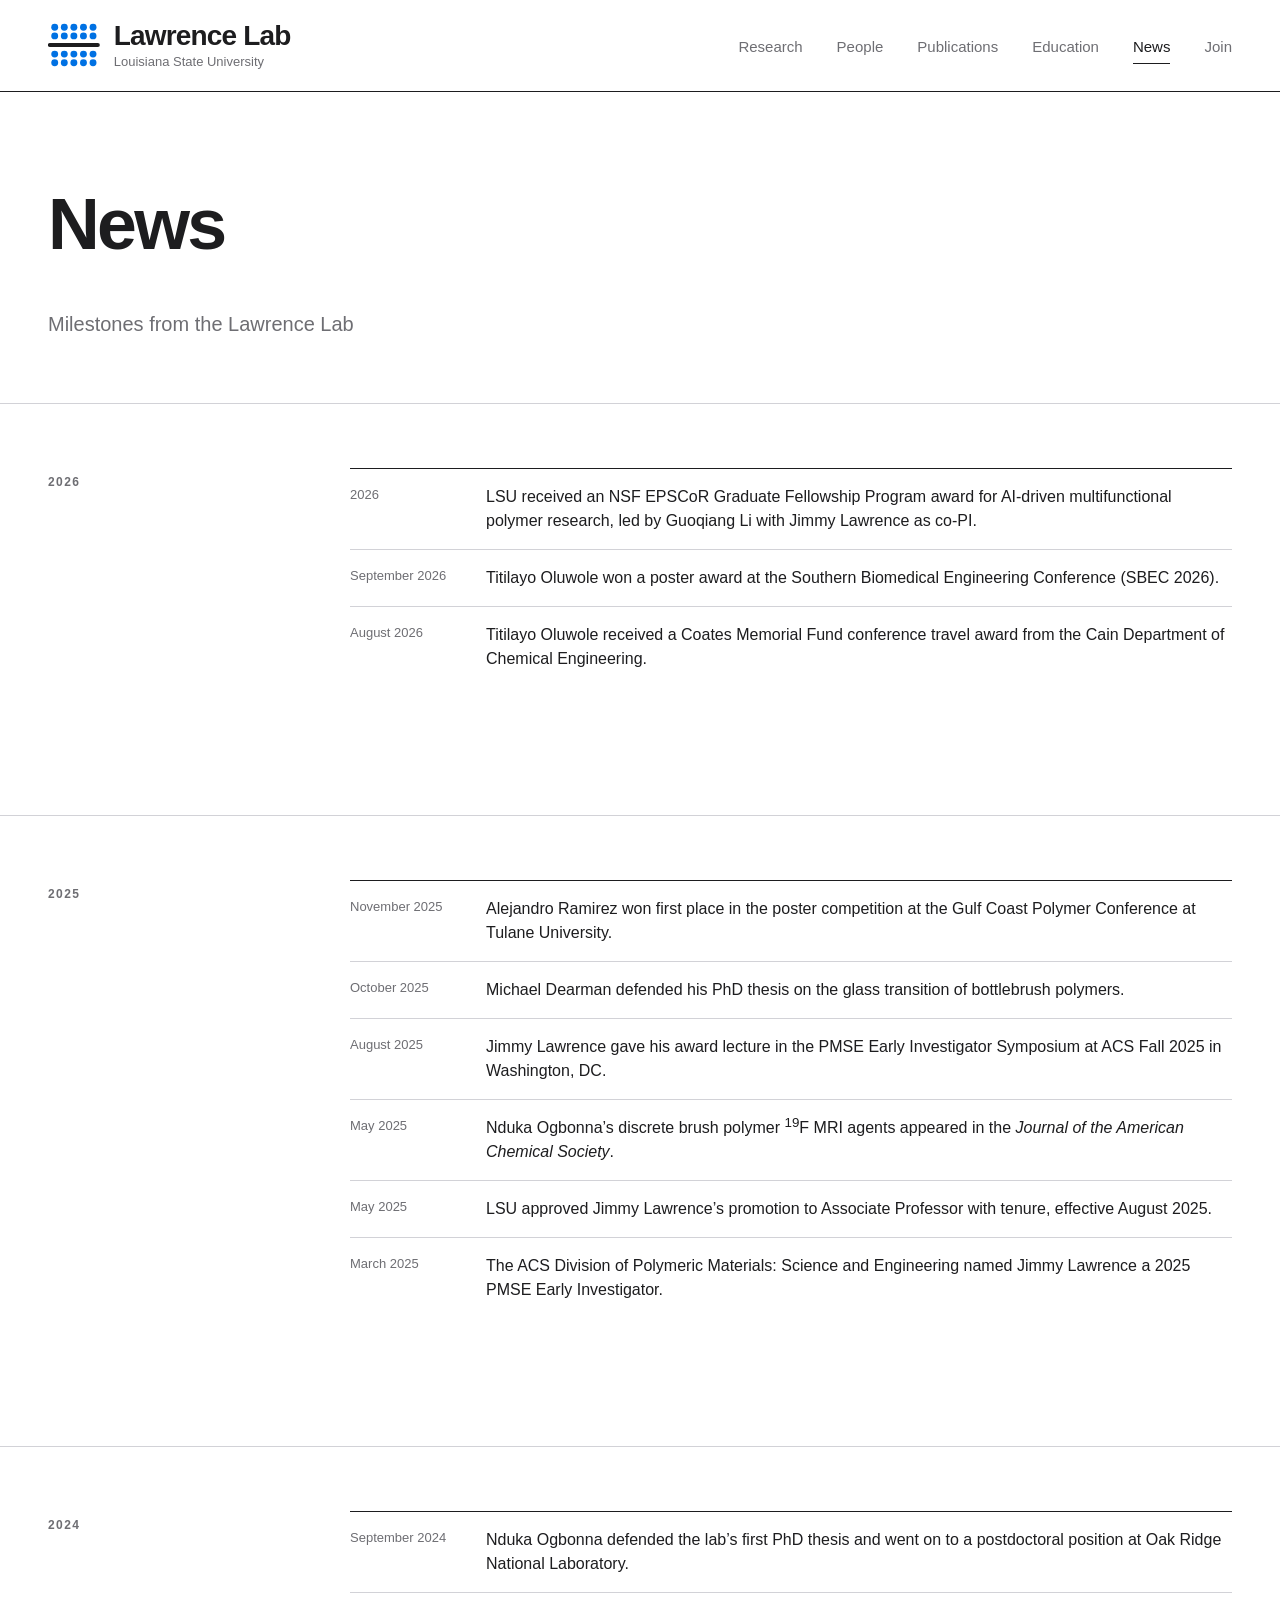
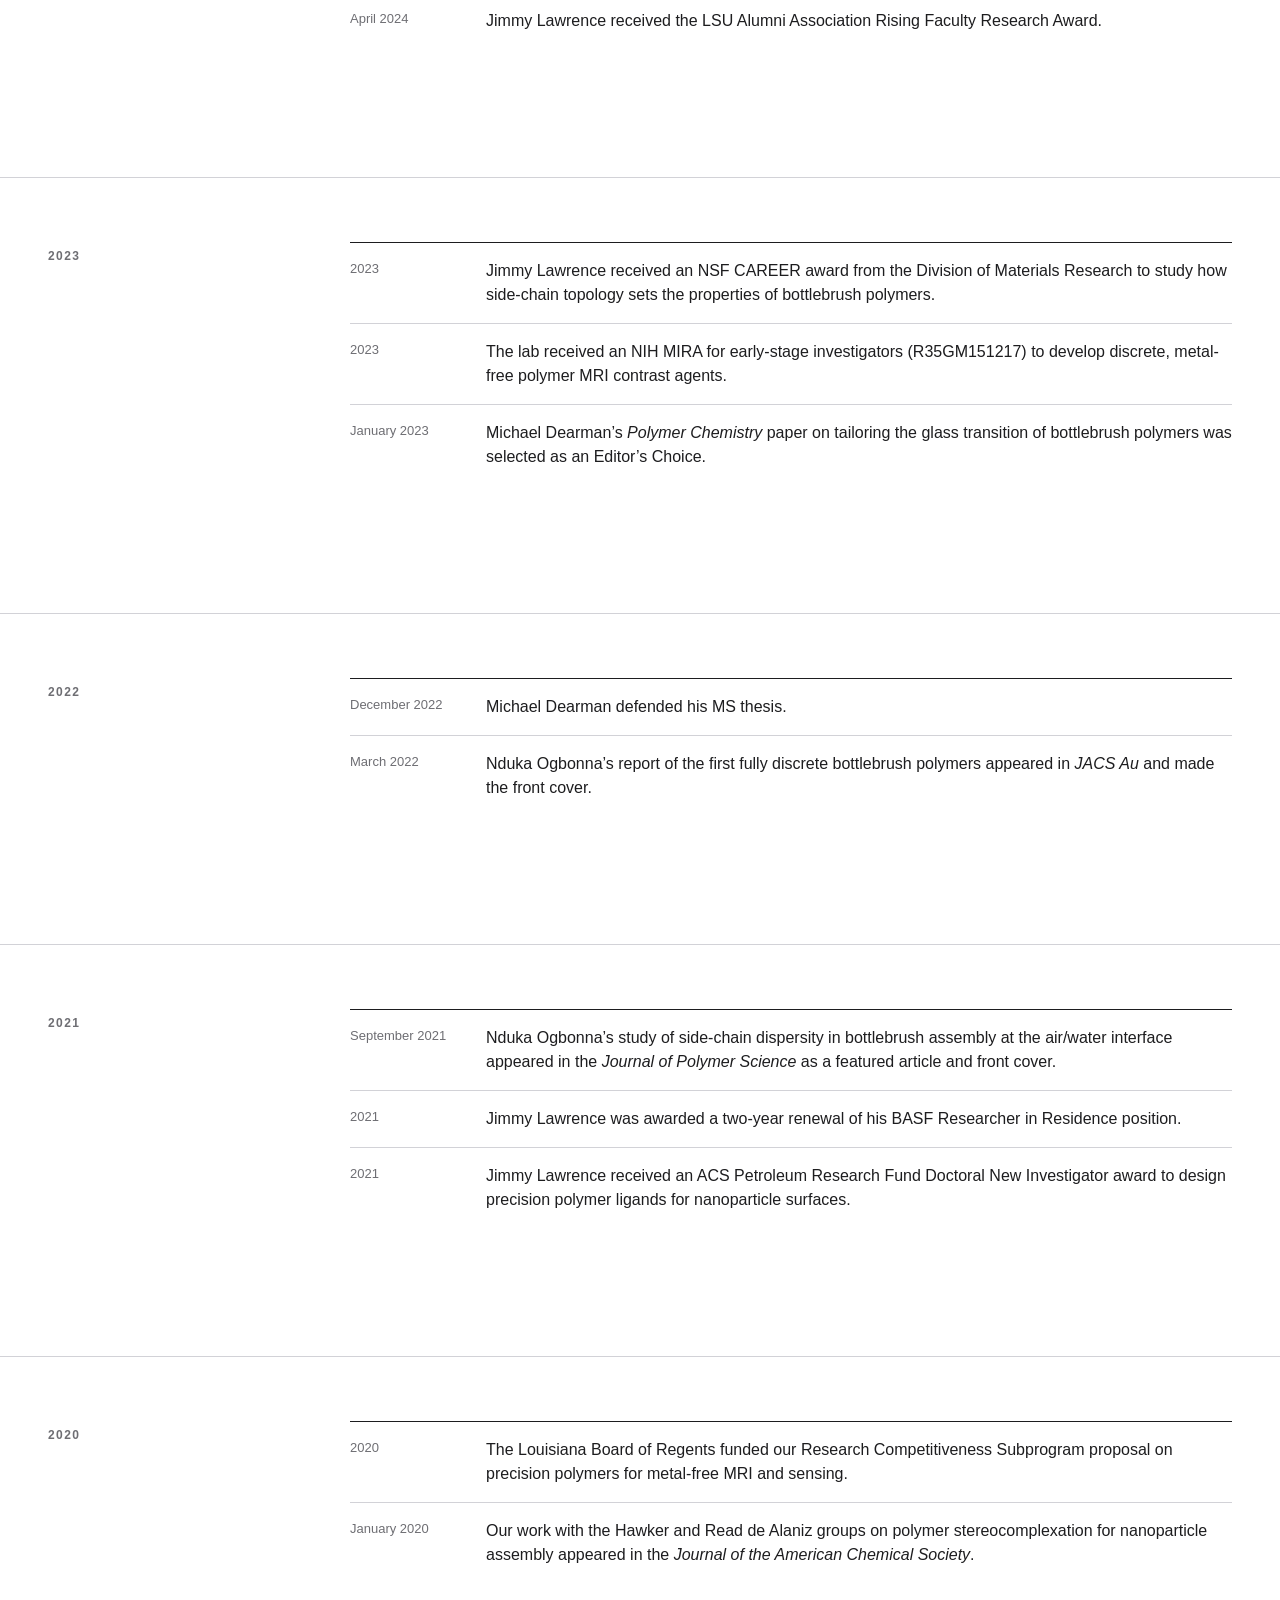
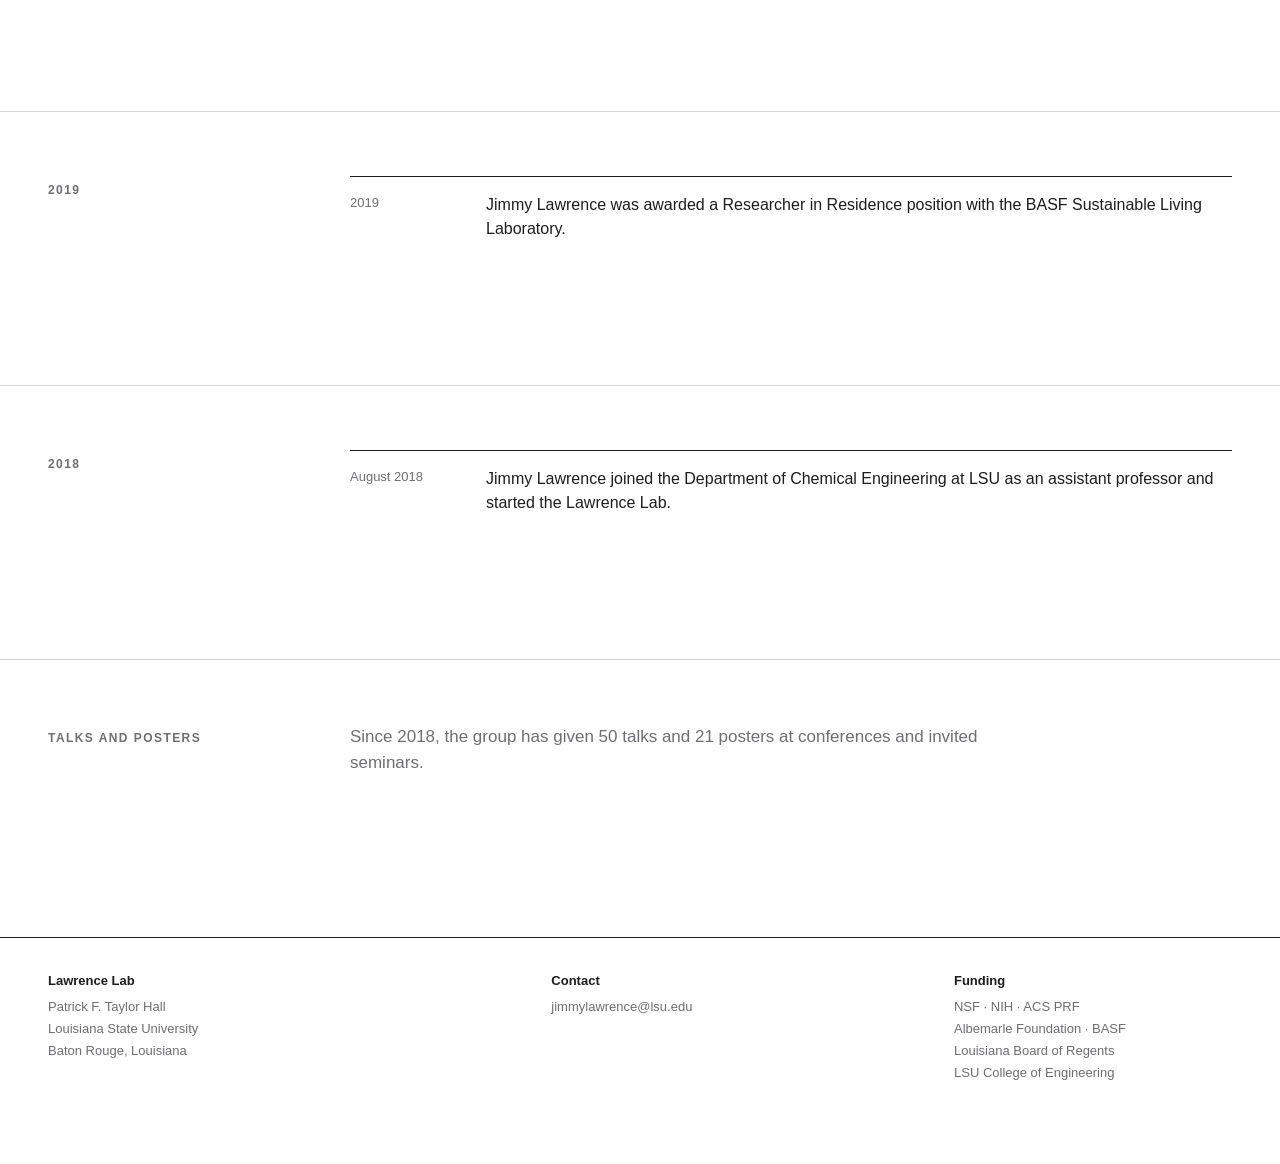
<file: news.html>
<!DOCTYPE html>
<html lang="en">
<head>
<meta charset="utf-8">
<meta name="viewport" content="width=device-width,initial-scale=1">
<title>News · Lawrence Lab</title>
<link rel="canonical" href="https://www.jlawrencelab.com/news.html">
<meta name="color-scheme" content="light dark">
<link rel="icon" href="favicon.svg" type="image/svg+xml">
<link rel="icon" href="favicon-32.png" sizes="32x32" type="image/png">
<link rel="apple-touch-icon" href="apple-touch-icon.png">
<link rel="stylesheet" href="style.css">
<script src="site.js" defer></script>
</head>
<body>

<header class="top"><div class="grid">
  <div class="wordmark"><a class="brand" href="index.html" aria-label="Lawrence Lab, home"><svg class="mark" viewBox="5 8 54 48" aria-hidden="true" focusable="false"><line class="bb" x1="7" y1="32" x2="57" y2="32"/><circle class="bd" cx="12" cy="13.5" r="3.6"/><circle class="bd" cx="12" cy="22.5" r="3.6"/><circle class="bd" cx="12" cy="41.5" r="3.6"/><circle class="bd" cx="12" cy="50.5" r="3.6"/><circle class="bd" cx="22" cy="13.5" r="3.6"/><circle class="bd" cx="22" cy="22.5" r="3.6"/><circle class="bd" cx="22" cy="41.5" r="3.6"/><circle class="bd" cx="22" cy="50.5" r="3.6"/><circle class="bd" cx="32" cy="13.5" r="3.6"/><circle class="bd" cx="32" cy="22.5" r="3.6"/><circle class="bd" cx="32" cy="41.5" r="3.6"/><circle class="bd" cx="32" cy="50.5" r="3.6"/><circle class="bd" cx="42" cy="13.5" r="3.6"/><circle class="bd" cx="42" cy="22.5" r="3.6"/><circle class="bd" cx="42" cy="41.5" r="3.6"/><circle class="bd" cx="42" cy="50.5" r="3.6"/><circle class="bd" cx="52" cy="13.5" r="3.6"/><circle class="bd" cx="52" cy="22.5" r="3.6"/><circle class="bd" cx="52" cy="41.5" r="3.6"/><circle class="bd" cx="52" cy="50.5" r="3.6"/></svg><span class="txt"><span class="nm">Lawrence Lab</span><span class="sub">Louisiana State University</span></span></a></div>
  <nav class="main">
    <a href="index.html">Research</a>
    <a href="people.html">People</a>
    <a href="publications.html">Publications</a>
    <a href="education.html">Education</a>
    <a href="news.html" aria-current="page">News</a>
    <a href="join.html">Join</a>
  </nav>
</div></header>

<div class="pagehead grid">
  <h1>News</h1>
  <p class="lede">Milestones from the Lawrence Lab</p>
</div>

<section class="block"><div class="grid">
  <div class="blockhead">2026</div>
  <div class="blockbody">
    <ul class="news">
      <li><time>2026</time><span>LSU received an NSF EPSCoR Graduate Fellowship Program award for AI-driven multifunctional polymer research, led by Guoqiang Li with Jimmy Lawrence as co-PI.</span></li>
      <li><time>September 2026</time><span>Titilayo Oluwole won a poster award at the Southern Biomedical Engineering Conference (SBEC 2026).</span></li>
      <li><time>August 2026</time><span>Titilayo Oluwole received a Coates Memorial Fund conference travel award from the Cain Department of Chemical Engineering.</span></li>
    </ul>
  </div>
</div></section>

<section class="block"><div class="grid">
  <div class="blockhead">2025</div>
  <div class="blockbody">
    <ul class="news">
      <li><time>November 2025</time><span>Alejandro Ramirez won first place in the poster competition at the Gulf Coast Polymer Conference at Tulane University.</span></li>
      <li><time>October 2025</time><span>Michael Dearman defended his PhD thesis on the glass transition of bottlebrush polymers.</span></li>
      <li><time>August 2025</time><span>Jimmy Lawrence gave his award lecture in the PMSE Early Investigator Symposium at ACS Fall 2025 in Washington, DC.</span></li>
      <li><time>May 2025</time><span>Nduka Ogbonna&rsquo;s discrete brush polymer <sup>19</sup>F MRI agents appeared in the <em>Journal of the American Chemical Society</em>.</span></li>
      <li><time>May 2025</time><span>LSU approved Jimmy Lawrence&rsquo;s promotion to Associate Professor with tenure, effective August 2025.</span></li>
      <li><time>March 2025</time><span>The ACS Division of Polymeric Materials: Science and Engineering named Jimmy Lawrence a 2025 PMSE Early Investigator.</span></li>
    </ul>
  </div>
</div></section>

<section class="block"><div class="grid">
  <div class="blockhead">2024</div>
  <div class="blockbody">
    <ul class="news">
      <li><time>September 2024</time><span>Nduka Ogbonna defended the lab&rsquo;s first PhD thesis and went on to a postdoctoral position at Oak Ridge National Laboratory.</span></li>
      <li><time>April 2024</time><span>Jimmy Lawrence received the LSU Alumni Association Rising Faculty Research Award.</span></li>
    </ul>
  </div>
</div></section>

<section class="block"><div class="grid">
  <div class="blockhead">2023</div>
  <div class="blockbody">
    <ul class="news">
      <li><time>2023</time><span>Jimmy Lawrence received an NSF CAREER award from the Division of Materials Research to study how side-chain topology sets the properties of bottlebrush polymers.</span></li>
      <li><time>2023</time><span>The lab received an NIH MIRA for early-stage investigators (R35GM151217) to develop discrete, metal-free polymer MRI contrast agents.</span></li>
      <li><time>January 2023</time><span>Michael Dearman&rsquo;s <em>Polymer Chemistry</em> paper on tailoring the glass transition of bottlebrush polymers was selected as an Editor&rsquo;s Choice.</span></li>
    </ul>
  </div>
</div></section>

<section class="block"><div class="grid">
  <div class="blockhead">2022</div>
  <div class="blockbody">
    <ul class="news">
      <li><time>December 2022</time><span>Michael Dearman defended his MS thesis.</span></li>
      <li><time>March 2022</time><span>Nduka Ogbonna&rsquo;s report of the first fully discrete bottlebrush polymers appeared in <em>JACS Au</em> and made the front cover.</span></li>
    </ul>
  </div>
</div></section>

<section class="block"><div class="grid">
  <div class="blockhead">2021</div>
  <div class="blockbody">
    <ul class="news">
      <li><time>September 2021</time><span>Nduka Ogbonna&rsquo;s study of side-chain dispersity in bottlebrush assembly at the air/water interface appeared in the <em>Journal of Polymer Science</em> as a featured article and front cover.</span></li>
      <li><time>2021</time><span>Jimmy Lawrence was awarded a two-year renewal of his BASF Researcher in Residence position.</span></li>
      <li><time>2021</time><span>Jimmy Lawrence received an ACS Petroleum Research Fund Doctoral New Investigator award to design precision polymer ligands for nanoparticle surfaces.</span></li>
    </ul>
  </div>
</div></section>

<section class="block"><div class="grid">
  <div class="blockhead">2020</div>
  <div class="blockbody">
    <ul class="news">
      <li><time>2020</time><span>The Louisiana Board of Regents funded our Research Competitiveness Subprogram proposal on precision polymers for metal-free MRI and sensing.</span></li>
      <li><time>January 2020</time><span>Our work with the Hawker and Read de Alaniz groups on polymer stereocomplexation for nanoparticle assembly appeared in the <em>Journal of the American Chemical Society</em>.</span></li>
    </ul>
  </div>
</div></section>

<section class="block"><div class="grid">
  <div class="blockhead">2019</div>
  <div class="blockbody">
    <ul class="news">
      <li><time>2019</time><span>Jimmy Lawrence was awarded a Researcher in Residence position with the BASF Sustainable Living Laboratory.</span></li>
    </ul>
  </div>
</div></section>

<section class="block"><div class="grid">
  <div class="blockhead">2018</div>
  <div class="blockbody">
    <ul class="news">
      <li><time>August 2018</time><span>Jimmy Lawrence joined the Department of Chemical Engineering at LSU as an assistant professor and started the Lawrence Lab.</span></li>
    </ul>
  </div>
</div></section>


<section class="block"><div class="grid">
  <div class="blockhead">Talks and posters</div>
  <div class="blockbody">
    <p class="tallyline">Since 2018, the group has given 50 talks and 21 posters at conferences and invited seminars.</p>
  </div>
</div></section>

<footer><div class="grid">
  <div class="a"><strong>Lawrence Lab</strong>
    Patrick F. Taylor Hall<br>Louisiana State University<br>Baton Rouge, Louisiana</div>
  <div class="b"><strong>Contact</strong>
    <a href="mailto:jimmylawrence@lsu.edu">jimmylawrence@lsu.edu</a></div>
  <div class="c"><strong>Funding</strong>
    NSF &middot; NIH &middot; ACS PRF<br>Albemarle Foundation &middot; BASF<br>Louisiana Board of Regents<br>LSU College of Engineering</div>
</div></footer>

</body>
</html>
</file>
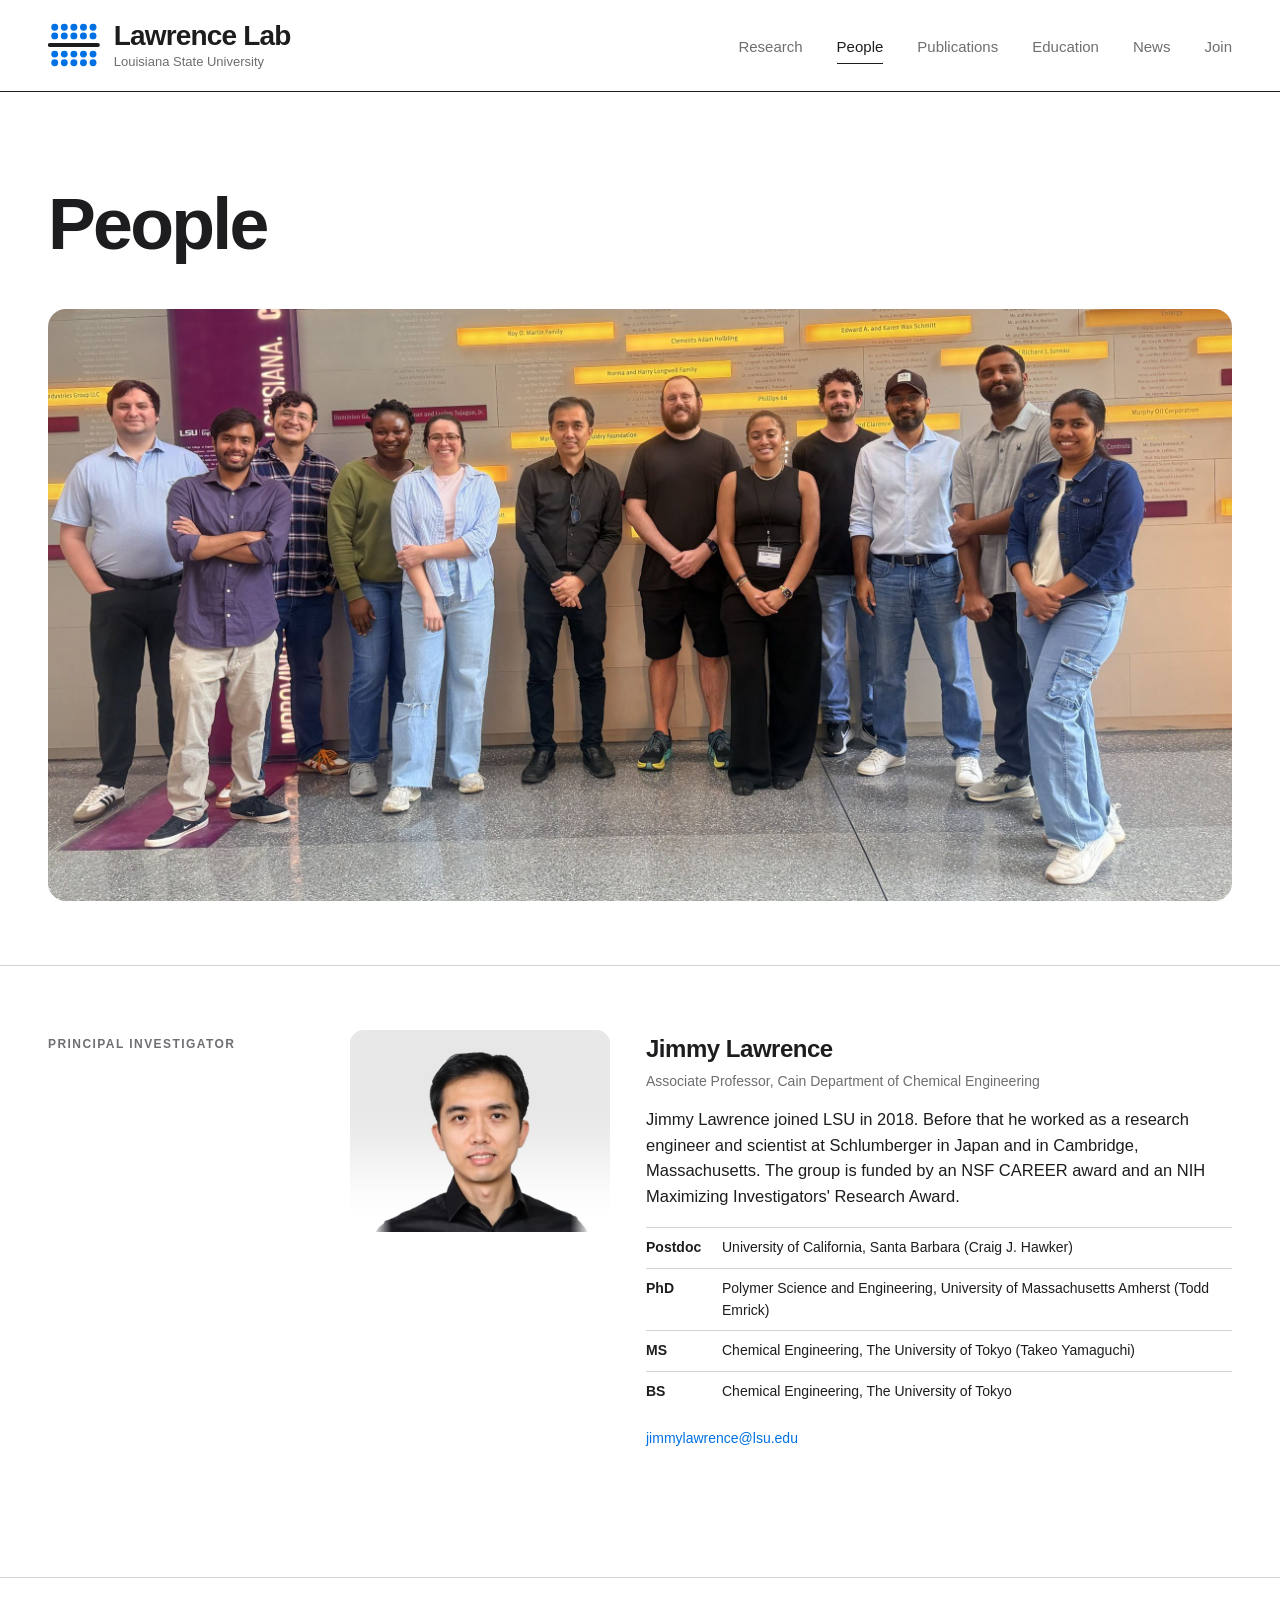
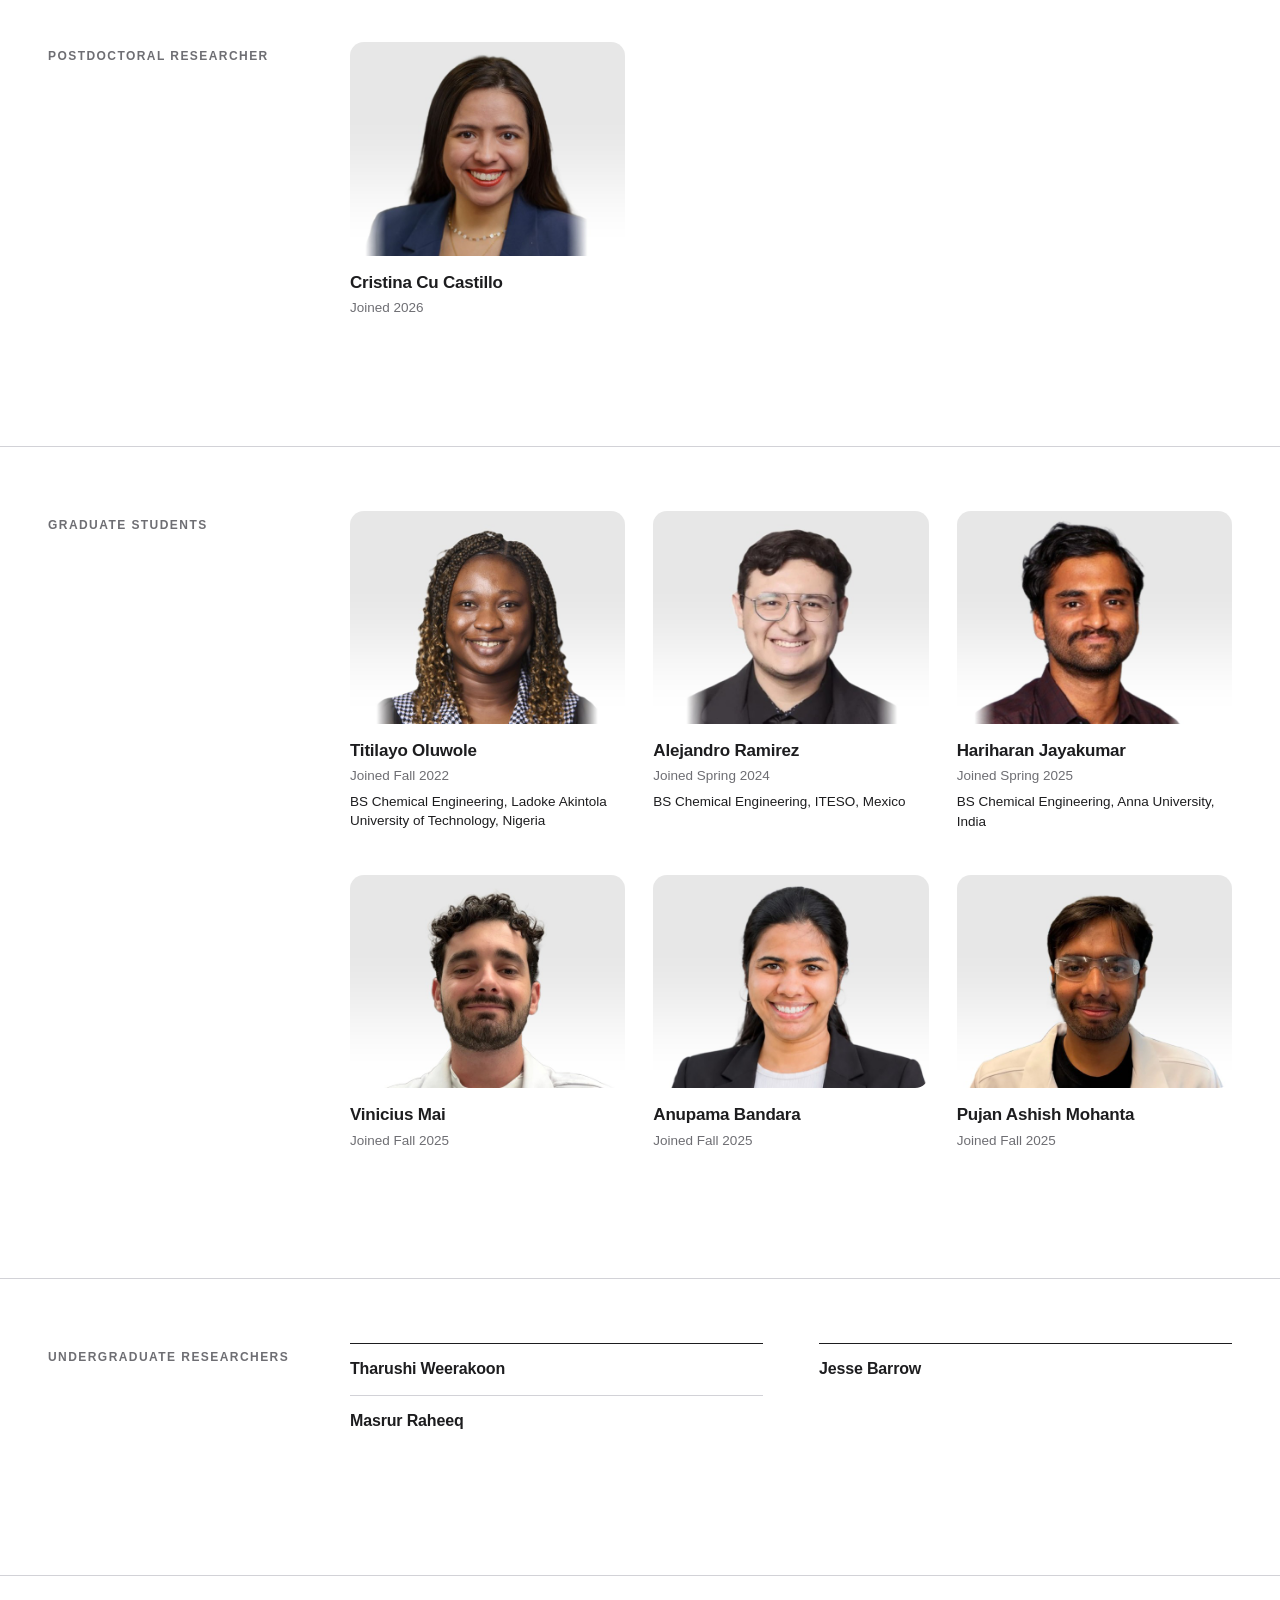
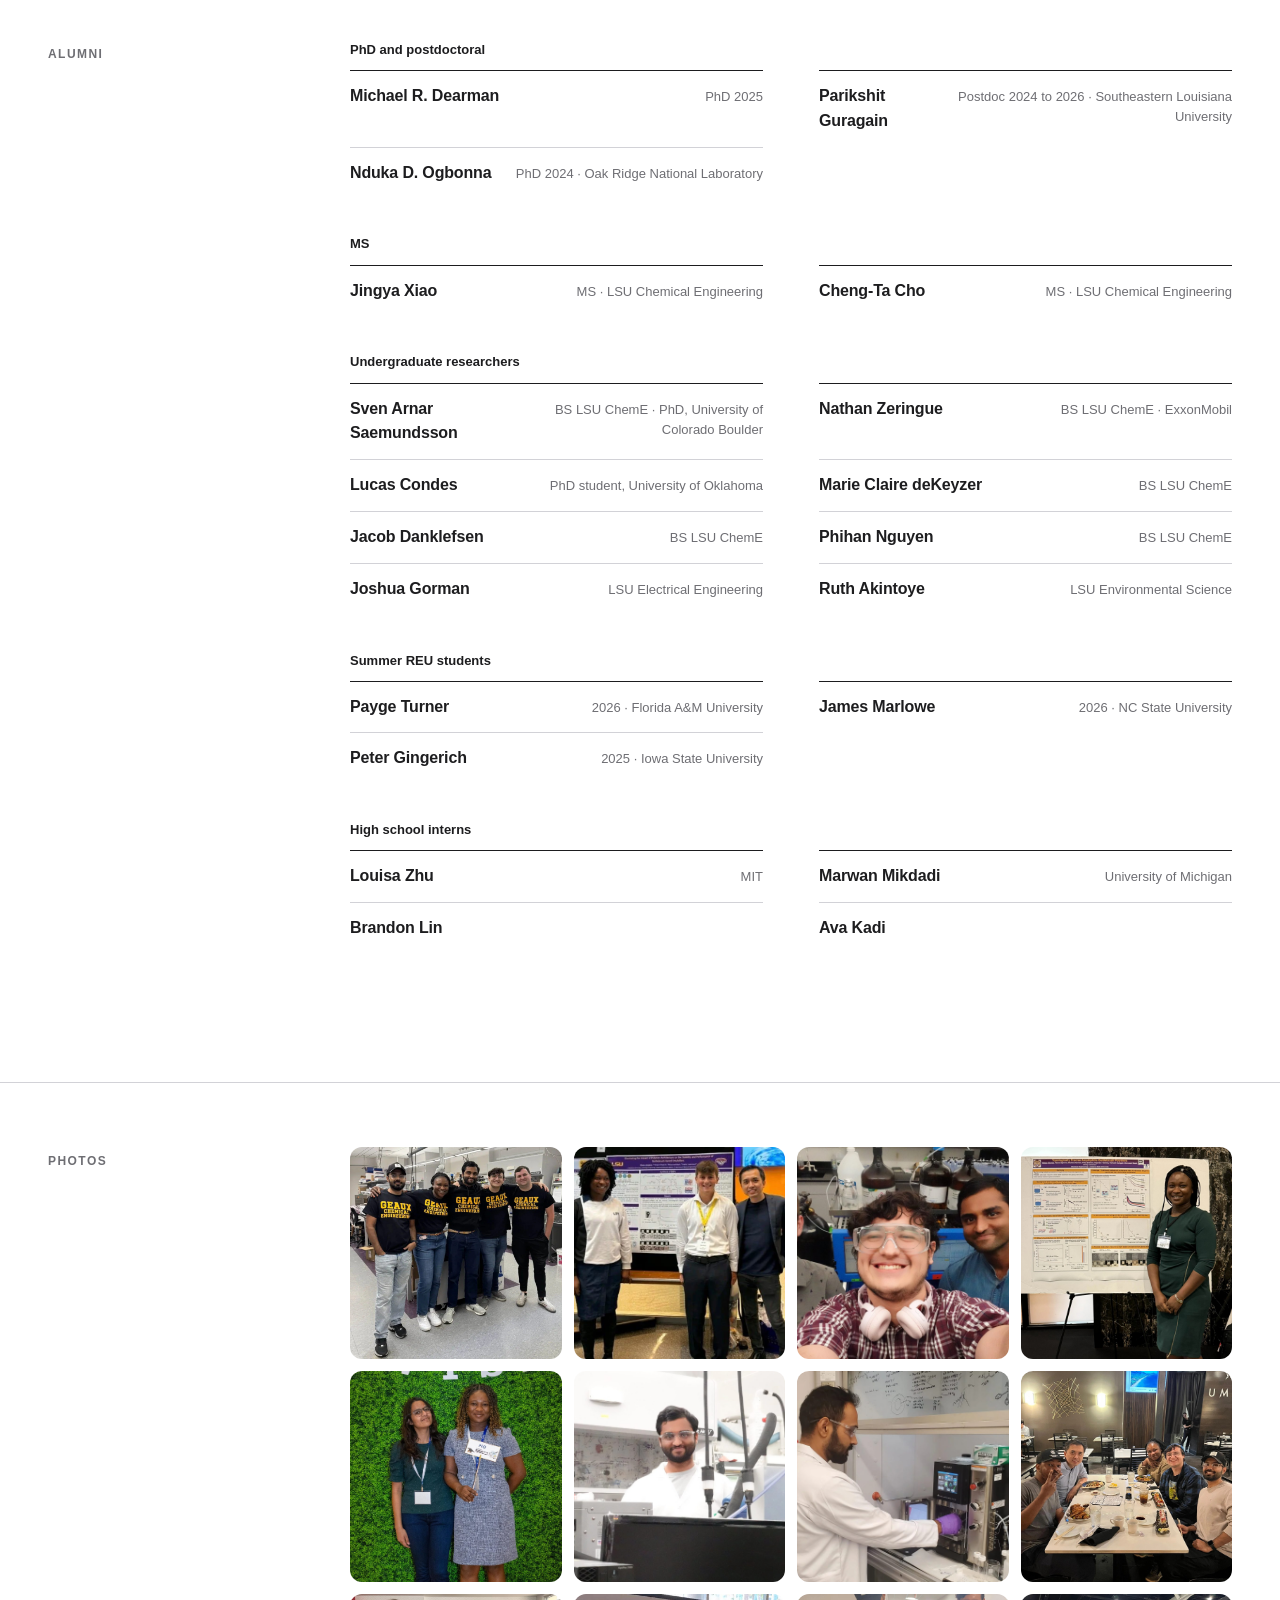
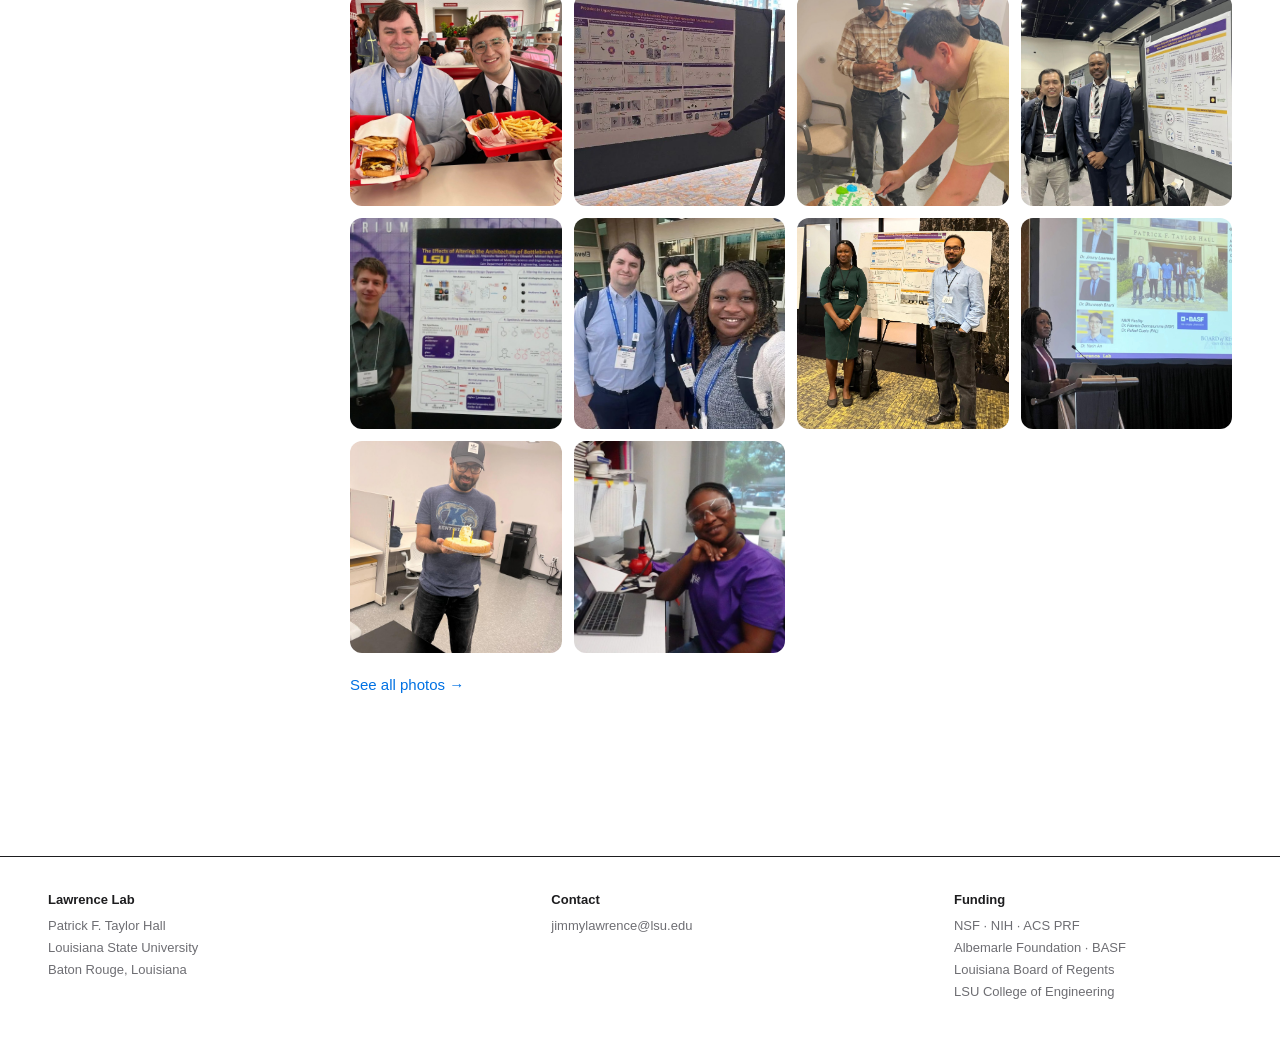
<file: people.html>
<!DOCTYPE html>
<html lang="en">
<head>
<meta charset="utf-8">
<meta name="viewport" content="width=device-width,initial-scale=1">
<title>People · Lawrence Lab</title>
<link rel="canonical" href="https://www.jlawrencelab.com/people.html">
<meta name="color-scheme" content="light dark">
<link rel="icon" href="favicon.svg" type="image/svg+xml">
<link rel="icon" href="favicon-32.png" sizes="32x32" type="image/png">
<link rel="apple-touch-icon" href="apple-touch-icon.png">
<link rel="stylesheet" href="style.css">
<script src="site.js" defer></script>
</head>
<body>

<header class="top"><div class="grid">
  <div class="wordmark"><a class="brand" href="index.html" aria-label="Lawrence Lab, home"><svg class="mark" viewBox="5 8 54 48" aria-hidden="true" focusable="false"><line class="bb" x1="7" y1="32" x2="57" y2="32"/><circle class="bd" cx="12" cy="13.5" r="3.6"/><circle class="bd" cx="12" cy="22.5" r="3.6"/><circle class="bd" cx="12" cy="41.5" r="3.6"/><circle class="bd" cx="12" cy="50.5" r="3.6"/><circle class="bd" cx="22" cy="13.5" r="3.6"/><circle class="bd" cx="22" cy="22.5" r="3.6"/><circle class="bd" cx="22" cy="41.5" r="3.6"/><circle class="bd" cx="22" cy="50.5" r="3.6"/><circle class="bd" cx="32" cy="13.5" r="3.6"/><circle class="bd" cx="32" cy="22.5" r="3.6"/><circle class="bd" cx="32" cy="41.5" r="3.6"/><circle class="bd" cx="32" cy="50.5" r="3.6"/><circle class="bd" cx="42" cy="13.5" r="3.6"/><circle class="bd" cx="42" cy="22.5" r="3.6"/><circle class="bd" cx="42" cy="41.5" r="3.6"/><circle class="bd" cx="42" cy="50.5" r="3.6"/><circle class="bd" cx="52" cy="13.5" r="3.6"/><circle class="bd" cx="52" cy="22.5" r="3.6"/><circle class="bd" cx="52" cy="41.5" r="3.6"/><circle class="bd" cx="52" cy="50.5" r="3.6"/></svg><span class="txt"><span class="nm">Lawrence Lab</span><span class="sub">Louisiana State University</span></span></a></div>
  <nav class="main">
    <a href="index.html">Research</a>
    <a href="people.html" aria-current="page">People</a>
    <a href="publications.html">Publications</a>
    <a href="education.html">Education</a>
    <a href="news.html">News</a>
    <a href="join.html">Join</a>
  </nav>
</div></header>

<div class="pagehead grid">
  <h1>People</h1>
</div>

<div class="groupfig grid">
  <figure><img src="images/group/group-2026.jpg" alt="The Lawrence Lab group at LSU."></figure>
</div>

<section class="block"><div class="grid">
  <div class="blockhead">Principal Investigator</div>
  <div class="blockbody pi2">
    <img class="ph" src="images/people/lawrence.jpg" alt="Jimmy Lawrence">
    <div>
      <h3>Jimmy Lawrence</h3>
      <div class="tt">Associate Professor, Cain Department of Chemical Engineering</div>
      <p>Jimmy Lawrence joined LSU in 2018. Before that he worked as a research engineer and
      scientist at Schlumberger in Japan and in Cambridge, Massachusetts. The group is funded
      by an NSF CAREER award and an NIH Maximizing Investigators' Research Award.</p>
      <ul class="cv">
        <li><b>Postdoc</b>University of California, Santa Barbara (Craig J. Hawker)</li>
        <li><b>PhD</b>Polymer Science and Engineering, University of Massachusetts Amherst (Todd Emrick)</li>
        <li><b>MS</b>Chemical Engineering, The University of Tokyo (Takeo Yamaguchi)</li>
        <li><b>BS</b>Chemical Engineering, The University of Tokyo</li>
      </ul>
      <div class="links">
        <a href="mailto:jimmylawrence@lsu.edu">jimmylawrence@lsu.edu</a>
        <!-- CV SLOT: to enable, place cv.pdf in the repo root and uncomment the two lines below.
             <span>&middot;</span>
             <a href="cv.pdf">Curriculum vitae (PDF)</a>
        -->
      </div>
    </div>
  </div>
</div></section>

<section class="block"><div class="grid">
  <div class="blockhead">Postdoctoral Researcher</div>
  <div class="blockbody"><ul class="members">
    <li><img class="ph" src="images/people/cucastillo.jpg" alt="Cristina Cu Castillo"><h3>Cristina Cu Castillo</h3><p>Joined 2026</p></li>
  </ul></div>
</div></section>

<section class="block"><div class="grid">
  <div class="blockhead">Graduate Students</div>
  <div class="blockbody"><ul class="members">
    <li><img class="ph" src="images/people/oluwole.jpg" alt="Titilayo Oluwole"><h3>Titilayo Oluwole</h3><p>Joined Fall 2022</p>
      <p class="ed">BS Chemical Engineering, Ladoke Akintola University of Technology, Nigeria</p></li>
    <li><img class="ph" src="images/people/ramirez.jpg" alt="Alejandro Ramirez"><h3>Alejandro Ramirez</h3><p>Joined Spring 2024</p>
      <p class="ed">BS Chemical Engineering, ITESO, Mexico</p></li>
    <li><img class="ph" src="images/people/jayakumar.jpg" alt="Hariharan Jayakumar"><h3>Hariharan Jayakumar</h3><p>Joined Spring 2025</p>
      <p class="ed">BS Chemical Engineering, Anna University, India</p></li>
    <li><img class="ph" src="images/people/mai.jpg" alt="Vinicius Mai"><h3>Vinicius Mai</h3><p>Joined Fall 2025</p></li>
    <li><img class="ph" src="images/people/bandara.jpg" alt="Anupama Bandara"><h3>Anupama Bandara</h3><p>Joined Fall 2025</p></li>
    <li><img class="ph" src="images/people/mohanta.jpg" alt="Pujan Ashish Mohanta"><h3>Pujan Ashish Mohanta</h3><p>Joined Fall 2025</p></li>
  </ul></div>
</div></section>

<section class="block"><div class="grid">
  <div class="blockhead">Undergraduate Researchers</div>
  <div class="blockbody"><ul class="roster">
      <li><span class="nm">Tharushi Weerakoon</span><span class="rl"></span></li>
      <li><span class="nm">Jesse Barrow</span><span class="rl"></span></li>
      <li><span class="nm">Masrur Raheeq</span><span class="rl"></span></li>
  </ul></div>
</div></section>

<section class="block"><div class="grid">
  <div class="blockhead">Alumni</div>
  <div class="blockbody">
    <h4 class="sub">PhD and postdoctoral</h4>
    <ul class="roster">
      <li><span class="nm">Michael R. Dearman</span><span class="rl">PhD 2025</span></li>
      <li><span class="nm">Parikshit Guragain</span><span class="rl">Postdoc 2024 to 2026 · Southeastern Louisiana University</span></li>
      <li><span class="nm">Nduka D. Ogbonna</span><span class="rl">PhD 2024 · Oak Ridge National Laboratory</span></li>
    </ul>
    <h4 class="sub">MS</h4>
    <ul class="roster">
      <li><span class="nm">Jingya Xiao</span><span class="rl">MS · LSU Chemical Engineering</span></li>
      <li><span class="nm">Cheng-Ta Cho</span><span class="rl">MS · LSU Chemical Engineering</span></li>
    </ul>
    <h4 class="sub">Undergraduate researchers</h4>
    <ul class="roster">
      <li><span class="nm">Sven Arnar Saemundsson</span><span class="rl">BS LSU ChemE · PhD, University of Colorado Boulder</span></li>
      <li><span class="nm">Nathan Zeringue</span><span class="rl">BS LSU ChemE · ExxonMobil</span></li>
      <li><span class="nm">Lucas Condes</span><span class="rl">PhD student, University of Oklahoma</span></li>
      <li><span class="nm">Marie Claire deKeyzer</span><span class="rl">BS LSU ChemE</span></li>
      <li><span class="nm">Jacob Danklefsen</span><span class="rl">BS LSU ChemE</span></li>
      <li><span class="nm">Phihan Nguyen</span><span class="rl">BS LSU ChemE</span></li>
      <li><span class="nm">Joshua Gorman</span><span class="rl">LSU Electrical Engineering</span></li>
      <li><span class="nm">Ruth Akintoye</span><span class="rl">LSU Environmental Science</span></li>
    </ul>
    <h4 class="sub">Summer REU students</h4>
    <ul class="roster">
      <li><span class="nm">Payge Turner</span><span class="rl">2026 · Florida A&amp;M University</span></li>
      <li><span class="nm">James Marlowe</span><span class="rl">2026 · NC State University</span></li>
      <li><span class="nm">Peter Gingerich</span><span class="rl">2025 · Iowa State University</span></li>
    </ul>
    <h4 class="sub">High school interns</h4>
    <ul class="roster">
      <li><span class="nm">Louisa Zhu</span><span class="rl">MIT</span></li>
      <li><span class="nm">Marwan Mikdadi</span><span class="rl">University of Michigan</span></li>
      <li><span class="nm">Brandon Lin</span><span class="rl"></span></li>
      <li><span class="nm">Ava Kadi</span><span class="rl"></span></li>
    </ul>
  </div>
</div></section>

<section class="block"><div class="grid">
  <div class="blockhead">Photos</div>
  <div class="blockbody"><div class="gallery">
    <img src="images/group/group-2025.jpg" alt="Group members in Geaux Chemical Engineering shirts in the lab." loading="lazy">
    <img src="images/group/poster-team.jpg" alt="Group members at a conference poster." loading="lazy">
    <img src="images/group/selfie.jpg" alt="Three group members in the lab." loading="lazy">
    <img src="images/group/poster-oluwole.jpg" alt="Titilayo Oluwole presenting a poster." loading="lazy">
    <img src="images/group/wise.jpg" alt="Group members at a WISE event." loading="lazy">
    <img src="images/group/lab.jpg" alt="Working in the lab." loading="lazy">
    <img src="images/group/instrument.jpg" alt="Running an instrument in the lab." loading="lazy">
    <img src="images/group/dinner.jpg" alt="Group dinner." loading="lazy">
    <img src="images/group/lunch.jpg" alt="Group lunch." loading="lazy">
    <img src="images/group/poster-ramirez.jpg" alt="Alejandro Ramirez presenting a poster at a conference." loading="lazy">
    <img src="images/group/birthday-cake.jpg" alt="Cutting a birthday cake in the lab." loading="lazy">
    <img src="images/group/poster-ogbonna-lawrence.jpg" alt="Nduka Ogbonna and Jimmy Lawrence at a conference poster." loading="lazy">
    <img src="images/group/poster-dearman.jpg" alt="Michael Dearman with his poster on bottlebrush polymer architecture and thermal properties." loading="lazy">
    <img src="images/group/conference-trio.jpg" alt="Three group members at a conference." loading="lazy">
    <img src="images/group/poster-pair.jpg" alt="Two group members beside a poster at a conference." loading="lazy">
    <img src="images/group/talk-oluwole.jpg" alt="Titilayo Oluwole giving a talk." loading="lazy">
    <img src="images/group/cake-lab.jpg" alt="A group member with cake in the lab." loading="lazy">
    <img src="images/group/lab-bench.jpg" alt="Working at the bench in the lab." loading="lazy">
  </div>
  <p class="photolink"><a href="photos.html">See all photos &rarr;</a></p></div>
</div></section>

<footer><div class="grid">
  <div class="a"><strong>Lawrence Lab</strong>
    Patrick F. Taylor Hall<br>Louisiana State University<br>Baton Rouge, Louisiana</div>
  <div class="b"><strong>Contact</strong>
    <a href="mailto:jimmylawrence@lsu.edu">jimmylawrence@lsu.edu</a></div>
  <div class="c"><strong>Funding</strong>
    NSF &middot; NIH &middot; ACS PRF<br>Albemarle Foundation &middot; BASF<br>Louisiana Board of Regents<br>LSU College of Engineering</div>
</div></footer>

</body>
</html>
</file>
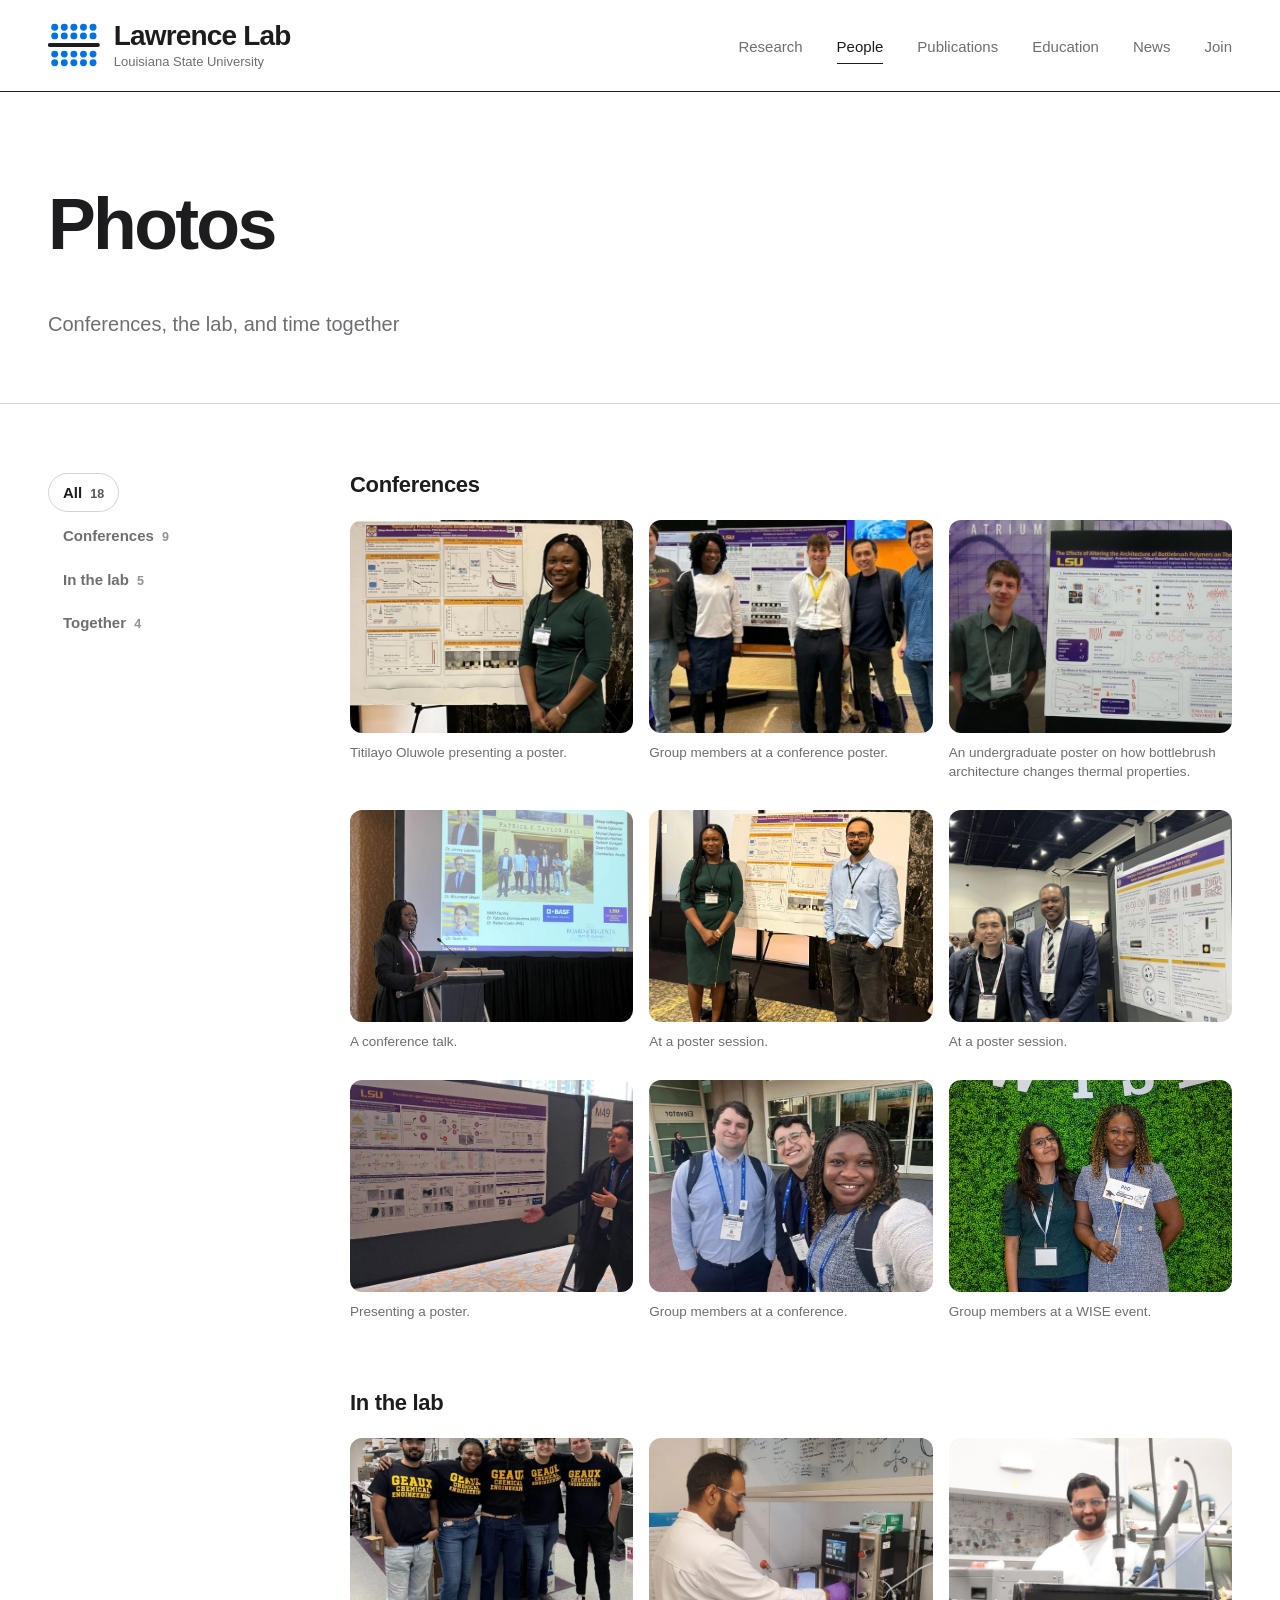
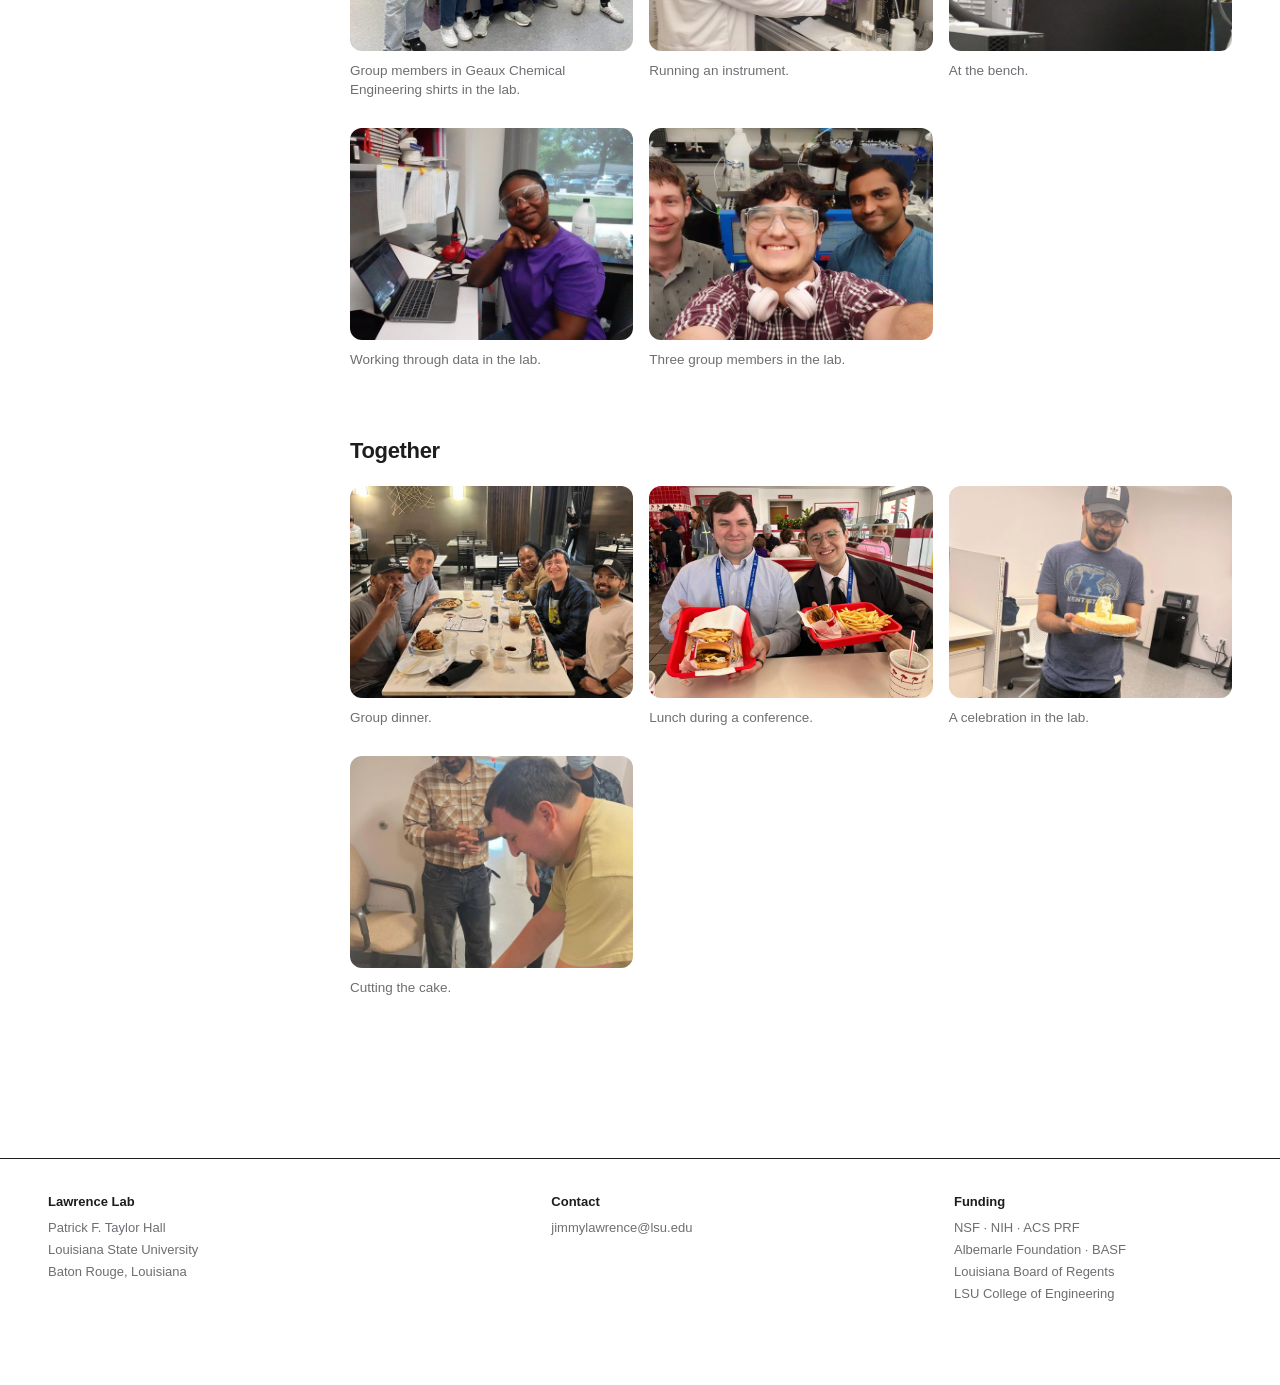
<file: photos.html>
<!DOCTYPE html>
<html lang="en">
<head>
<meta charset="utf-8">
<meta name="viewport" content="width=device-width,initial-scale=1">
<title>Photos · Lawrence Lab</title>
<link rel="canonical" href="https://www.jlawrencelab.com/photos.html">
<meta name="color-scheme" content="light dark">
<link rel="icon" href="favicon.svg" type="image/svg+xml">
<link rel="icon" href="favicon-32.png" sizes="32x32" type="image/png">
<link rel="apple-touch-icon" href="apple-touch-icon.png">
<link rel="stylesheet" href="style.css">
<script src="site.js" defer></script>
</head>
<body>

<header class="top"><div class="grid">
  <div class="wordmark"><a class="brand" href="index.html" aria-label="Lawrence Lab, home"><svg class="mark" viewBox="5 8 54 48" aria-hidden="true" focusable="false"><line class="bb" x1="7" y1="32" x2="57" y2="32"/><circle class="bd" cx="12" cy="13.5" r="3.6"/><circle class="bd" cx="12" cy="22.5" r="3.6"/><circle class="bd" cx="12" cy="41.5" r="3.6"/><circle class="bd" cx="12" cy="50.5" r="3.6"/><circle class="bd" cx="22" cy="13.5" r="3.6"/><circle class="bd" cx="22" cy="22.5" r="3.6"/><circle class="bd" cx="22" cy="41.5" r="3.6"/><circle class="bd" cx="22" cy="50.5" r="3.6"/><circle class="bd" cx="32" cy="13.5" r="3.6"/><circle class="bd" cx="32" cy="22.5" r="3.6"/><circle class="bd" cx="32" cy="41.5" r="3.6"/><circle class="bd" cx="32" cy="50.5" r="3.6"/><circle class="bd" cx="42" cy="13.5" r="3.6"/><circle class="bd" cx="42" cy="22.5" r="3.6"/><circle class="bd" cx="42" cy="41.5" r="3.6"/><circle class="bd" cx="42" cy="50.5" r="3.6"/><circle class="bd" cx="52" cy="13.5" r="3.6"/><circle class="bd" cx="52" cy="22.5" r="3.6"/><circle class="bd" cx="52" cy="41.5" r="3.6"/><circle class="bd" cx="52" cy="50.5" r="3.6"/></svg><span class="txt"><span class="nm">Lawrence Lab</span><span class="sub">Louisiana State University</span></span></a></div>
  <nav class="main">
    <a href="index.html">Research</a>
    <a href="people.html" aria-current="page">People</a>
    <a href="publications.html">Publications</a>
    <a href="education.html">Education</a>
    <a href="news.html">News</a>
    <a href="join.html">Join</a>
  </nav>
</div></header>

<div class="pagehead grid">
  <h1>Photos</h1>
  <p class="lede">Conferences, the lab, and time together</p>
</div>

<section class="block photos"><div class="grid">
  <div class="blockhead">
    <div class="albums" role="group" aria-label="Albums">
      <button type="button" data-album="all" aria-pressed="true">All <span>18</span></button>
      <button type="button" data-album="conf" aria-pressed="false">Conferences <span>9</span></button>
      <button type="button" data-album="lab" aria-pressed="false">In the lab <span>5</span></button>
      <button type="button" data-album="together" aria-pressed="false">Together <span>4</span></button>
    </div>
  </div>
  <div class="blockbody">
    <h2 class="albumhead" data-album="conf">Conferences</h2>
    <div class="pgrid">
      <figure data-album="conf"><a href="images/photos/poster-oluwole.jpg"><img src="images/photos/thumb/poster-oluwole.jpg" alt="Titilayo Oluwole presenting a poster" loading="lazy" style="object-position:center 35%"></a><figcaption>Titilayo Oluwole presenting a poster.</figcaption></figure>
      <figure data-album="conf"><a href="images/photos/poster-team.jpg"><img src="images/photos/thumb/poster-team.jpg" alt="Group members at a conference poster" loading="lazy" style="object-position:center"></a><figcaption>Group members at a conference poster.</figcaption></figure>
      <figure data-album="conf"><a href="images/photos/poster-undergrad.jpg"><img src="images/photos/thumb/poster-undergrad.jpg" alt="An undergraduate poster on how bottlebrush architecture changes thermal properties" loading="lazy" style="object-position:center"></a><figcaption>An undergraduate poster on how bottlebrush architecture changes thermal properties.</figcaption></figure>
      <figure data-album="conf"><a href="images/photos/talk.jpg"><img src="images/photos/thumb/talk.jpg" alt="A conference talk" loading="lazy" style="object-position:center"></a><figcaption>A conference talk.</figcaption></figure>
      <figure data-album="conf"><a href="images/photos/poster-pair.jpg"><img src="images/photos/thumb/poster-pair.jpg" alt="At a poster session" loading="lazy" style="object-position:center 30%"></a><figcaption>At a poster session.</figcaption></figure>
      <figure data-album="conf"><a href="images/photos/poster-session.jpg"><img src="images/photos/thumb/poster-session.jpg" alt="At a poster session" loading="lazy" style="object-position:center 30%"></a><figcaption>At a poster session.</figcaption></figure>
      <figure data-album="conf"><a href="images/photos/poster-presenting.jpg"><img src="images/photos/thumb/poster-presenting.jpg" alt="Presenting a poster" loading="lazy" style="object-position:center"></a><figcaption>Presenting a poster.</figcaption></figure>
      <figure data-album="conf"><a href="images/photos/conference-trio.jpg"><img src="images/photos/thumb/conference-trio.jpg" alt="Group members at a conference" loading="lazy" style="object-position:center 30%"></a><figcaption>Group members at a conference.</figcaption></figure>
      <figure data-album="conf"><a href="images/photos/wise.jpg"><img src="images/photos/thumb/wise.jpg" alt="Group members at a WISE event" loading="lazy" style="object-position:center 30%"></a><figcaption>Group members at a WISE event.</figcaption></figure>
    </div>
    <h2 class="albumhead" data-album="lab">In the lab</h2>
    <div class="pgrid">
      <figure data-album="lab"><a href="images/photos/group-2025.jpg"><img src="images/photos/thumb/group-2025.jpg" alt="Group members in Geaux Chemical Engineering shirts in the lab" loading="lazy" style="object-position:center"></a><figcaption>Group members in Geaux Chemical Engineering shirts in the lab.</figcaption></figure>
      <figure data-album="lab"><a href="images/photos/instrument.jpg"><img src="images/photos/thumb/instrument.jpg" alt="Running an instrument" loading="lazy" style="object-position:center"></a><figcaption>Running an instrument.</figcaption></figure>
      <figure data-album="lab"><a href="images/photos/lab-bench.jpg"><img src="images/photos/thumb/lab-bench.jpg" alt="At the bench" loading="lazy" style="object-position:center"></a><figcaption>At the bench.</figcaption></figure>
      <figure data-album="lab"><a href="images/photos/lab-desk.jpg"><img src="images/photos/thumb/lab-desk.jpg" alt="Working through data in the lab" loading="lazy" style="object-position:center"></a><figcaption>Working through data in the lab.</figcaption></figure>
      <figure data-album="lab"><a href="images/photos/lab-selfie.jpg"><img src="images/photos/thumb/lab-selfie.jpg" alt="Three group members in the lab" loading="lazy" style="object-position:center"></a><figcaption>Three group members in the lab.</figcaption></figure>
    </div>
    <h2 class="albumhead" data-album="together">Together</h2>
    <div class="pgrid">
      <figure data-album="together"><a href="images/photos/dinner.jpg"><img src="images/photos/thumb/dinner.jpg" alt="Group dinner" loading="lazy" style="object-position:center"></a><figcaption>Group dinner.</figcaption></figure>
      <figure data-album="together"><a href="images/photos/lunch.jpg"><img src="images/photos/thumb/lunch.jpg" alt="Lunch during a conference" loading="lazy" style="object-position:center"></a><figcaption>Lunch during a conference.</figcaption></figure>
      <figure data-album="together"><a href="images/photos/cake.jpg"><img src="images/photos/thumb/cake.jpg" alt="A celebration in the lab" loading="lazy" style="object-position:center 30%"></a><figcaption>A celebration in the lab.</figcaption></figure>
      <figure data-album="together"><a href="images/photos/cake-cutting.jpg"><img src="images/photos/thumb/cake-cutting.jpg" alt="Cutting the cake" loading="lazy" style="object-position:center 40%"></a><figcaption>Cutting the cake.</figcaption></figure>
    </div>
  </div>
</div></section>

<footer><div class="grid">
  <div class="a"><strong>Lawrence Lab</strong>
    Patrick F. Taylor Hall<br>Louisiana State University<br>Baton Rouge, Louisiana</div>
  <div class="b"><strong>Contact</strong>
    <a href="mailto:jimmylawrence@lsu.edu">jimmylawrence@lsu.edu</a></div>
  <div class="c"><strong>Funding</strong>
    NSF &middot; NIH &middot; ACS PRF<br>Albemarle Foundation &middot; BASF<br>Louisiana Board of Regents<br>LSU College of Engineering</div>
</div></footer>

</body>
</html>
</file>
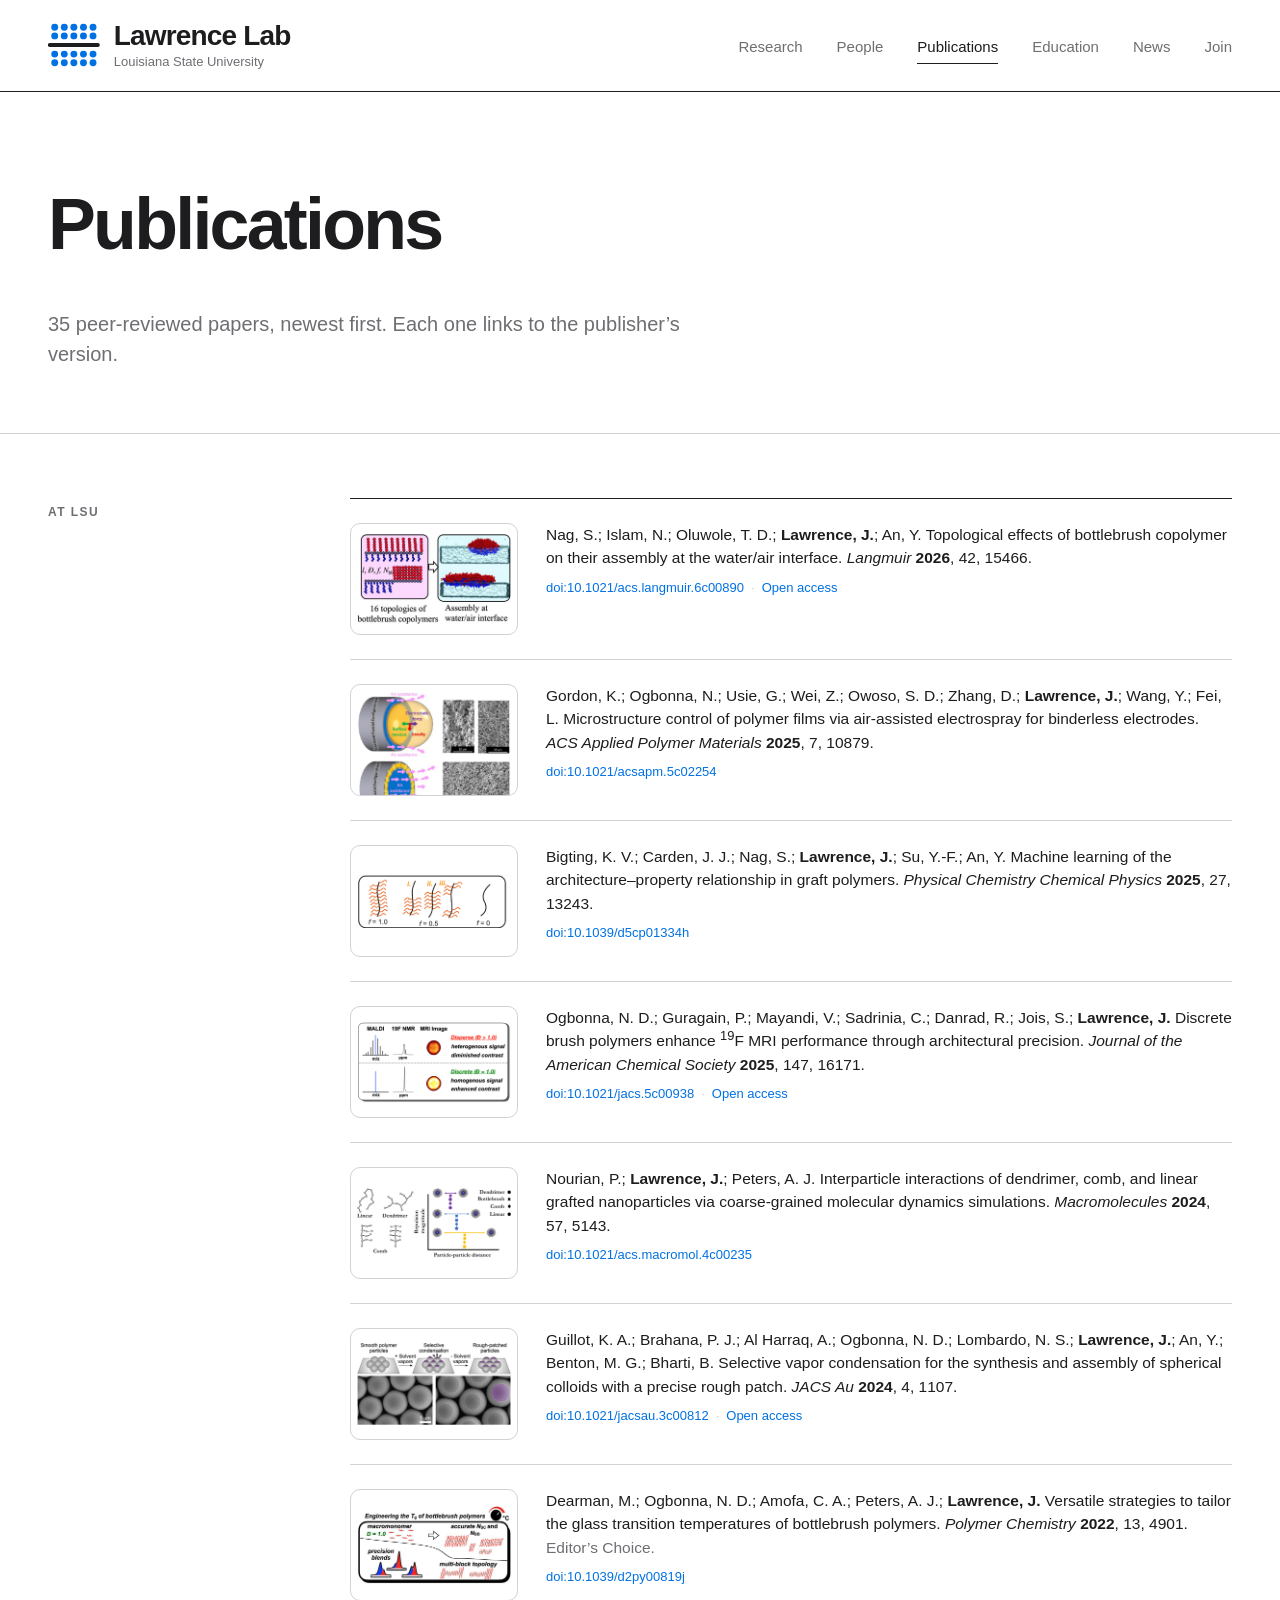
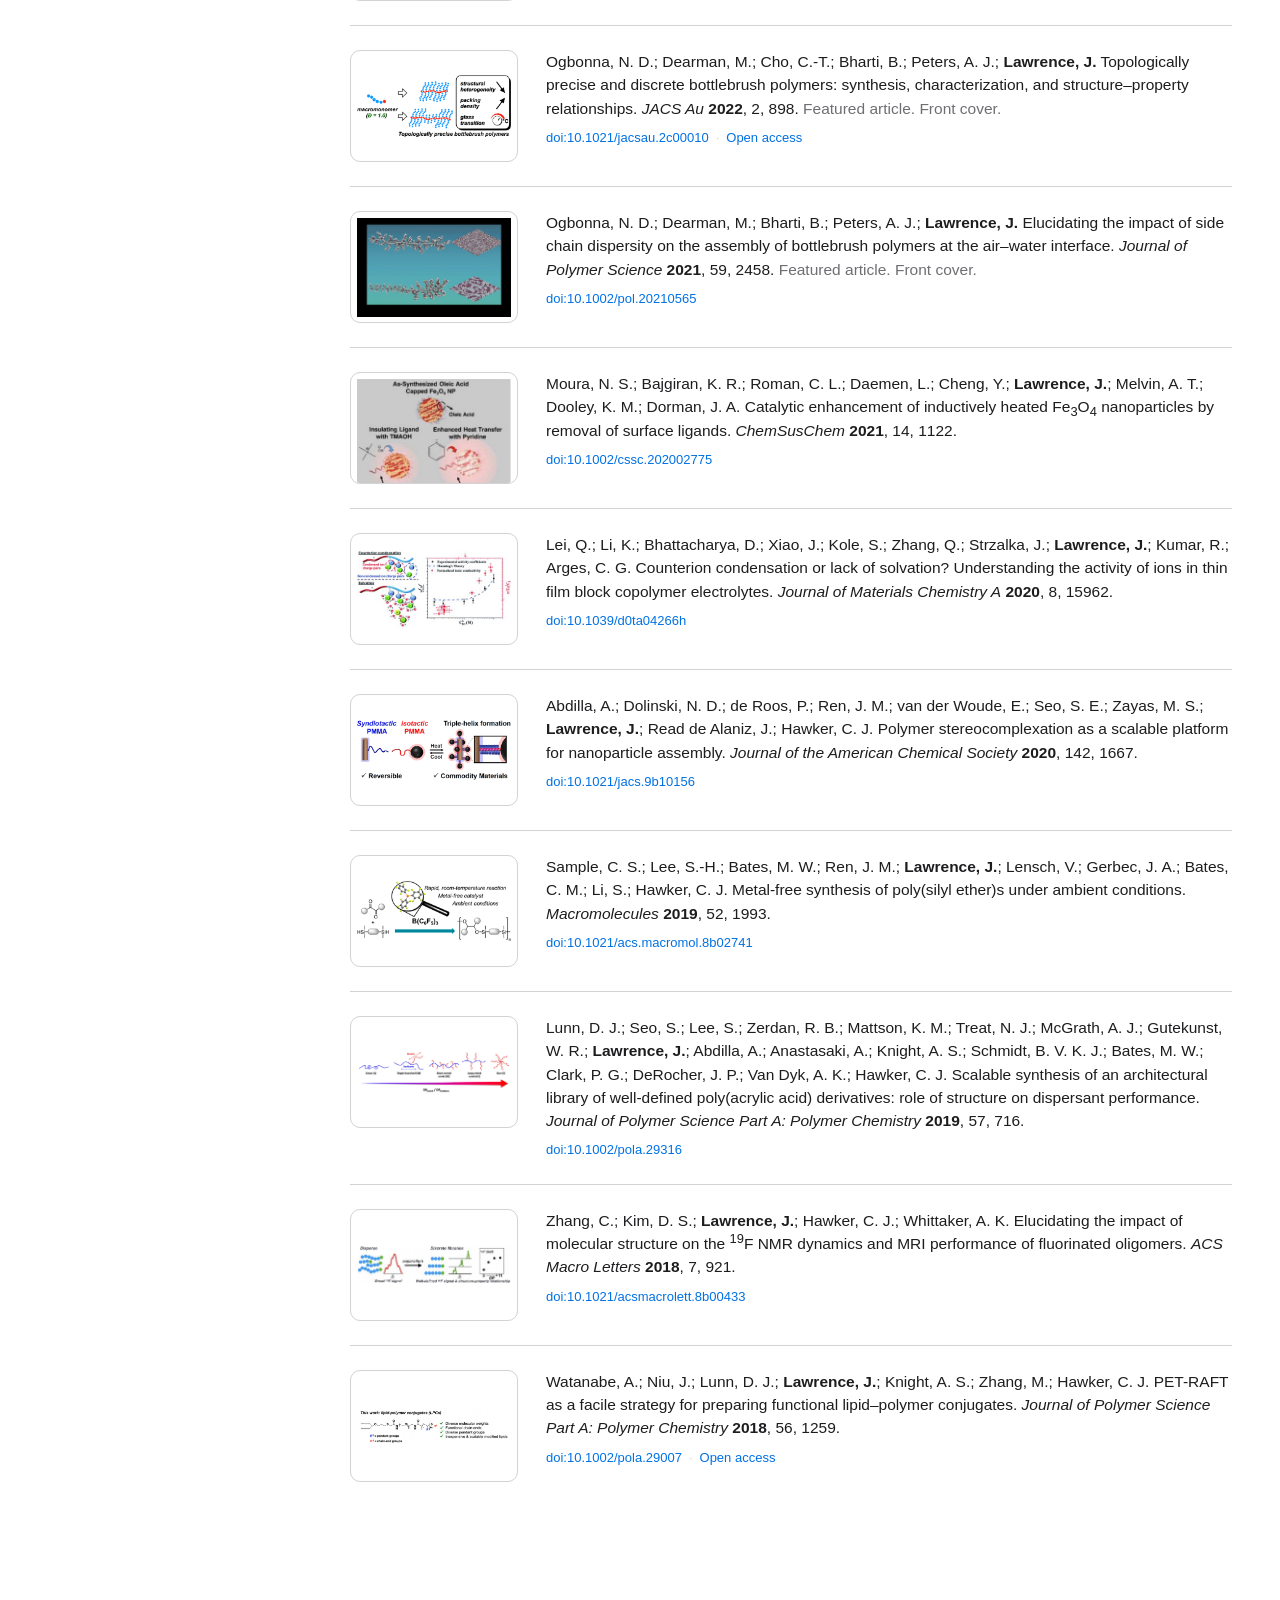
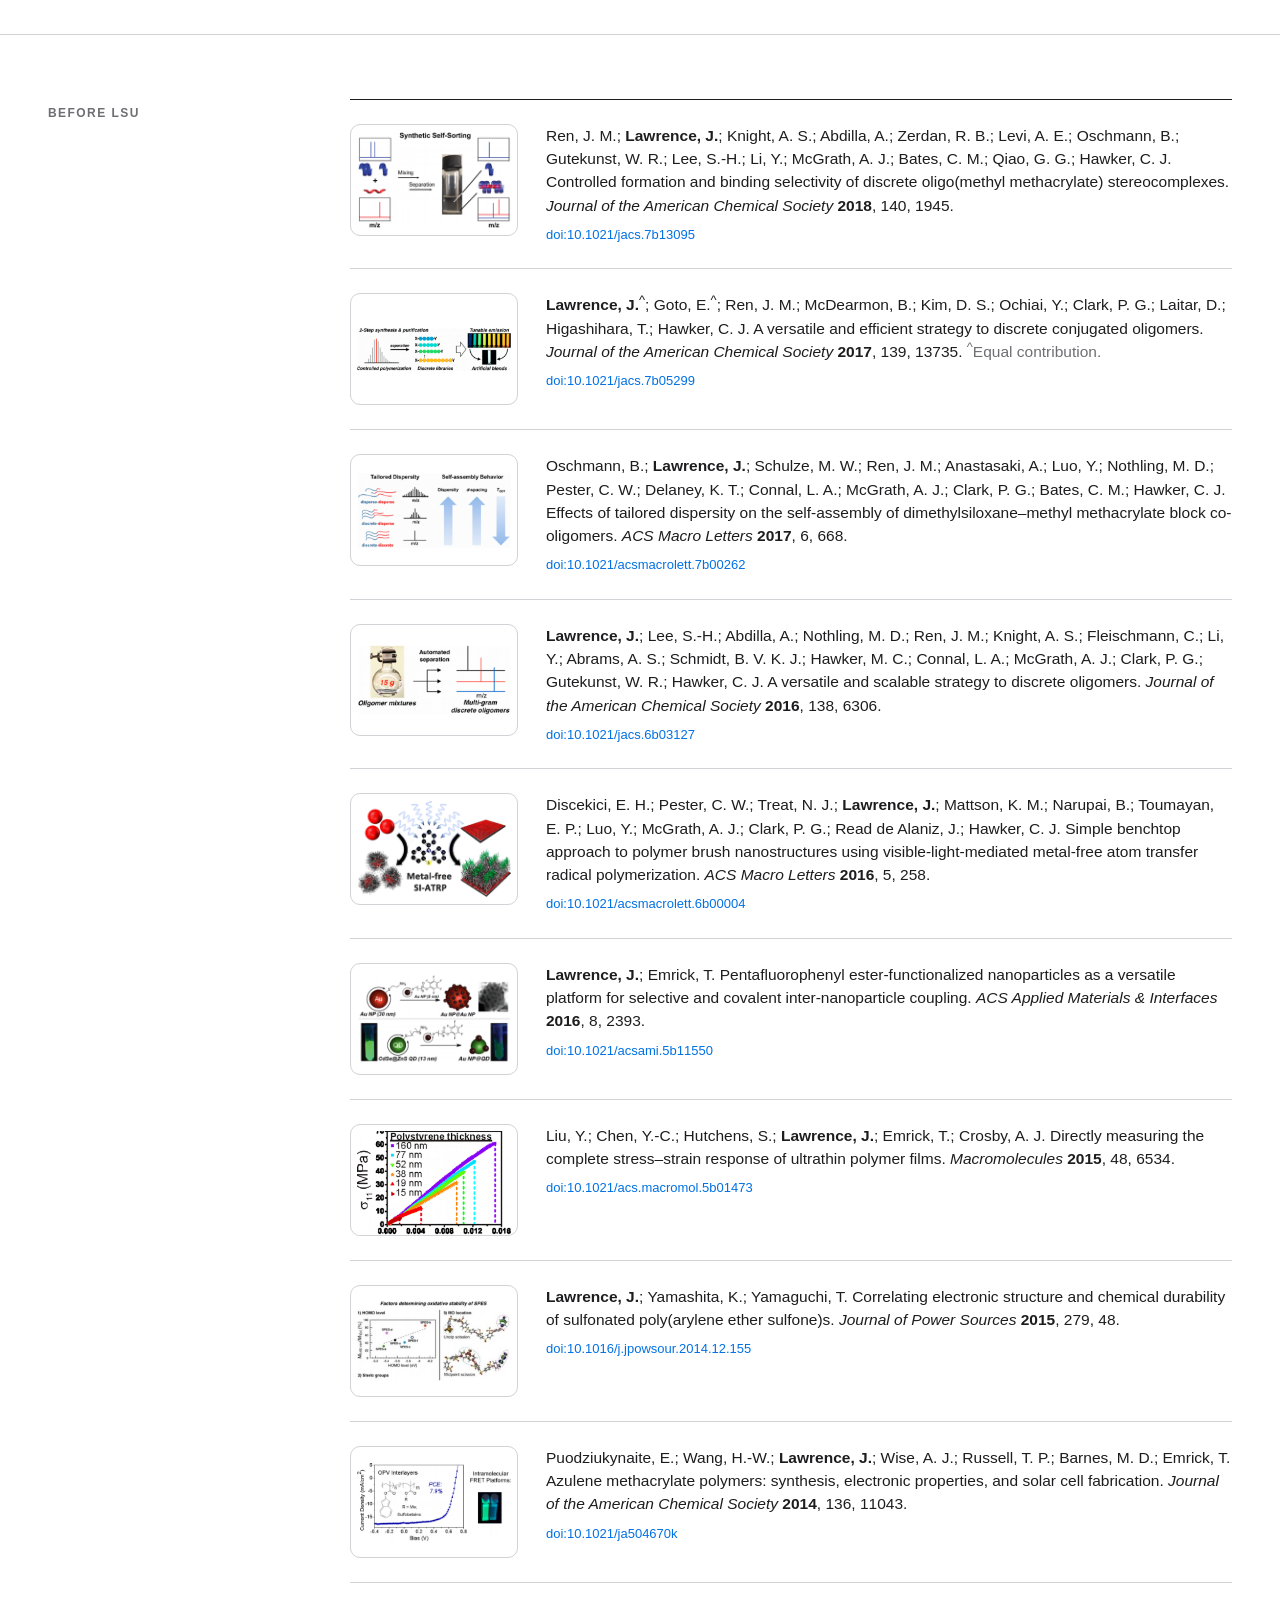
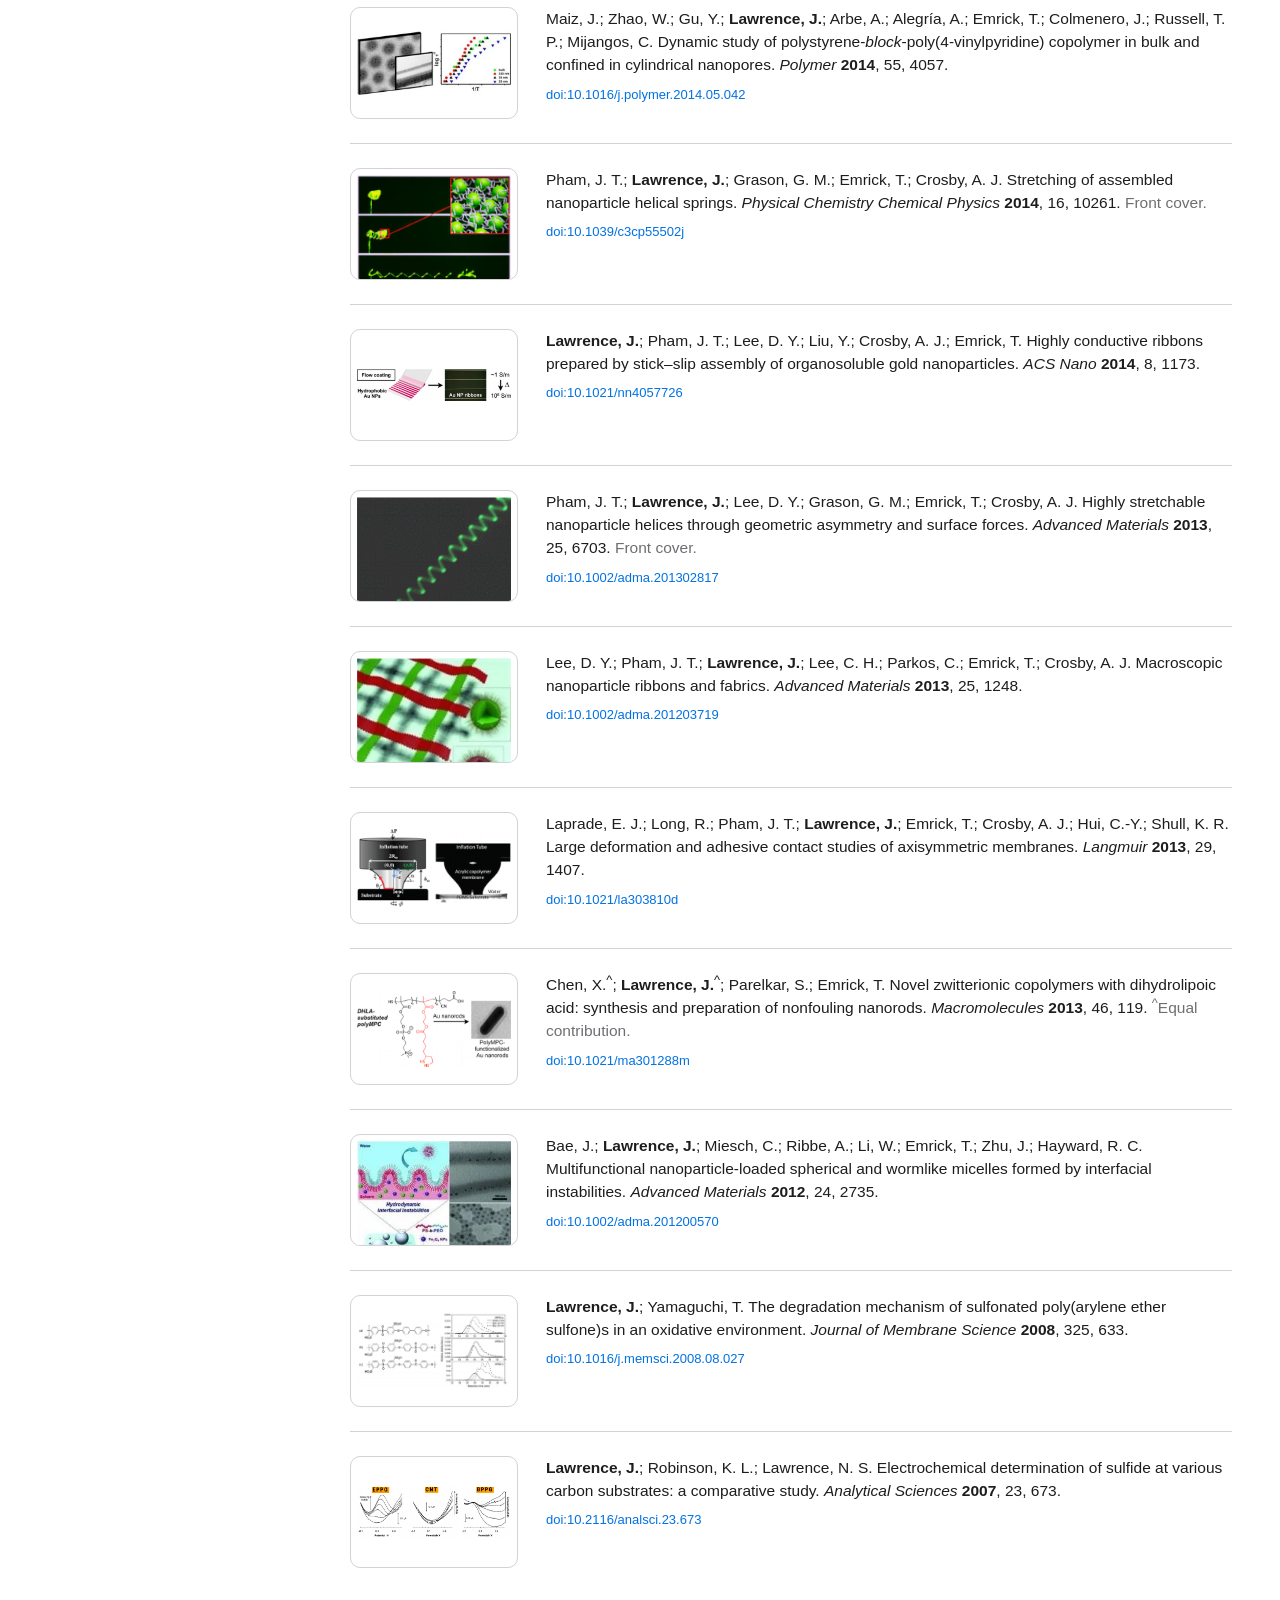
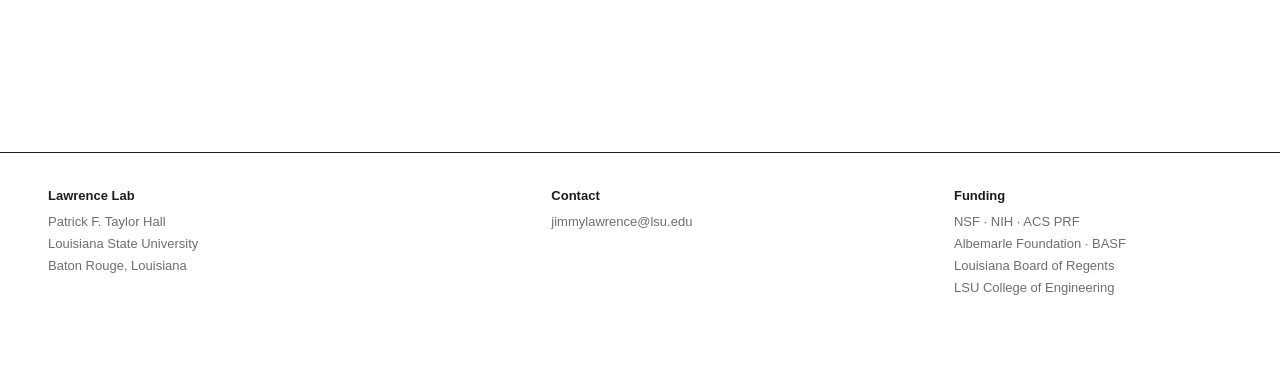
<file: publications.html>
<!DOCTYPE html>
<html lang="en">
<head>
<meta charset="utf-8">
<meta name="viewport" content="width=device-width,initial-scale=1">
<title>Publications · Lawrence Lab</title>
<link rel="canonical" href="https://www.jlawrencelab.com/publications.html">
<meta name="color-scheme" content="light dark">
<link rel="icon" href="favicon.svg" type="image/svg+xml">
<link rel="icon" href="favicon-32.png" sizes="32x32" type="image/png">
<link rel="apple-touch-icon" href="apple-touch-icon.png">
<link rel="stylesheet" href="style.css">
<script src="site.js" defer></script>
</head>
<body>

<header class="top"><div class="grid">
  <div class="wordmark"><a class="brand" href="index.html" aria-label="Lawrence Lab, home"><svg class="mark" viewBox="5 8 54 48" aria-hidden="true" focusable="false"><line class="bb" x1="7" y1="32" x2="57" y2="32"/><circle class="bd" cx="12" cy="13.5" r="3.6"/><circle class="bd" cx="12" cy="22.5" r="3.6"/><circle class="bd" cx="12" cy="41.5" r="3.6"/><circle class="bd" cx="12" cy="50.5" r="3.6"/><circle class="bd" cx="22" cy="13.5" r="3.6"/><circle class="bd" cx="22" cy="22.5" r="3.6"/><circle class="bd" cx="22" cy="41.5" r="3.6"/><circle class="bd" cx="22" cy="50.5" r="3.6"/><circle class="bd" cx="32" cy="13.5" r="3.6"/><circle class="bd" cx="32" cy="22.5" r="3.6"/><circle class="bd" cx="32" cy="41.5" r="3.6"/><circle class="bd" cx="32" cy="50.5" r="3.6"/><circle class="bd" cx="42" cy="13.5" r="3.6"/><circle class="bd" cx="42" cy="22.5" r="3.6"/><circle class="bd" cx="42" cy="41.5" r="3.6"/><circle class="bd" cx="42" cy="50.5" r="3.6"/><circle class="bd" cx="52" cy="13.5" r="3.6"/><circle class="bd" cx="52" cy="22.5" r="3.6"/><circle class="bd" cx="52" cy="41.5" r="3.6"/><circle class="bd" cx="52" cy="50.5" r="3.6"/></svg><span class="txt"><span class="nm">Lawrence Lab</span><span class="sub">Louisiana State University</span></span></a></div>
  <nav class="main">
    <a href="index.html">Research</a>
    <a href="people.html">People</a>
    <a href="publications.html" aria-current="page">Publications</a>
    <a href="education.html">Education</a>
    <a href="news.html">News</a>
    <a href="join.html">Join</a>
  </nav>
</div></header>

<div class="pagehead grid">
  <h1>Publications</h1>
  <p class="lede">35 peer-reviewed papers, newest first. Each one links to the publisher&rsquo;s version.</p>
</div>

<section class="block"><div class="grid">
  <div class="blockhead">At LSU</div>
  <div class="blockbody">
    <ol class="pubs">
      <li>
        <a class="thumb" href="https://doi.org/10.1021/acs.langmuir.6c00890"><img src="images/pubs/nag2026.jpg" alt="" loading="lazy"></a>
        <div>Nag, S.; Islam, N.; Oluwole, T. D.; <b>Lawrence, J.</b>; An, Y. Topological effects of bottlebrush copolymer on their assembly at the water/air interface. <span class="j">Langmuir</span> <span class="yr">2026</span>, 42, 15466.
          <div class="meta"><a href="https://doi.org/10.1021/acs.langmuir.6c00890">doi:10.1021/acs.langmuir.6c00890</a><span>&middot;</span><a href="https://doi.org/10.1021/acs.langmuir.6c00890">Open access</a></div>
        </div>
      </li>
      <li>
        <a class="thumb" href="https://doi.org/10.1021/acsapm.5c02254"><img src="images/pubs/gordon2025.jpg" alt="" loading="lazy"></a>
        <div>Gordon, K.; Ogbonna, N.; Usie, G.; Wei, Z.; Owoso, S. D.; Zhang, D.; <b>Lawrence, J.</b>; Wang, Y.; Fei, L. Microstructure control of polymer films via air-assisted electrospray for binderless electrodes. <span class="j">ACS Applied Polymer Materials</span> <span class="yr">2025</span>, 7, 10879.
          <div class="meta"><a href="https://doi.org/10.1021/acsapm.5c02254">doi:10.1021/acsapm.5c02254</a></div>
        </div>
      </li>
      <li>
        <a class="thumb" href="https://doi.org/10.1039/d5cp01334h"><img src="images/pubs/bigting2025.png" alt="" loading="lazy"></a>
        <div>Bigting, K. V.; Carden, J. J.; Nag, S.; <b>Lawrence, J.</b>; Su, Y.-F.; An, Y. Machine learning of the architecture&ndash;property relationship in graft polymers. <span class="j">Physical Chemistry Chemical Physics</span> <span class="yr">2025</span>, 27, 13243.
          <div class="meta"><a href="https://doi.org/10.1039/d5cp01334h">doi:10.1039/d5cp01334h</a></div>
        </div>
      </li>
      <li>
        <a class="thumb" href="https://doi.org/10.1021/jacs.5c00938"><img src="images/pubs/jacs2025.jpg" alt="" loading="lazy"></a>
        <div>Ogbonna, N. D.; Guragain, P.; Mayandi, V.; Sadrinia, C.; Danrad, R.; Jois, S.; <b>Lawrence, J.</b> Discrete brush polymers enhance <sup>19</sup>F MRI performance through architectural precision. <span class="j">Journal of the American Chemical Society</span> <span class="yr">2025</span>, 147, 16171.
          <div class="meta"><a href="https://doi.org/10.1021/jacs.5c00938">doi:10.1021/jacs.5c00938</a><span>&middot;</span><a href="https://pubs.acs.org/doi/pdf/10.1021/jacs.5c00938?ref=article_openPDF">Open access</a></div>
        </div>
      </li>
      <li>
        <a class="thumb" href="https://doi.org/10.1021/acs.macromol.4c00235"><img src="images/pubs/nourian2024.png" alt="" loading="lazy"></a>
        <div>Nourian, P.; <b>Lawrence, J.</b>; Peters, A. J. Interparticle interactions of dendrimer, comb, and linear grafted nanoparticles via coarse-grained molecular dynamics simulations. <span class="j">Macromolecules</span> <span class="yr">2024</span>, 57, 5143.
          <div class="meta"><a href="https://doi.org/10.1021/acs.macromol.4c00235">doi:10.1021/acs.macromol.4c00235</a></div>
        </div>
      </li>
      <li>
        <a class="thumb" href="https://doi.org/10.1021/jacsau.3c00812"><img src="images/pubs/guillot2024.jpg" alt="" loading="lazy"></a>
        <div>Guillot, K. A.; Brahana, P. J.; Al Harraq, A.; Ogbonna, N. D.; Lombardo, N. S.; <b>Lawrence, J.</b>; An, Y.; Benton, M. G.; Bharti, B. Selective vapor condensation for the synthesis and assembly of spherical colloids with a precise rough patch. <span class="j">JACS Au</span> <span class="yr">2024</span>, 4, 1107.
          <div class="meta"><a href="https://doi.org/10.1021/jacsau.3c00812">doi:10.1021/jacsau.3c00812</a><span>&middot;</span><a href="https://doi.org/10.1021/jacsau.3c00812">Open access</a></div>
        </div>
      </li>
      <li>
        <a class="thumb" href="https://doi.org/10.1039/d2py00819j"><img src="images/pubs/polychem2022.jpg" alt="" loading="lazy"></a>
        <div>Dearman, M.; Ogbonna, N. D.; Amofa, C. A.; Peters, A. J.; <b>Lawrence, J.</b> Versatile strategies to tailor the glass transition temperatures of bottlebrush polymers. <span class="j">Polymer Chemistry</span> <span class="yr">2022</span>, 13, 4901.<span class="note"> Editor&rsquo;s Choice.</span>
          <div class="meta"><a href="https://doi.org/10.1039/d2py00819j">doi:10.1039/d2py00819j</a></div>
        </div>
      </li>
      <li>
        <a class="thumb" href="https://doi.org/10.1021/jacsau.2c00010"><img src="images/pubs/ogbonna2022.png" alt="" loading="lazy"></a>
        <div>Ogbonna, N. D.; Dearman, M.; Cho, C.-T.; Bharti, B.; Peters, A. J.; <b>Lawrence, J.</b> Topologically precise and discrete bottlebrush polymers: synthesis, characterization, and structure&ndash;property relationships. <span class="j">JACS Au</span> <span class="yr">2022</span>, 2, 898.<span class="note"> Featured article. Front cover.</span>
          <div class="meta"><a href="https://doi.org/10.1021/jacsau.2c00010">doi:10.1021/jacsau.2c00010</a><span>&middot;</span><a href="https://doi.org/10.1021/jacsau.2c00010">Open access</a></div>
        </div>
      </li>
      <li>
        <a class="thumb" href="https://doi.org/10.1002/pol.20210565"><img src="images/pubs/jps2021.jpg" alt="" loading="lazy"></a>
        <div>Ogbonna, N. D.; Dearman, M.; Bharti, B.; Peters, A. J.; <b>Lawrence, J.</b> Elucidating the impact of side chain dispersity on the assembly of bottlebrush polymers at the air&ndash;water interface. <span class="j">Journal of Polymer Science</span> <span class="yr">2021</span>, 59, 2458.<span class="note"> Featured article. Front cover.</span>
          <div class="meta"><a href="https://doi.org/10.1002/pol.20210565">doi:10.1002/pol.20210565</a></div>
        </div>
      </li>
      <li>
        <a class="thumb" href="https://doi.org/10.1002/cssc.202002775"><img src="images/pubs/moura2021.jpg" alt="" loading="lazy"></a>
        <div>Moura, N. S.; Bajgiran, K. R.; Roman, C. L.; Daemen, L.; Cheng, Y.; <b>Lawrence, J.</b>; Melvin, A. T.; Dooley, K. M.; Dorman, J. A. Catalytic enhancement of inductively heated Fe<sub>3</sub>O<sub>4</sub> nanoparticles by removal of surface ligands. <span class="j">ChemSusChem</span> <span class="yr">2021</span>, 14, 1122.
          <div class="meta"><a href="https://doi.org/10.1002/cssc.202002775">doi:10.1002/cssc.202002775</a></div>
        </div>
      </li>
      <li>
        <a class="thumb" href="https://doi.org/10.1039/d0ta04266h"><img src="images/pubs/lei2020.jpg" alt="" loading="lazy"></a>
        <div>Lei, Q.; Li, K.; Bhattacharya, D.; Xiao, J.; Kole, S.; Zhang, Q.; Strzalka, J.; <b>Lawrence, J.</b>; Kumar, R.; Arges, C. G. Counterion condensation or lack of solvation? Understanding the activity of ions in thin film block copolymer electrolytes. <span class="j">Journal of Materials Chemistry A</span> <span class="yr">2020</span>, 8, 15962.
          <div class="meta"><a href="https://doi.org/10.1039/d0ta04266h">doi:10.1039/d0ta04266h</a></div>
        </div>
      </li>
      <li>
        <a class="thumb" href="https://doi.org/10.1021/jacs.9b10156"><img src="images/pubs/abdilla2020.png" alt="" loading="lazy"></a>
        <div>Abdilla, A.; Dolinski, N. D.; de Roos, P.; Ren, J. M.; van der Woude, E.; Seo, S. E.; Zayas, M. S.; <b>Lawrence, J.</b>; Read de Alaniz, J.; Hawker, C. J. Polymer stereocomplexation as a scalable platform for nanoparticle assembly. <span class="j">Journal of the American Chemical Society</span> <span class="yr">2020</span>, 142, 1667.
          <div class="meta"><a href="https://doi.org/10.1021/jacs.9b10156">doi:10.1021/jacs.9b10156</a></div>
        </div>
      </li>
      <li>
        <a class="thumb" href="https://doi.org/10.1021/acs.macromol.8b02741"><img src="images/pubs/sample2019.png" alt="" loading="lazy"></a>
        <div>Sample, C. S.; Lee, S.-H.; Bates, M. W.; Ren, J. M.; <b>Lawrence, J.</b>; Lensch, V.; Gerbec, J. A.; Bates, C. M.; Li, S.; Hawker, C. J. Metal-free synthesis of poly(silyl ether)s under ambient conditions. <span class="j">Macromolecules</span> <span class="yr">2019</span>, 52, 1993.
          <div class="meta"><a href="https://doi.org/10.1021/acs.macromol.8b02741">doi:10.1021/acs.macromol.8b02741</a></div>
        </div>
      </li>
      <li>
        <a class="thumb" href="https://doi.org/10.1002/pola.29316"><img src="images/pubs/lunn2019.png" alt="" loading="lazy"></a>
        <div>Lunn, D. J.; Seo, S.; Lee, S.; Zerdan, R. B.; Mattson, K. M.; Treat, N. J.; McGrath, A. J.; Gutekunst, W. R.; <b>Lawrence, J.</b>; Abdilla, A.; Anastasaki, A.; Knight, A. S.; Schmidt, B. V. K. J.; Bates, M. W.; Clark, P. G.; DeRocher, J. P.; Van Dyk, A. K.; Hawker, C. J. Scalable synthesis of an architectural library of well-defined poly(acrylic acid) derivatives: role of structure on dispersant performance. <span class="j">Journal of Polymer Science Part A: Polymer Chemistry</span> <span class="yr">2019</span>, 57, 716.
          <div class="meta"><a href="https://doi.org/10.1002/pola.29316">doi:10.1002/pola.29316</a></div>
        </div>
      </li>
      <li>
        <a class="thumb" href="https://doi.org/10.1021/acsmacrolett.8b00433"><img src="images/pubs/zhang2018.png" alt="" loading="lazy"></a>
        <div>Zhang, C.; Kim, D. S.; <b>Lawrence, J.</b>; Hawker, C. J.; Whittaker, A. K. Elucidating the impact of molecular structure on the <sup>19</sup>F NMR dynamics and MRI performance of fluorinated oligomers. <span class="j">ACS Macro Letters</span> <span class="yr">2018</span>, 7, 921.
          <div class="meta"><a href="https://doi.org/10.1021/acsmacrolett.8b00433">doi:10.1021/acsmacrolett.8b00433</a></div>
        </div>
      </li>
      <li>
        <a class="thumb" href="https://doi.org/10.1002/pola.29007"><img src="images/pubs/watanabe2018.png" alt="" loading="lazy"></a>
        <div>Watanabe, A.; Niu, J.; Lunn, D. J.; <b>Lawrence, J.</b>; Knight, A. S.; Zhang, M.; Hawker, C. J. PET-RAFT as a facile strategy for preparing functional lipid&ndash;polymer conjugates. <span class="j">Journal of Polymer Science Part A: Polymer Chemistry</span> <span class="yr">2018</span>, 56, 1259.
          <div class="meta"><a href="https://doi.org/10.1002/pola.29007">doi:10.1002/pola.29007</a><span>&middot;</span><a href="https://onlinelibrary.wiley.com/doi/pdfdirect/10.1002/pola.29007">Open access</a></div>
        </div>
      </li>
    </ol>
  </div>
</div></section>

<section class="block"><div class="grid">
  <div class="blockhead">Before LSU</div>
  <div class="blockbody">
    <ol class="pubs">
      <li>
        <a class="thumb" href="https://doi.org/10.1021/jacs.7b13095"><img src="images/pubs/ren2018.png" alt="" loading="lazy"></a>
        <div>Ren, J. M.; <b>Lawrence, J.</b>; Knight, A. S.; Abdilla, A.; Zerdan, R. B.; Levi, A. E.; Oschmann, B.; Gutekunst, W. R.; Lee, S.-H.; Li, Y.; McGrath, A. J.; Bates, C. M.; Qiao, G. G.; Hawker, C. J. Controlled formation and binding selectivity of discrete oligo(methyl methacrylate) stereocomplexes. <span class="j">Journal of the American Chemical Society</span> <span class="yr">2018</span>, 140, 1945.
          <div class="meta"><a href="https://doi.org/10.1021/jacs.7b13095">doi:10.1021/jacs.7b13095</a></div>
        </div>
      </li>
      <li>
        <a class="thumb" href="https://doi.org/10.1021/jacs.7b05299"><img src="images/pubs/lawrence2017.png" alt="" loading="lazy"></a>
        <div><b>Lawrence, J.</b><sup>^</sup>; Goto, E.<sup>^</sup>; Ren, J. M.; McDearmon, B.; Kim, D. S.; Ochiai, Y.; Clark, P. G.; Laitar, D.; Higashihara, T.; Hawker, C. J. A versatile and efficient strategy to discrete conjugated oligomers. <span class="j">Journal of the American Chemical Society</span> <span class="yr">2017</span>, 139, 13735.<span class="note"> <sup>^</sup>Equal contribution.</span>
          <div class="meta"><a href="https://doi.org/10.1021/jacs.7b05299">doi:10.1021/jacs.7b05299</a></div>
        </div>
      </li>
      <li>
        <a class="thumb" href="https://doi.org/10.1021/acsmacrolett.7b00262"><img src="images/pubs/oschmann2017.png" alt="" loading="lazy"></a>
        <div>Oschmann, B.; <b>Lawrence, J.</b>; Schulze, M. W.; Ren, J. M.; Anastasaki, A.; Luo, Y.; Nothling, M. D.; Pester, C. W.; Delaney, K. T.; Connal, L. A.; McGrath, A. J.; Clark, P. G.; Bates, C. M.; Hawker, C. J. Effects of tailored dispersity on the self-assembly of dimethylsiloxane&ndash;methyl methacrylate block co-oligomers. <span class="j">ACS Macro Letters</span> <span class="yr">2017</span>, 6, 668.
          <div class="meta"><a href="https://doi.org/10.1021/acsmacrolett.7b00262">doi:10.1021/acsmacrolett.7b00262</a></div>
        </div>
      </li>
      <li>
        <a class="thumb" href="https://doi.org/10.1021/jacs.6b03127"><img src="images/pubs/lawrence2016a.png" alt="" loading="lazy"></a>
        <div><b>Lawrence, J.</b>; Lee, S.-H.; Abdilla, A.; Nothling, M. D.; Ren, J. M.; Knight, A. S.; Fleischmann, C.; Li, Y.; Abrams, A. S.; Schmidt, B. V. K. J.; Hawker, M. C.; Connal, L. A.; McGrath, A. J.; Clark, P. G.; Gutekunst, W. R.; Hawker, C. J. A versatile and scalable strategy to discrete oligomers. <span class="j">Journal of the American Chemical Society</span> <span class="yr">2016</span>, 138, 6306.
          <div class="meta"><a href="https://doi.org/10.1021/jacs.6b03127">doi:10.1021/jacs.6b03127</a></div>
        </div>
      </li>
      <li>
        <a class="thumb" href="https://doi.org/10.1021/acsmacrolett.6b00004"><img src="images/pubs/discekici2016.png" alt="" loading="lazy"></a>
        <div>Discekici, E. H.; Pester, C. W.; Treat, N. J.; <b>Lawrence, J.</b>; Mattson, K. M.; Narupai, B.; Toumayan, E. P.; Luo, Y.; McGrath, A. J.; Clark, P. G.; Read de Alaniz, J.; Hawker, C. J. Simple benchtop approach to polymer brush nanostructures using visible-light-mediated metal-free atom transfer radical polymerization. <span class="j">ACS Macro Letters</span> <span class="yr">2016</span>, 5, 258.
          <div class="meta"><a href="https://doi.org/10.1021/acsmacrolett.6b00004">doi:10.1021/acsmacrolett.6b00004</a></div>
        </div>
      </li>
      <li>
        <a class="thumb" href="https://doi.org/10.1021/acsami.5b11550"><img src="images/pubs/lawrence2016b.png" alt="" loading="lazy"></a>
        <div><b>Lawrence, J.</b>; Emrick, T. Pentafluorophenyl ester-functionalized nanoparticles as a versatile platform for selective and covalent inter-nanoparticle coupling. <span class="j">ACS Applied Materials &amp; Interfaces</span> <span class="yr">2016</span>, 8, 2393.
          <div class="meta"><a href="https://doi.org/10.1021/acsami.5b11550">doi:10.1021/acsami.5b11550</a></div>
        </div>
      </li>
      <li>
        <a class="thumb" href="https://doi.org/10.1021/acs.macromol.5b01473"><img src="images/pubs/liu2015.png" alt="" loading="lazy"></a>
        <div>Liu, Y.; Chen, Y.-C.; Hutchens, S.; <b>Lawrence, J.</b>; Emrick, T.; Crosby, A. J. Directly measuring the complete stress&ndash;strain response of ultrathin polymer films. <span class="j">Macromolecules</span> <span class="yr">2015</span>, 48, 6534.
          <div class="meta"><a href="https://doi.org/10.1021/acs.macromol.5b01473">doi:10.1021/acs.macromol.5b01473</a></div>
        </div>
      </li>
      <li>
        <a class="thumb" href="https://doi.org/10.1016/j.jpowsour.2014.12.155"><img src="images/pubs/lawrence2015.jpg" alt="" loading="lazy"></a>
        <div><b>Lawrence, J.</b>; Yamashita, K.; Yamaguchi, T. Correlating electronic structure and chemical durability of sulfonated poly(arylene ether sulfone)s. <span class="j">Journal of Power Sources</span> <span class="yr">2015</span>, 279, 48.
          <div class="meta"><a href="https://doi.org/10.1016/j.jpowsour.2014.12.155">doi:10.1016/j.jpowsour.2014.12.155</a></div>
        </div>
      </li>
      <li>
        <a class="thumb" href="https://doi.org/10.1021/ja504670k"><img src="images/pubs/puodziukynaite2014.png" alt="" loading="lazy"></a>
        <div>Puodziukynaite, E.; Wang, H.-W.; <b>Lawrence, J.</b>; Wise, A. J.; Russell, T. P.; Barnes, M. D.; Emrick, T. Azulene methacrylate polymers: synthesis, electronic properties, and solar cell fabrication. <span class="j">Journal of the American Chemical Society</span> <span class="yr">2014</span>, 136, 11043.
          <div class="meta"><a href="https://doi.org/10.1021/ja504670k">doi:10.1021/ja504670k</a></div>
        </div>
      </li>
      <li>
        <a class="thumb" href="https://doi.org/10.1016/j.polymer.2014.05.042"><img src="images/pubs/maiz2014.jpg" alt="" loading="lazy"></a>
        <div>Maiz, J.; Zhao, W.; Gu, Y.; <b>Lawrence, J.</b>; Arbe, A.; Alegría, A.; Emrick, T.; Colmenero, J.; Russell, T. P.; Mijangos, C. Dynamic study of polystyrene-<i>block</i>-poly(4-vinylpyridine) copolymer in bulk and confined in cylindrical nanopores. <span class="j">Polymer</span> <span class="yr">2014</span>, 55, 4057.
          <div class="meta"><a href="https://doi.org/10.1016/j.polymer.2014.05.042">doi:10.1016/j.polymer.2014.05.042</a></div>
        </div>
      </li>
      <li>
        <a class="thumb" href="https://doi.org/10.1039/c3cp55502j"><img src="images/pubs/pham2014.png" alt="" loading="lazy"></a>
        <div>Pham, J. T.; <b>Lawrence, J.</b>; Grason, G. M.; Emrick, T.; Crosby, A. J. Stretching of assembled nanoparticle helical springs. <span class="j">Physical Chemistry Chemical Physics</span> <span class="yr">2014</span>, 16, 10261.<span class="note"> Front cover.</span>
          <div class="meta"><a href="https://doi.org/10.1039/c3cp55502j">doi:10.1039/c3cp55502j</a></div>
        </div>
      </li>
      <li>
        <a class="thumb" href="https://doi.org/10.1021/nn4057726"><img src="images/pubs/lawrence2014.png" alt="" loading="lazy"></a>
        <div><b>Lawrence, J.</b>; Pham, J. T.; Lee, D. Y.; Liu, Y.; Crosby, A. J.; Emrick, T. Highly conductive ribbons prepared by stick&ndash;slip assembly of organosoluble gold nanoparticles. <span class="j">ACS Nano</span> <span class="yr">2014</span>, 8, 1173.
          <div class="meta"><a href="https://doi.org/10.1021/nn4057726">doi:10.1021/nn4057726</a></div>
        </div>
      </li>
      <li>
        <a class="thumb" href="https://doi.org/10.1002/adma.201302817"><img src="images/pubs/pham2013.png" alt="" loading="lazy"></a>
        <div>Pham, J. T.; <b>Lawrence, J.</b>; Lee, D. Y.; Grason, G. M.; Emrick, T.; Crosby, A. J. Highly stretchable nanoparticle helices through geometric asymmetry and surface forces. <span class="j">Advanced Materials</span> <span class="yr">2013</span>, 25, 6703.<span class="note"> Front cover.</span>
          <div class="meta"><a href="https://doi.org/10.1002/adma.201302817">doi:10.1002/adma.201302817</a></div>
        </div>
      </li>
      <li>
        <a class="thumb" href="https://doi.org/10.1002/adma.201203719"><img src="images/pubs/lee2013.jpg" alt="" loading="lazy"></a>
        <div>Lee, D. Y.; Pham, J. T.; <b>Lawrence, J.</b>; Lee, C. H.; Parkos, C.; Emrick, T.; Crosby, A. J. Macroscopic nanoparticle ribbons and fabrics. <span class="j">Advanced Materials</span> <span class="yr">2013</span>, 25, 1248.
          <div class="meta"><a href="https://doi.org/10.1002/adma.201203719">doi:10.1002/adma.201203719</a></div>
        </div>
      </li>
      <li>
        <a class="thumb" href="https://doi.org/10.1021/la303810d"><img src="images/pubs/laprade2013.png" alt="" loading="lazy"></a>
        <div>Laprade, E. J.; Long, R.; Pham, J. T.; <b>Lawrence, J.</b>; Emrick, T.; Crosby, A. J.; Hui, C.-Y.; Shull, K. R. Large deformation and adhesive contact studies of axisymmetric membranes. <span class="j">Langmuir</span> <span class="yr">2013</span>, 29, 1407.
          <div class="meta"><a href="https://doi.org/10.1021/la303810d">doi:10.1021/la303810d</a></div>
        </div>
      </li>
      <li>
        <a class="thumb" href="https://doi.org/10.1021/ma301288m"><img src="images/pubs/chen2013.png" alt="" loading="lazy"></a>
        <div>Chen, X.<sup>^</sup>; <b>Lawrence, J.</b><sup>^</sup>; Parelkar, S.; Emrick, T. Novel zwitterionic copolymers with dihydrolipoic acid: synthesis and preparation of nonfouling nanorods. <span class="j">Macromolecules</span> <span class="yr">2013</span>, 46, 119.<span class="note"> <sup>^</sup>Equal contribution.</span>
          <div class="meta"><a href="https://doi.org/10.1021/ma301288m">doi:10.1021/ma301288m</a></div>
        </div>
      </li>
      <li>
        <a class="thumb" href="https://doi.org/10.1002/adma.201200570"><img src="images/pubs/bae2012.jpg" alt="" loading="lazy"></a>
        <div>Bae, J.; <b>Lawrence, J.</b>; Miesch, C.; Ribbe, A.; Li, W.; Emrick, T.; Zhu, J.; Hayward, R. C. Multifunctional nanoparticle-loaded spherical and wormlike micelles formed by interfacial instabilities. <span class="j">Advanced Materials</span> <span class="yr">2012</span>, 24, 2735.
          <div class="meta"><a href="https://doi.org/10.1002/adma.201200570">doi:10.1002/adma.201200570</a></div>
        </div>
      </li>
      <li>
        <a class="thumb" href="https://doi.org/10.1016/j.memsci.2008.08.027"><img src="images/pubs/lawrence2008.png" alt="" loading="lazy"></a>
        <div><b>Lawrence, J.</b>; Yamaguchi, T. The degradation mechanism of sulfonated poly(arylene ether sulfone)s in an oxidative environment. <span class="j">Journal of Membrane Science</span> <span class="yr">2008</span>, 325, 633.
          <div class="meta"><a href="https://doi.org/10.1016/j.memsci.2008.08.027">doi:10.1016/j.memsci.2008.08.027</a></div>
        </div>
      </li>
      <li>
        <a class="thumb" href="https://doi.org/10.2116/analsci.23.673"><img src="images/pubs/lawrence2007.png" alt="" loading="lazy"></a>
        <div><b>Lawrence, J.</b>; Robinson, K. L.; Lawrence, N. S. Electrochemical determination of sulfide at various carbon substrates: a comparative study. <span class="j">Analytical Sciences</span> <span class="yr">2007</span>, 23, 673.
          <div class="meta"><a href="https://doi.org/10.2116/analsci.23.673">doi:10.2116/analsci.23.673</a></div>
        </div>
      </li>
    </ol>
  </div>
</div></section>


<footer><div class="grid">
  <div class="a"><strong>Lawrence Lab</strong>
    Patrick F. Taylor Hall<br>Louisiana State University<br>Baton Rouge, Louisiana</div>
  <div class="b"><strong>Contact</strong>
    <a href="mailto:jimmylawrence@lsu.edu">jimmylawrence@lsu.edu</a></div>
  <div class="c"><strong>Funding</strong>
    NSF &middot; NIH &middot; ACS PRF<br>Albemarle Foundation &middot; BASF<br>Louisiana Board of Regents<br>LSU College of Engineering</div>
</div></footer>

</body>
</html>
</file>
<file: style.css>
/* Lawrence Lab. Swiss/minimal, Lawrence Lab visual system tokens. */
:root{
  --ink:#1D1D1F; --graphite:#6E6E73; --rule:#D2D2D7; --mist:#F5F5F7; --page:#fff;
  --blue:#0071E3; --teal:#00A3A1; --card:#fff;
  --f:"Helvetica Neue",Helvetica,Arial,sans-serif;
  --gap:24px; --ease:cubic-bezier(.2,.7,.2,1);
}
@media (prefers-color-scheme: dark){
  :root:not([data-theme="light"]){
    --ink:#F5F5F7; --graphite:#A1A1A6; --rule:#3A3A3C; --mist:#1C1C1E; --page:#111113;
    --blue:#2997FF;
  }
}
:root[data-theme="dark"]{
  --ink:#F5F5F7; --graphite:#A1A1A6; --rule:#3A3A3C; --mist:#1C1C1E; --page:#111113; --blue:#2997FF;
}

*{box-sizing:border-box;margin:0;padding:0}
html{-webkit-font-smoothing:antialiased; scroll-behavior:smooth}
body{font-family:var(--f);background:var(--page);color:var(--ink);font-size:17px;line-height:1.55}
img{max-width:100%;display:block}
a{color:inherit;text-decoration:none}
sup,sub{line-height:0}

/* ---------- 12-col grid ---------- */
.grid{
  display:grid; min-width:0; grid-template-columns:repeat(12,1fr); gap:var(--gap);
  max-width:1320px; margin:0 auto; padding:0 48px;
}

/* ---------- masthead ---------- */
header.top{position:sticky; top:0; z-index:10; border-bottom:1px solid var(--ink);
  background:color-mix(in srgb, var(--page) 88%, transparent);
  -webkit-backdrop-filter:saturate(180%) blur(16px); backdrop-filter:saturate(180%) blur(16px)}
header.top .grid{align-items:center; padding-top:22px; padding-bottom:20px; transition:padding .3s var(--ease)}
header.top.scrolled .grid{padding-top:13px; padding-bottom:12px}
.wordmark{grid-column:1/6; line-height:1}
.wordmark .brand{display:inline-flex; align-items:center; gap:14px; color:inherit}
.wordmark .mark{height:46px; width:auto; flex:0 0 auto; transition:height .3s var(--ease)}
.wordmark .mark .bb{stroke:var(--ink); stroke-width:4.2; stroke-linecap:round}
.wordmark .mark .bd{fill:var(--blue)}
.wordmark .nm{display:block; font-size:28px; font-weight:700; letter-spacing:-.03em; color:var(--ink)}
.wordmark .sub{display:block; font-size:13px; font-weight:400; color:var(--graphite); margin-top:5px}
header.top.scrolled .wordmark .mark{height:38px}
nav.main{grid-column:6/13; display:flex; gap:34px; justify-content:flex-end; min-width:0}
nav.main::-webkit-scrollbar{display:none}
nav.main a{font-size:15px; color:var(--graphite); position:relative; padding:4px 0; transition:color .2s}
nav.main a::after{content:""; position:absolute; left:0; right:0; bottom:-2px; height:1.5px;
  background:var(--ink); transform:scaleX(0); transform-origin:left; transition:transform .35s var(--ease)}
nav.main a:hover,nav.main a[aria-current]{color:var(--ink)}
nav.main a:hover::after,nav.main a[aria-current]::after{transform:scaleX(1)}

/* ---------- hero ---------- */
.hero{padding:112px 48px 40px; align-items:center}
.hero-text{grid-column:1/7}
.eyebrow{font-size:13px; letter-spacing:.12em; text-transform:uppercase; font-weight:600;
  color:var(--graphite)}
.hero h1{font-size:clamp(50px,6.6vw,96px); line-height:.98; letter-spacing:-.042em;
  font-weight:700; margin-top:22px; text-wrap:balance}
.hero .sub{margin-top:30px; font-size:22px; line-height:1.45; color:var(--graphite); max-width:25em}
.hero .where{margin-top:30px; font-size:14px; color:var(--graphite); line-height:1.6}
.brushfig{grid-column:7/13; padding-left:24px}
svg.brush{width:100%; height:auto; overflow:visible}
svg.brush .bb{stroke:var(--graphite); stroke-width:2; transform-box:fill-box; transform-origin:center;
  transition:transform .8s var(--ease)}
svg.brush .col{transition:transform .8s var(--ease), opacity .5s ease}
svg.brush .col.gone{opacity:0}
svg.brush .b, svg.brush .bk{fill:var(--blue); transform-box:fill-box; transform-origin:center;
  transition:opacity .45s var(--ease), transform .45s var(--ease), fill .6s ease}
svg.brush .b.off{opacity:0; transform:scale(.25)}
.brushfig[data-state="bbp"] .b,
.brushfig[data-state="bbp"] .bk,
.brushfig[data-state="pbp"] .bk{fill:var(--graphite)}
.brushcap{margin-top:12px; text-align:center; font-size:13.5px; color:var(--graphite); min-height:1.5em}
.brushctl{display:flex; justify-content:center; margin-top:18px}
.brushctl button{font:inherit; font-size:13px; color:var(--graphite); background:none;
  border:1px solid var(--rule); padding:8px 16px; cursor:pointer; transition:all .25s}
.brushctl button + button{border-left:0}
.brushctl button:hover{color:var(--ink)}
.brushctl button[aria-pressed="true"]{background:var(--ink); color:var(--page); border-color:var(--ink)}
.brushctl i{font-style:italic}

/* entrance */
@keyframes rise{from{opacity:0; transform:translateY(22px)} to{opacity:1; transform:none}}
.hero-text > *, .brushfig{animation:rise .9s var(--ease) both}
.hero .eyebrow{animation-delay:.05s} .hero h1{animation-delay:.15s}
.hero .sub{animation-delay:.3s} .hero .where{animation-delay:.4s} .brushfig{animation-delay:.35s}

/* ---------- section scaffolding ---------- */
section{padding:112px 0; border-top:1px solid var(--rule); margin-top:96px}
section > .grid{align-items:start}
.sechead{grid-column:1/4; font-size:12px; letter-spacing:.12em; text-transform:uppercase;
  color:var(--graphite); font-weight:600; padding-top:9px; position:sticky; top:104px}
.statement{grid-column:4/12}
.statement p{font-size:clamp(23px,2.3vw,31px); line-height:1.3; letter-spacing:-.016em; font-weight:500}
.statement p + p{margin-top:22px}
.statement p.quiet{color:var(--graphite)}
.statement .links{font-size:17px; font-weight:500; letter-spacing:0; display:flex; gap:32px; flex-wrap:wrap}
.statement .links a{color:var(--blue)}
.statement .links a:hover{text-decoration:underline; text-underline-offset:4px}
figure.wide{grid-column:4/13; margin-top:64px}
#group figure.wide{margin-top:0; grid-row:1}
#group .statement{margin-top:40px}
.card{background:var(--card); border:1px solid var(--rule); padding:28px}
.figcap{grid-column:4/11; margin-top:-8px; font-size:14px; color:var(--graphite); line-height:1.55}
.figcap b{color:var(--ink); font-weight:600}
.groupimg{width:100%; aspect-ratio:16/9; object-fit:cover; object-position:center 35%}

/* ---------- numbered aims ---------- */
.aims{grid-column:4/13; display:grid; grid-template-columns:repeat(3,1fr); gap:var(--gap); margin-top:56px}
.aims div{border-top:1px solid var(--ink); padding-top:16px}
.aims .n{font-size:12px; color:var(--graphite); font-variant-numeric:tabular-nums}
.aims p{font-size:18px; margin-top:8px; line-height:1.4; font-weight:500; letter-spacing:-.01em}

/* ---------- research areas ---------- */
.areas{grid-column:4/13; display:grid; grid-template-columns:1fr 1fr; gap:64px 40px}
.area .card{aspect-ratio:4/3; display:grid; place-items:center; overflow:hidden; padding:22px;
  transition:border-color .3s}
.area .card img{max-height:100%; width:auto; object-fit:contain; transition:transform .6s var(--ease)}
.area:hover .card{border-color:var(--ink)}
.area:hover .card img{transform:scale(1.035)}
.area .idx{font-size:12px; color:var(--graphite); font-variant-numeric:tabular-nums; display:block; margin-top:20px}
.area h3{font-size:20px; font-weight:600; letter-spacing:-.016em; line-height:1.25; margin-top:6px}
.area p{font-size:15.5px; color:var(--graphite); margin-top:8px; line-height:1.5}
.area.more{border-top:1px solid var(--ink); align-self:end; padding-top:4px}
.area.more h3{color:var(--blue)}
.area.more .idx{margin-top:12px; font-size:18px; color:var(--blue); transition:transform .3s var(--ease)}
.area.more:hover .idx{transform:translateX(6px)}

/* ---------- support ---------- */
.support{grid-column:4/13; display:grid; grid-template-columns:1fr 1fr; gap:40px}
.support h3{font-size:15px; font-weight:600; padding-bottom:12px; border-bottom:1px solid var(--ink)}
.support ul{list-style:none}
.support li{font-size:17px; padding:11px 0; border-bottom:1px solid var(--rule)}
.support p{font-size:17px; line-height:1.55; padding-top:12px; color:var(--graphite); max-width:28em}

/* ---------- footer ---------- */
footer{border-top:1px solid var(--ink); margin-top:96px; padding:32px 0 80px}
footer .a{grid-column:1/5; font-size:13px; color:var(--graphite); line-height:1.7}
footer .b{grid-column:6/9; font-size:13px; color:var(--graphite); line-height:1.7}
footer .c{grid-column:10/13; font-size:13px; color:var(--graphite); line-height:1.7}
footer strong{display:block; color:var(--ink); font-weight:600; margin-bottom:4px}
footer a:hover{color:var(--ink)}

/* ---------- scroll reveal (only when JS runs) ---------- */
html.js [data-reveal]{opacity:0; transform:translateY(26px);
  transition:opacity .9s var(--ease), transform .9s var(--ease)}
html.js [data-reveal].in{opacity:1; transform:none}
.areas > :nth-child(2n){transition-delay:.08s}
.aims > :nth-child(2){transition-delay:.08s} .aims > :nth-child(3){transition-delay:.16s}

/* ---------- inner pages ---------- */
.pagehead{padding-top:96px}
.pagehead h1{grid-column:1/10; font-size:clamp(42px,5.6vw,76px); line-height:1.02;
  letter-spacing:-.038em; font-weight:700; animation:rise .9s var(--ease) both}
.pagehead .lede{grid-column:1/8; margin-top:24px; font-size:20px; color:var(--graphite);
  line-height:1.5; animation:rise .9s .12s var(--ease) both}
.block{padding:64px 0; border-top:1px solid var(--rule); margin-top:64px}
.block > .grid{align-items:start}
.blockhead{grid-column:1/4; font-size:12px; letter-spacing:.12em; text-transform:uppercase;
  color:var(--graphite); font-weight:600; padding-top:5px}
.blockbody{grid-column:4/13}

/* roster lists */
ul.roster{list-style:none; display:grid; grid-template-columns:1fr 1fr; gap:0 56px}
ul.roster li{border-top:1px solid var(--rule); padding:13px 0; display:flex;
  justify-content:space-between; align-items:baseline; gap:16px}
ul.roster li:nth-child(1),ul.roster li:nth-child(2){border-top:1px solid var(--ink)}
ul.roster .nm{font-size:16px; font-weight:600; letter-spacing:-.01em}
ul.roster .rl{font-size:13px; color:var(--graphite); text-align:right; flex:0 1 auto; min-width:0}

/* publications */
ol.pubs{list-style:none}
ol.pubs li{border-top:1px solid var(--rule); display:grid; grid-template-columns:168px 1fr;
  gap:28px; align-items:start; padding:24px 0; font-size:15.5px; line-height:1.5}
ol.pubs li:first-child{border-top:1px solid var(--ink)}
ol.pubs .j{font-style:italic}
ol.pubs .yr{font-weight:600}
ol.pubs .note{color:var(--graphite)}
ol.pubs .thumb{border:1px solid var(--rule); background:var(--card); aspect-ratio:3/2;
  display:grid; place-items:center; overflow:hidden; padding:6px; transition:border-color .3s}
ol.pubs .thumb img{max-width:100%; max-height:100%; object-fit:contain; transition:transform .5s var(--ease)}
ol.pubs a.thumb:hover{border-color:var(--ink)}
ol.pubs a.thumb:hover img{transform:scale(1.05)}
ol.pubs .thumb.none{background:var(--mist); font-size:10px; color:var(--graphite);
  letter-spacing:.06em; text-transform:uppercase; text-align:center}
ol.pubs .meta{margin-top:8px; font-size:13px}
ol.pubs .meta a{color:var(--blue)}
ol.pubs .meta a:hover{text-decoration:underline}
ol.pubs .meta span{color:var(--rule); margin:0 7px}

/* news */
ul.news{list-style:none}
ul.news li{border-top:1px solid var(--rule); padding:16px 0; display:grid;
  grid-template-columns:116px 1fr; gap:20px; font-size:16px; line-height:1.5}
ul.news li:first-child{border-top:1px solid var(--ink)}
ul.news time{font-size:13px; color:var(--graphite); font-variant-numeric:tabular-nums}

.prose{grid-column:4/10}
.prose p{font-size:18px; line-height:1.6} .prose p+p{margin-top:16px}
.prose a{color:var(--blue)}

/* people */
.groupfig{margin-top:48px}
.groupfig figure{grid-column:1/13; animation:rise .9s .2s var(--ease) both}
.groupfig img{width:100%; aspect-ratio:16/8; object-fit:cover; object-position:center 35%}
.ph{width:100%; aspect-ratio:640/496; object-fit:cover; background:var(--mist); display:block}
.ph.ini{display:grid; place-items:center; font-size:28px; font-weight:600; color:var(--graphite);
  letter-spacing:.02em}
.pi2{display:grid; grid-template-columns:260px 1fr; gap:36px; align-items:start}
.pi2 h3{font-size:24px; font-weight:600; letter-spacing:-.02em}
.pi2 .tt{font-size:14px; color:var(--graphite); margin-top:4px}
.pi2 p{font-size:16.5px; line-height:1.55; margin-top:14px; max-width:36em}
ul.cv{list-style:none; margin-top:18px; max-width:42em}
ul.cv li{border-top:1px solid var(--rule); padding:9px 0; font-size:14px; display:grid;
  grid-template-columns:64px 1fr; gap:12px}
ul.cv b{font-weight:600}
.pi2 .links{margin-top:16px; font-size:14px}
.pi2 .links a{color:var(--blue)}
.pi2 .links span{color:var(--rule); margin:0 8px}
ul.members{list-style:none; display:grid; grid-template-columns:repeat(3,1fr); gap:44px 28px}
ul.members li{overflow:hidden}
ul.members .ph{transition:transform .6s var(--ease)}
ul.members li:hover .ph{transform:scale(1.03)}
ul.members h3{font-size:17px; font-weight:600; letter-spacing:-.012em; margin-top:14px}
ul.members p{font-size:13.5px; color:var(--graphite); margin-top:2px; line-height:1.45}
ul.members p.ed{color:var(--ink); margin-top:6px}
h4.sub{font-size:13px; font-weight:600; margin:36px 0 10px}
h4.sub:first-child{margin-top:0}
.gallery{display:grid; grid-template-columns:repeat(4,1fr); gap:12px}
.gallery img{width:100%; aspect-ratio:1; object-fit:cover; transition:transform .6s var(--ease)}
.gallery img:hover{transform:scale(1.025)}

/* ---------- narrow screens ---------- */
@media(max-width:900px){
  .grid{padding:0 20px; gap:16px}
  header.top .grid{padding-top:14px; padding-bottom:10px}
  .wordmark{grid-column:1/13}
  .wordmark .mark{height:38px}
  .wordmark .nm{font-size:24px}
  .wordmark .brand{gap:12px}
  nav.main{grid-column:1/13; justify-content:flex-start; flex-wrap:nowrap; gap:22px;
    margin-top:12px; overflow-x:auto; scrollbar-width:none; padding-bottom:4px; min-width:0}
  nav.main a{flex:0 0 auto; font-size:15px}
  .hero{padding:56px 20px 8px}
  .hero-text,.brushfig{grid-column:1/13}
  .brushfig{margin-top:28px; padding-left:0}
  .hero .sub{font-size:19px}
  section{padding:64px 0; margin-top:56px}
  .sechead{position:static}
  .sechead,.statement,figure.wide,.figcap,.aims,.areas,.support{grid-column:1/13}
  figure.wide{margin-top:32px}
  .card{padding:16px}
  .figcap{margin-top:0}
  .aims{grid-template-columns:1fr; gap:0; margin-top:32px}
  .aims div{margin-top:18px}
  .areas{grid-template-columns:1fr; gap:48px}
  .support{grid-template-columns:1fr}
  footer .a,footer .b,footer .c{grid-column:1/13}
  .pagehead{padding-top:52px}
  .pagehead h1,.pagehead .lede,.blockhead,.blockbody,.prose{grid-column:1/13}
  .block{padding:40px 0; margin-top:40px}
  ul.roster{grid-template-columns:1fr}
  ul.roster li:nth-child(2){border-top:1px solid var(--rule)}
  ul.roster li{display:block}
  ul.roster .rl{display:block; text-align:left; margin-top:2px}
  ul.news li{grid-template-columns:1fr; gap:2px}
  ol.pubs li{grid-template-columns:96px 1fr; gap:16px}
  .pi2{grid-template-columns:1fr; gap:20px}
  .pi2 .ph{max-width:260px}
  ul.members{grid-template-columns:1fr 1fr; gap:28px 16px}
  .gallery{grid-template-columns:1fr 1fr; gap:8px}
  .groupfig img{aspect-ratio:4/3}
}

@media (prefers-reduced-motion: reduce){
  *,*::before,*::after{animation:none !important; transition:none !important; scroll-behavior:auto !important}
  html.js [data-reveal]{opacity:1; transform:none}
}

/* support: thanks list */
.support ul.thanks li{display:flex; justify-content:space-between; gap:16px; align-items:baseline}
.support ul.thanks span{font-size:13.5px; color:var(--graphite); text-align:right}
.support ul.thanks + p{font-size:14px; padding-top:12px}

/* animated figures inside cards (cards stay white in both themes) */
.area .card.anim{padding:10px}
.card.anim svg{width:100%; height:100%; display:block}
.card.anim text{font-family:var(--f); fill:#1D1D1F}
.card.anim text.g{fill:#6E6E73}

/* news: talks and posters tally */
table.tally{border-collapse:collapse; width:100%; max-width:560px; font-variant-numeric:tabular-nums}
table.tally th{font-size:12px; letter-spacing:.08em; text-transform:uppercase; color:var(--graphite);
  font-weight:600; text-align:left; padding:0 0 10px; border-bottom:1px solid var(--ink)}
table.tally td{padding:10px 16px 10px 0; border-bottom:1px solid var(--rule); font-size:15px; white-space:nowrap}
table.tally td:first-child{width:72px; font-weight:600}
table.tally tfoot td{border-bottom:0; border-top:1px solid var(--ink); font-weight:600}
table.tally .bar{display:inline-block; height:8px; width:calc(var(--n) * 9px); max-width:180px;
  background:var(--blue); margin-right:10px; vertical-align:middle}
table.tally .bar.alt{background:var(--graphite)}
.tallynote{margin-top:14px; font-size:14px; color:var(--graphite); max-width:40em}

/* MD videos */
.mdfig{position:relative; padding:20px}
.mdgrid{display:grid; grid-template-columns:repeat(3,1fr); gap:16px}
.mdgrid video{width:100%; aspect-ratio:3/2; display:block; background:#fff; object-fit:cover}
.mdgrid .lab{margin-top:10px; font-size:14px; font-weight:600; color:#1D1D1F}
.mdgrid .lab.dis{color:#6E6E73} .mdgrid .lab.disc{color:#0071E3}
.mdtoggle{position:absolute; right:20px; bottom:16px; font:inherit; font-size:12px; color:#6E6E73;
  background:#fff; border:1px solid #D2D2D7; padding:4px 10px; cursor:pointer}
.mdtoggle:hover{color:#1D1D1F; border-color:#1D1D1F}
@media(max-width:900px){
  .mdgrid{grid-template-columns:1fr; gap:20px}
  .mdfig{padding:14px}
}

/* group photo: keep the full frame, nobody cropped */
.groupimg.wide-photo{aspect-ratio:auto; object-fit:contain}
.groupfig img[src*="group-2026"]{aspect-ratio:auto; object-fit:contain}

/* ---------- gallery treatment (Apple-style): mist band, white rounded tiles, no borders ---------- */
#areas{background:var(--mist); border-top:0}
#areas .area .card{border:0; border-radius:18px}
#areas .area:hover .card img{transform:scale(1.035)}
.mdfig.card{background:var(--mist); border:0; border-radius:22px; padding:22px}
.mdgrid video{border-radius:12px; background:#fff}
.mdgrid .lab{color:var(--ink)}
.mdgrid .lab.dis{color:var(--graphite)} .mdgrid .lab.disc{color:var(--blue)}
.mdtoggle{border-radius:999px; background:var(--page); color:var(--graphite); border-color:var(--rule)}
.groupimg,.groupfig img{border-radius:18px}
.gallery img{border-radius:12px}
ul.members .ph{border-radius:14px}
.pi2 .ph{border-radius:14px}
ol.pubs .thumb{border-radius:10px}
.brushctl button:first-child{border-radius:999px 0 0 999px}
.brushctl button:last-child{border-radius:0 999px 999px 0}
@media(max-width:900px){ .mdfig.card{padding:14px; border-radius:18px} }

.tallyline{font-size:17px; color:var(--graphite); max-width:40em}

/* ---------- photos page: albums, 4:3 grid, full-size viewer ---------- */
.photos .blockhead{position:sticky; top:96px; text-transform:none; letter-spacing:0}
.albums{display:flex; flex-direction:column; align-items:flex-start; gap:4px}
.albums button{font:inherit; font-size:15px; color:var(--graphite); background:none; cursor:pointer;
  border:1px solid transparent; border-radius:999px; padding:7px 14px}
.albums button span{font-size:12.5px; margin-left:4px; opacity:.75}
.albums button:hover{background:var(--mist); color:var(--ink)}
.albums button[aria-pressed="true"]{color:var(--ink); background:var(--page); border-color:var(--rule)}
.albumhead{font-size:22px; font-weight:600; letter-spacing:-.015em; margin:0 0 18px}
.pgrid + .albumhead{margin-top:64px}
.pgrid{display:grid; grid-template-columns:repeat(3,1fr); gap:28px 16px}
.pgrid figure{margin:0}
.pgrid a{display:block; overflow:hidden; border-radius:12px; background:var(--mist)}
.pgrid img{display:block; width:100%; aspect-ratio:4/3; object-fit:cover; transition:transform .6s var(--ease)}
.pgrid a:hover img{transform:scale(1.03)}
.pgrid a:focus-visible{outline:2px solid var(--blue); outline-offset:3px}
.pgrid figcaption{font-size:13.5px; line-height:1.45; color:var(--graphite); margin-top:10px}
.pgrid [hidden],.albumhead[hidden],.pgrid[hidden]{display:none}
.lb{position:fixed; inset:0; width:100%; height:100%; max-width:none; max-height:none; margin:0; padding:0;
  border:0; background:#0B0B0C; color:#F5F5F7}
.lb::backdrop{background:#0B0B0C}
.lb figure{position:absolute; inset:60px 80px 56px; margin:0; display:flex; flex-direction:column;
  align-items:center; justify-content:center}
.lb img{max-width:100%; max-height:calc(100% - 44px); object-fit:contain; border-radius:6px}
.lb figcaption{margin-top:16px; font-size:14px; line-height:1.45; color:#A1A1A6; text-align:center; max-width:42em}
.lb button{position:absolute; width:48px; height:48px; border:0; border-radius:999px; background:none;
  color:#F5F5F7; font:inherit; font-size:26px; line-height:1; cursor:pointer}
.lb button:hover{background:rgba(255,255,255,.1)}
.lb .x{top:10px; right:12px} .lb .prev{left:16px; top:50%; margin-top:-24px} .lb .next{right:16px; top:50%; margin-top:-24px}
.lb .count{position:absolute; top:24px; left:28px; font-size:13px; color:#A1A1A6}
.photolink{margin-top:20px; font-size:15px} .photolink a{color:var(--blue)}
@media(max-width:900px){
  .photos .blockhead{position:static}
  .albums{flex-direction:row; flex-wrap:wrap}
  .pgrid{grid-template-columns:1fr 1fr; gap:20px 10px}
  .lb figure{inset:60px 8px 56px}
  .lb .prev,.lb .next{top:auto; bottom:6px; margin-top:0}
}
</file>
